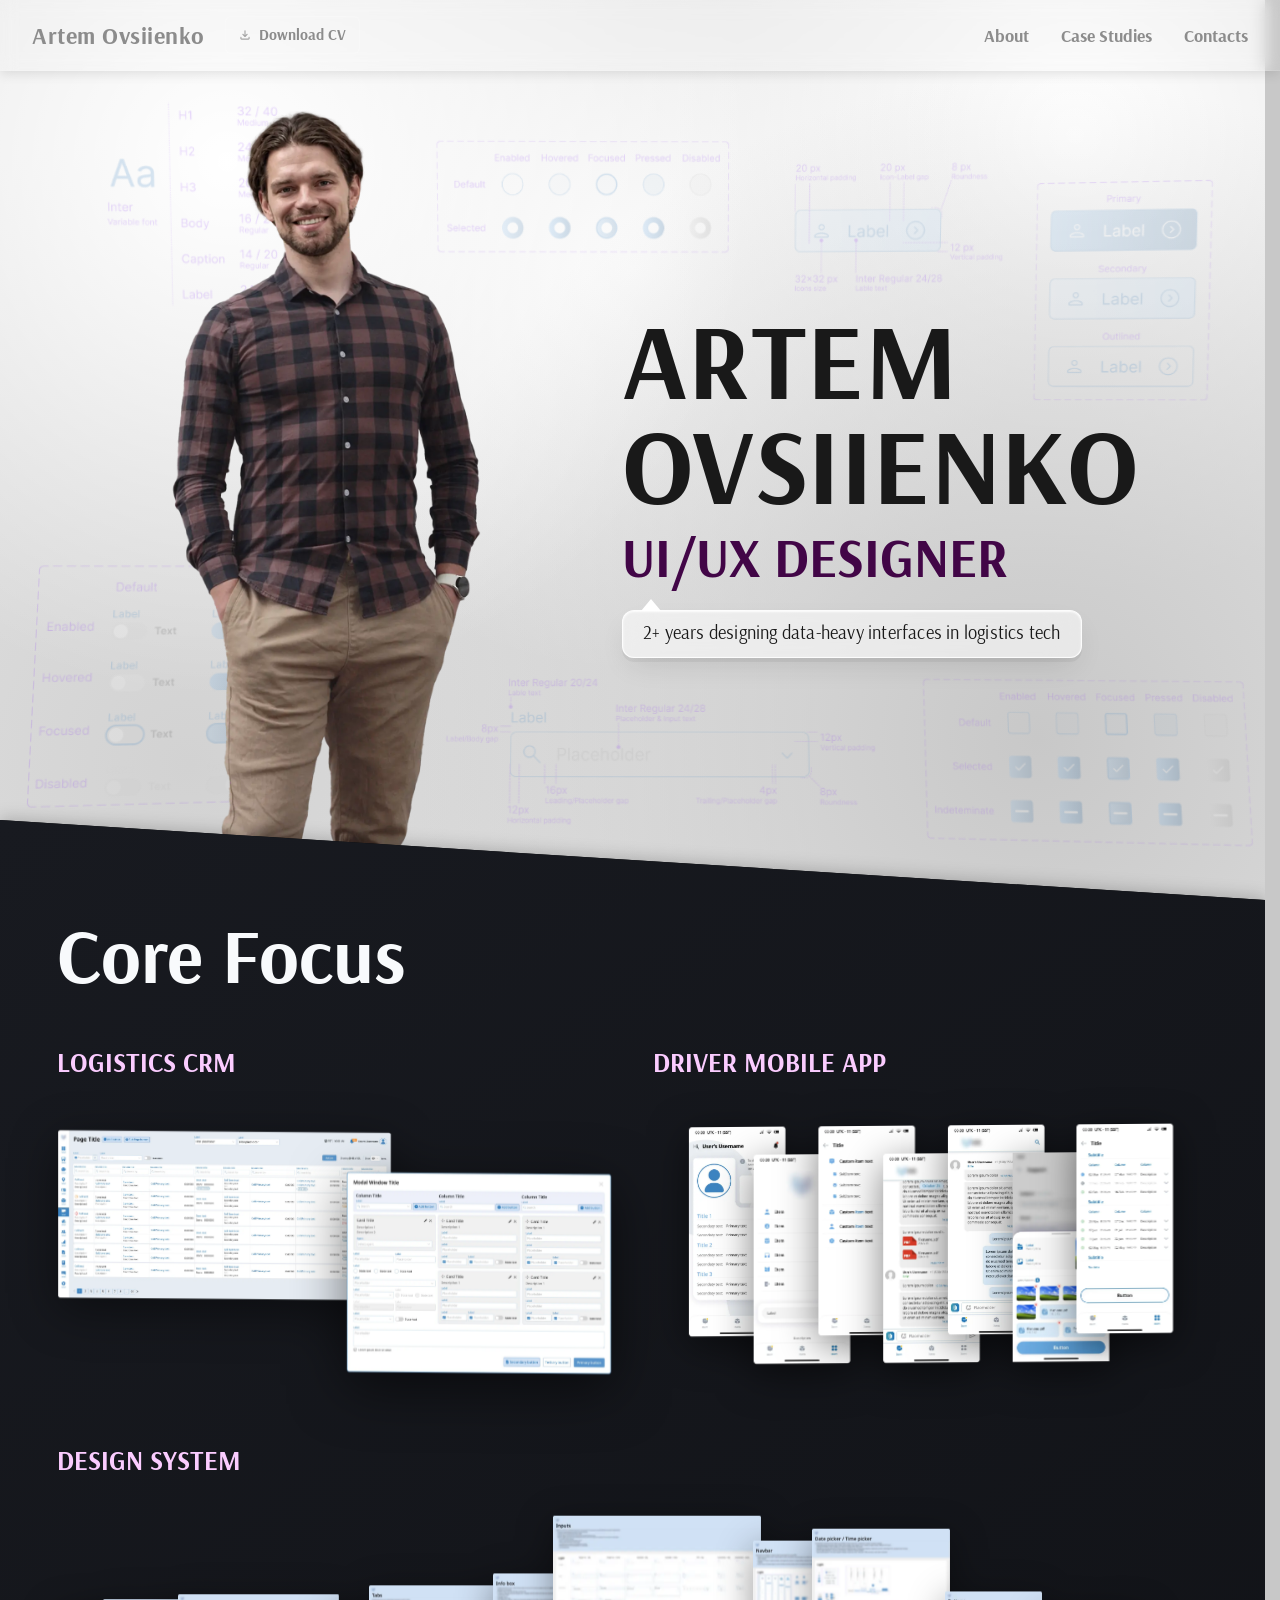
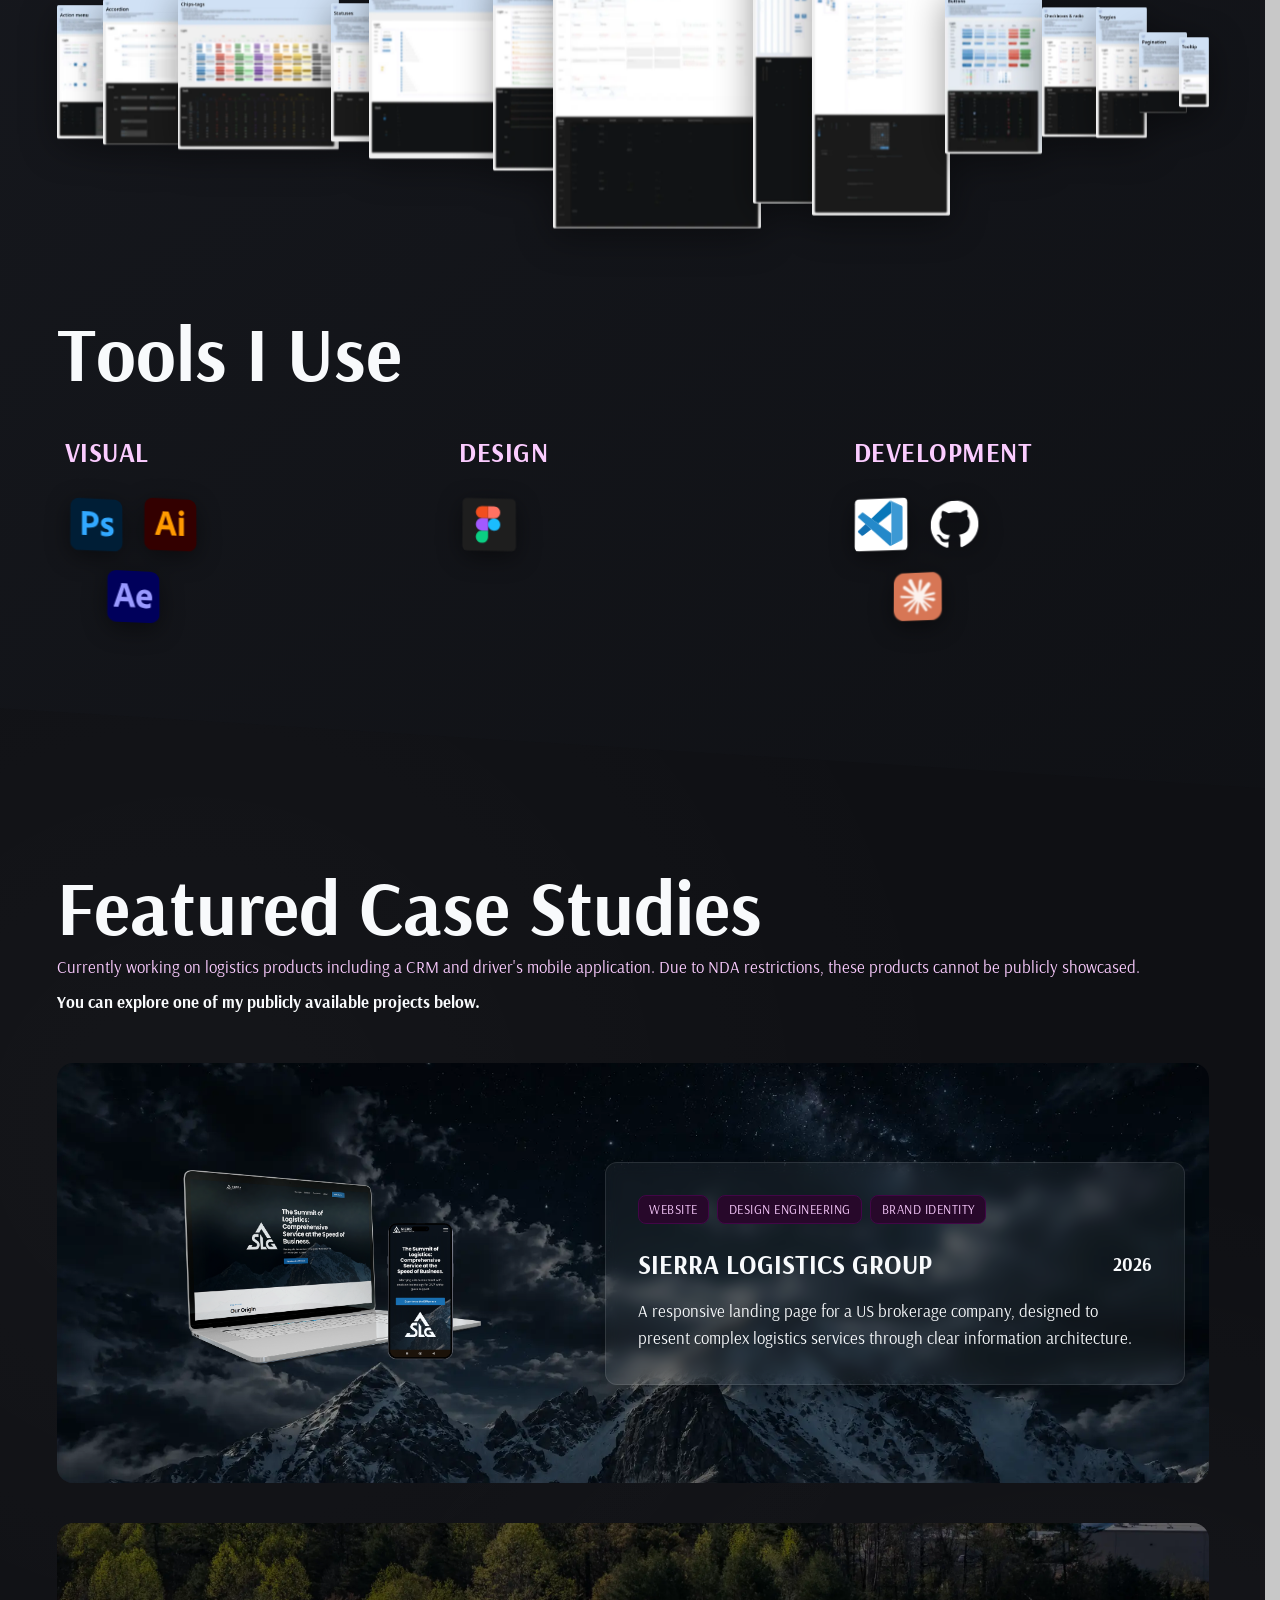
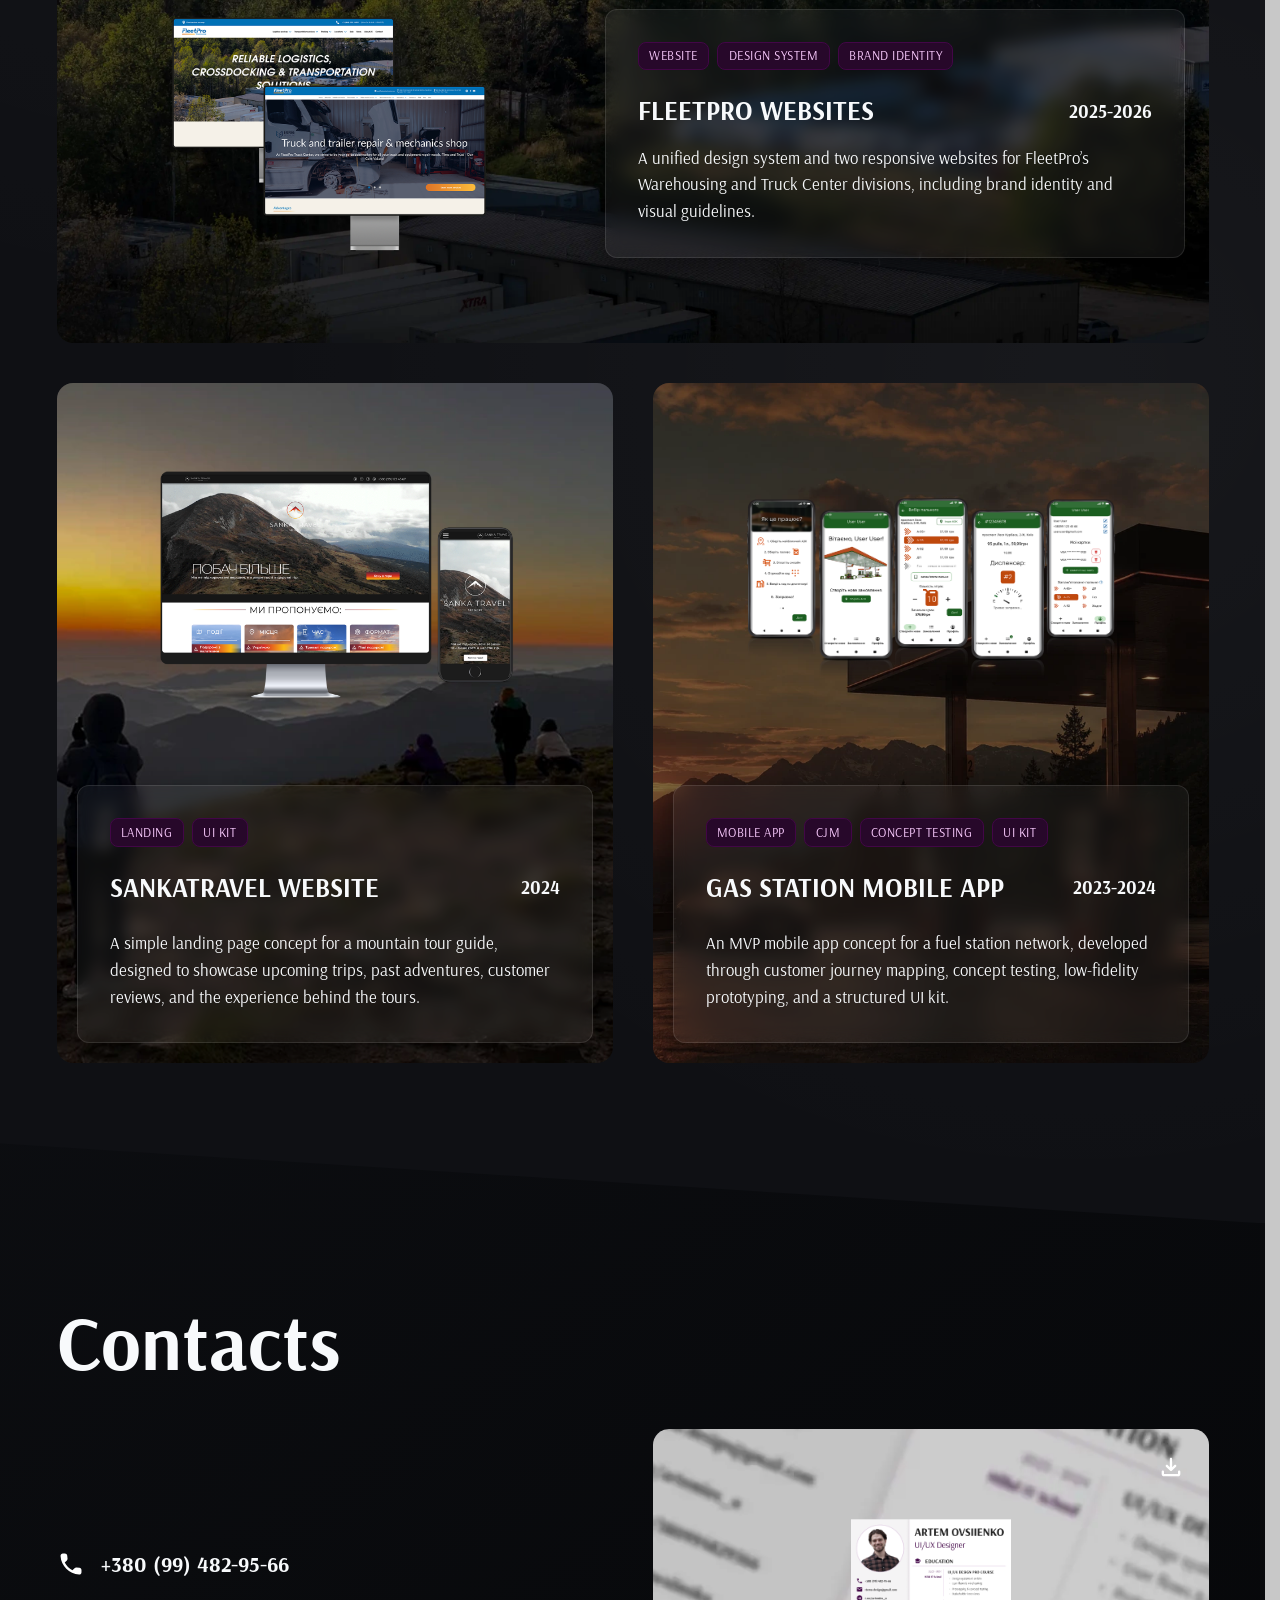
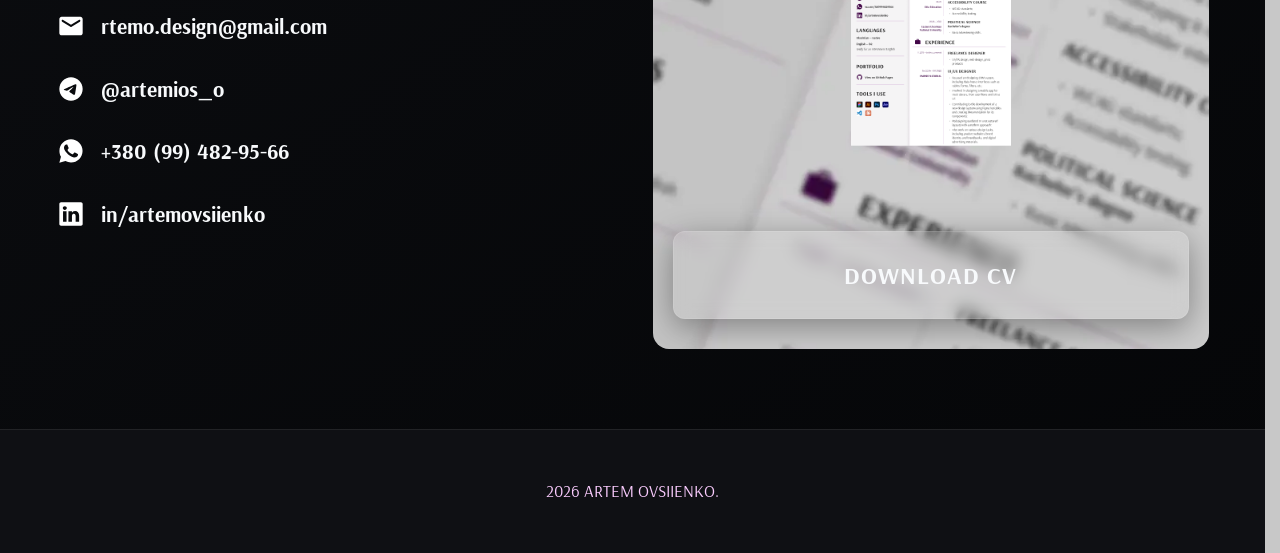
<file: index.html>
<!DOCTYPE html>
<html lang="en">
<head>
  <!-- Google tag (gtag.js) -->
  <script async src="https://www.googletagmanager.com/gtag/js?id=G-YPWF8V8Z2P"></script>
  <script>
    window.dataLayer = window.dataLayer || [];
    function gtag(){dataLayer.push(arguments);}
    gtag('js', new Date());

    gtag('config', 'G-YPWF8V8Z2P');
  </script>

  <meta charset="UTF-8" />
  <meta name="viewport" content="width=device-width, initial-scale=1.0" />
  <title>ARTEM OVSIIENKO — UI/UX Designer</title>

  <!-- Open Graph / Messenger Link Previews -->
  <meta property="og:type" content="website" />
  <meta property="og:url" content="https://rtemodesign.github.io/Portfolio/" />
  <meta property="og:site_name" content="Artem Ovsiienko Portfolio" />
  <meta property="og:title" content="ARTEM OVSIIENKO — UI/UX Designer" />
  <meta property="og:description" content="2+ years designing data-heavy interfaces in logistics tech." />
  <meta property="og:image" content="https://rtemodesign.github.io/Portfolio/Media/og-preview.png" />
  <meta property="og:image:type" content="image/png" />
  <meta property="og:image:width" content="1200" />
  <meta property="og:image:height" content="630" />

  <!-- Twitter / X Link Previews -->
  <meta name="twitter:card" content="summary_large_image" />
  <meta name="twitter:url" content="https://rtemodesign.github.io/Portfolio/" />
  <meta name="twitter:title" content="ARTEM OVSIIENKO — UI/UX Designer" />
  <meta name="twitter:description" content="2+ years designing data-heavy interfaces in logistics tech." />
  <meta name="twitter:image" content="https://rtemodesign.github.io/Portfolio/Media/og-preview.png" />
  
  <!-- Favicons & Manifest -->
  <link rel="icon" href="favicon.ico" sizes="any" />
  <link rel="icon" type="image/svg+xml" href="Media/icons/favicon.svg" />
  <link rel="icon" type="image/png" sizes="32x32" href="Media/icons/favicon-32x32.png" />
  <link rel="apple-touch-icon" href="Media/icons/apple-touch-icon.png" />
  <link rel="manifest" href="site.webmanifest" />

  <link rel="preconnect" href="https://fonts.googleapis.com">
  <link rel="preconnect" href="https://fonts.gstatic.com" crossorigin>
  <link href="https://fonts.googleapis.com/css2?family=Arsenal:ital,wght@0,400;0,700;1,400;1,700&display=swap" rel="stylesheet">
  
  <link rel="stylesheet" href="style.css" />
</head>
<body class="index-page">

  <header class="navbar navbar-home">
    <div class="logo-wrapper">
      <a href="index.html" class="logo">Artem Ovsiienko</a>
      <a href="Media/CV_Artem_Ovsiienko_UIUX.pdf" download class="header-cv-btn">
        <img src="Media/icons/download.svg" alt="" class="cv-icon" />
        <span>Download CV</span>
      </a>
    </div>
    <button class="nav-toggle" id="navToggle" aria-label="Toggle Navigation">
      <span class="bar"></span>
      <span class="bar"></span>
      <span class="bar"></span>
    </button>
    <nav class="nav-menu" id="navMenu">
      <a href="#about-me" class="nav-link">About</a>
      <a href="#work" class="nav-link">Case Studies</a>
      <a href="#contacts" class="nav-link">Contacts</a>
      <a href="Media/CV_Artem_Ovsiienko_UIUX.pdf" download class="nav-link nav-link-cv">Download CV</a>
    </nav>
  </header>

  <section id="about" class="hero-sticky-wrapper">
    <div class="hero-ui-layer" id="heroUiLayer">
      <!-- Desktop & Tablet Elements -->
      <img src="Media/hero/typography.png" alt="" class="ui-float ui-d ui-1" />
      <img src="Media/hero/radio.png" alt="" class="ui-float ui-d ui-2" />
      <img src="Media/hero/button1.png" alt="" class="ui-float ui-d ui-3" />
      <img src="Media/hero/button2.png" alt="" class="ui-float ui-d ui-4" />
      <img src="Media/hero/checkbox.png" alt="" class="ui-float ui-d ui-5" />
      <img src="Media/hero/input.png" alt="" class="ui-float ui-d ui-7" />
      <img src="Media/hero/toggle.png" alt="" class="ui-float ui-d ui-8" />

      <!-- Mobile Elements -->
      <img src="Media/hero/typographym.png" alt="" class="ui-float ui-m ui-m1" />
      <img src="Media/hero/radiom.png" alt="" class="ui-float ui-m ui-m2" />
      <img src="Media/hero/button1m.png" alt="" class="ui-float ui-m ui-m3" />
      <img src="Media/hero/button2m.png" alt="" class="ui-float ui-m ui-m4" />
      <img src="Media/hero/checkboxm.png" alt="" class="ui-float ui-m ui-m5" />
    </div>

    <div class="hero section section-hero">
      <div class="hero-container">
        <div class="hero-header-mobile">
          <h1 class="hero-title">ARTEM OVSIIENKO</h1>
          <p class="hero-lead">UI/UX Designer</p>
          <div class="hero-tagline-3d">
            <span>2+ years designing data-heavy interfaces in logistics tech</span>
          </div>
        </div>

        <div class="hero-img-wrapper">
          <img src="Media/hero/profile.webp" alt="Artem Ovsiienko" class="hero-photo" />
        </div>

        <div class="hero-text">
          <div class="hero-header-desktop">
            <h1 class="hero-title">ARTEM OVSIIENKO</h1>
            <p class="hero-lead">UI/UX Designer</p>
            <div class="hero-tagline-3d">
              <span>2+ years designing data-heavy interfaces in logistics tech</span>
            </div>
          </div>
        </div>
      </div>
    </div>
  </section>

  <div class="bg2-shadow-caster">
    <div class="main-scrolling-content">
      
      <!-- Core Focus Section -->
      <section id="about-me" class="section" style="padding-top: 1rem;">
        <div class="section-header">
          <h2>Core Focus</h2>
        </div>

        <!-- 3 Interactive Core Focus Elements -->
        <div class="focus-grid">
          <!-- 1. Top Left: Logistics CRM -->
          <div class="focus-card" data-focus="crm">
            <div class="focus-card-header">
              <h3>Logistics CRM</h3>
              <div class="focus-mobile-nda">
                <img src="Media/icons/attention.svg" alt="" class="focus-disclaimer-icon" />
                <span>Under NDA restrictions</span>
              </div>
            </div>
            <div class="focus-card-visual">
              <div class="focus-group focus-crm-group">
                <img src="Media/focus/crm1.webp" alt="Logistics CRM Overview" class="focus-anim-img crm-img-1" />
                <img src="Media/focus/crm2.webp" alt="Logistics CRM Details" class="focus-anim-img crm-img-2" />
              </div>
            </div>
            <div class="focus-mobile-details">
              <ul class="focus-mobile-list">
                <li class="focus-point-item">
                  <img src="Media/icons/data-heavy.svg" alt="" class="focus-point-icon" />
                  <div class="focus-point-text">
                    <b>Data-Heavy Interfaces:</b> Complex tables, multi-level filters, and forms for operational dispatch.
                  </div>
                </li>
                <li class="focus-point-item">
                  <img src="Media/icons/info-architecture.svg" alt="" class="focus-point-icon" />
                  <div class="focus-point-text">
                    <b>Information Architecture:</b> Clear visual hierarchy for scanning and sorting massive shipment data.
                  </div>
                </li>
                <li class="focus-point-item">
                  <img src="Media/icons/workflow.svg" alt="" class="focus-point-icon" />
                  <div class="focus-point-text">
                    <b>Workflow Optimization:</b> Structuring multi-step processes to cut daily operational friction.
                  </div>
                </li>
              </ul>
            </div>
          </div>

          <!-- 2. Top Right: Driver Mobile App -->
          <div class="focus-card" data-focus="driverapp">
            <div class="focus-card-header">
              <h3>Driver Mobile App</h3>
              <div class="focus-mobile-nda">
                <img src="Media/icons/attention.svg" alt="" class="focus-disclaimer-icon" />
                <span>Under NDA restrictions</span>
              </div>
            </div>
            <div class="focus-card-visual">
              <div class="focus-group focus-driver-group">
                <img src="Media/focus/driverapp1.webp" alt="Driver App 1" class="focus-anim-img driver-img driver-img-1" />
                <img src="Media/focus/driverapp2.webp" alt="Driver App 2" class="focus-anim-img driver-img driver-img-2" />
                <img src="Media/focus/driverapp3.webp" alt="Driver App 3" class="focus-anim-img driver-img driver-img-3" />
                <img src="Media/focus/driverapp4.webp" alt="Driver App 4" class="focus-anim-img driver-img driver-img-4" />
                <img src="Media/focus/driverapp5.webp" alt="Driver App 5" class="focus-anim-img driver-img driver-img-5" />
                <img src="Media/focus/driverapp6.webp" alt="Driver App 6" class="focus-anim-img driver-img driver-img-6" />
                <img src="Media/focus/driverapp7.webp" alt="Driver App 7" class="focus-anim-img driver-img driver-img-7" />
              </div>
            </div>
            <div class="focus-mobile-details">
              <ul class="focus-mobile-list">
                <li class="focus-point-item">
                  <img src="Media/icons/mobile.svg" alt="" class="focus-point-icon" />
                  <div class="focus-point-text">
                    <b>Mobile UX/UI:</b> Pixel-perfect screens with structured layouts and distinct component states.
                  </div>
                </li>
                <li class="focus-point-item">
                  <img src="Media/icons/concept.svg" alt="" class="focus-point-icon" />
                  <div class="focus-point-text">
                    <b>Concept to High-Fidelity:</b> Taking the product from initial concept to a production-ready mobile interface.
                  </div>
                </li>
                <li class="focus-point-item">
                  <img src="Media/icons/prototype.svg" alt="" class="focus-point-icon" />
                  <div class="focus-point-text">
                    <b>Prototyping:</b> Interactive prototypes built to validate user flows and conduct usability testing.
                  </div>
                </li>
              </ul>
            </div>
          </div>

          <!-- 3. Bottom Row: Design System -->
          <div class="focus-card focus-card-full" data-focus="ds">
            <div class="focus-card-header">
              <h3>Design System</h3>
              <div class="focus-mobile-nda">
                <img src="Media/icons/attention.svg" alt="" class="focus-disclaimer-icon" />
                <span>Under NDA restrictions</span>
              </div>
            </div>
            <div class="focus-card-visual">
              <div class="focus-group focus-ds-group">
                <!-- Left Wing frames -->
                <img src="Media/focus/ds13.webp" alt="DS 13" class="focus-anim-img ds-img-13" />
                <img src="Media/focus/ds14.webp" alt="DS 14" class="focus-anim-img ds-img-14" />
                <img src="Media/focus/ds10.webp" alt="DS 10" class="focus-anim-img ds-img-10" />
                <img src="Media/focus/ds9.webp"  alt="DS 9"  class="focus-anim-img ds-img-9" />
                <img src="Media/focus/ds6.webp"  alt="DS 6"  class="focus-anim-img ds-img-6" />
                <img src="Media/focus/ds5.webp"  alt="DS 5"  class="focus-anim-img ds-img-5" />

                <!-- Center Spine frames (hidden on mobile) -->
                <img src="Media/focus/ds2.webp"  alt="DS 2"  class="focus-anim-img ds-img-2" />
                <img src="Media/focus/ds12.webp" alt="DS 12" class="focus-anim-img ds-img-12" />
                <img src="Media/focus/ds8.webp"  alt="DS 8"  class="focus-anim-img ds-img-8" />

                <!-- Right Wing frames (ds7 and ds11 hidden on mobile) -->
                <img src="Media/focus/ds1.webp"  alt="DS 1"  class="focus-anim-img ds-img-1" />
                <img src="Media/focus/ds3.webp"  alt="DS 3"  class="focus-anim-img ds-img-3" />
                <img src="Media/focus/ds4.webp"  alt="DS 4"  class="focus-anim-img ds-img-4" />
                <img src="Media/focus/ds7.webp"  alt="DS 7"  class="focus-anim-img ds-img-7" />
                <img src="Media/focus/ds11.webp" alt="DS 11" class="focus-anim-img ds-img-11" />
              </div>
            </div>
            <div class="focus-mobile-details">
              <ul class="focus-mobile-list">
                <li class="focus-point-item">
                  <img src="Media/icons/comp-architecture.svg" alt="" class="focus-point-icon" />
                  <div class="focus-point-text">
                    <b>Component Architecture:</b> Scalable, multi-state UI elements ensuring visual consistency across platforms.
                  </div>
                </li>
                <li class="focus-point-item">
                  <img src="Media/icons/variables.svg" alt="" class="focus-point-icon" />
                  <div class="focus-point-text">
                    <b>Figma Variables & Tokens:</b> Centralized management for colors, typography, and spacing modes.
                  </div>
                </li>
                <li class="focus-point-item">
                  <img src="Media/icons/documentation.svg" alt="" class="focus-point-icon" />
                  <div class="focus-point-text">
                    <b>Specs & Documentation:</b> Clear implementation guidelines to simplify handoff and accelerate frontend delivery.
                  </div>
                </li>
              </ul>
            </div>
          </div>
        </div>

        <!-- Tools Integrated Block -->
        <div style="margin-top: 4.5rem;">
          <div class="section-header" style="margin-bottom: 2.5rem;">
            <h2>Tools I Use</h2>
          </div>

          <div class="tools-columns-grid">
            <!-- Left Column: Visual -->
            <div class="tools-column">
              <h3 class="tools-column-title">Visual</h3>
              <div class="tools-icon-grid-triangle">
                <div class="tool-card-item">
                  <img src="Media/icons/photoshop.svg" alt="Adobe Photoshop" class="tool-card-icon tool-float-icon" />
                  <div class="tool-tooltip tooltip-right">
                    <h4 class="tooltip-title">
                      Adobe Photoshop
                      <svg class="tool-chevron" viewBox="0 0 24 24" fill="none" stroke="currentColor" stroke-width="2.5" stroke-linecap="round" stroke-linejoin="round">
                        <polyline points="6 9 12 15 18 9"></polyline>
                      </svg>
                    </h4>
                    <ul class="tooltip-list">
                      <li>Image editing</li>
                      <li>Visual assets & mockups</li>
                    </ul>
                  </div>
                </div>

                <div class="tool-card-item">
                  <img src="Media/icons/illustrator.svg" alt="Adobe Illustrator" class="tool-card-icon tool-float-icon" />
                  <div class="tool-tooltip tooltip-right">
                    <h4 class="tooltip-title">
                      Adobe Illustrator
                      <svg class="tool-chevron" viewBox="0 0 24 24" fill="none" stroke="currentColor" stroke-width="2.5" stroke-linecap="round" stroke-linejoin="round">
                        <polyline points="6 9 12 15 18 9"></polyline>
                      </svg>
                    </h4>
                    <ul class="tooltip-list">
                      <li>Vector graphics</li>
                      <li>Branding</li>
                    </ul>
                  </div>
                </div>

                <div class="tool-card-item tool-item-bottom">
                  <img src="Media/icons/aftereffects.svg" alt="Adobe After Effects" class="tool-card-icon tool-float-icon" />
                  <div class="tool-tooltip tooltip-right">
                    <h4 class="tooltip-title">
                      Adobe After Effects
                      <svg class="tool-chevron" viewBox="0 0 24 24" fill="none" stroke="currentColor" stroke-width="2.5" stroke-linecap="round" stroke-linejoin="round">
                        <polyline points="6 9 12 15 18 9"></polyline>
                      </svg>
                    </h4>
                    <ul class="tooltip-list">
                      <li>Motion for basic animations</li>
                    </ul>
                  </div>
                </div>
              </div>
            </div>

            <!-- Central Column: Design -->
            <div class="tools-column">
              <h3 class="tools-column-title">Design</h3>
              <div class="tools-icon-single">
                <div class="tool-card-item">
                  <img src="Media/icons/figma.svg" alt="Figma" class="tool-card-icon tool-float-icon" />
                  <div class="tool-tooltip tooltip-right">
                    <h4 class="tooltip-title">
                      Figma
                      <svg class="tool-chevron" viewBox="0 0 24 24" fill="none" stroke="currentColor" stroke-width="2.5" stroke-linecap="round" stroke-linejoin="round">
                        <polyline points="6 9 12 15 18 9"></polyline>
                      </svg>
                    </h4>
                    <ul class="tooltip-list">
                      <li>UI/UX</li>
                      <li>Variables</li>
                      <li>Design systems</li>
                      <li>Wireframing</li>
                      <li>Prototyping</li>
                    </ul>
                  </div>
                </div>
              </div>
            </div>

            <!-- Right Column: Development -->
            <div class="tools-column">
              <h3 class="tools-column-title">Development</h3>
              <div class="tools-icon-grid-triangle">
                <div class="tool-card-item">
                  <img src="Media/icons/vscode.svg" alt="Visual Studio Code" class="tool-card-icon tool-float-icon" />
                  <div class="tool-tooltip tooltip-left">
                    <h4 class="tooltip-title">
                      Visual Studio Code
                      <svg class="tool-chevron" viewBox="0 0 24 24" fill="none" stroke="currentColor" stroke-width="2.5" stroke-linecap="round" stroke-linejoin="round">
                        <polyline points="6 9 12 15 18 9"></polyline>
                      </svg>
                    </h4>
                    <ul class="tooltip-list">
                      <li>Website development</li>
                      <li>Front-end implementation</li>
                    </ul>
                  </div>
                </div>

                <div class="tool-card-item">
                  <img src="Media/icons/github.svg" alt="GitHub" class="tool-card-icon tool-float-icon" />
                  <div class="tool-tooltip tooltip-left">
                    <h4 class="tooltip-title">
                      GitHub
                      <svg class="tool-chevron" viewBox="0 0 24 24" fill="none" stroke="currentColor" stroke-width="2.5" stroke-linecap="round" stroke-linejoin="round">
                        <polyline points="6 9 12 15 18 9"></polyline>
                      </svg>
                    </h4>
                    <ul class="tooltip-list">
                      <li>Code hosting</li>
                      <li>Website deployment</li>
                      <li>Version control</li>
                    </ul>
                  </div>
                </div>

                <div class="tool-card-item tool-item-bottom">
                  <img src="Media/icons/claude.svg" alt="Claude" class="tool-card-icon tool-float-icon" />
                  <div class="tool-tooltip tooltip-left">
                    <h4 class="tooltip-title">
                      Claude
                      <svg class="tool-chevron" viewBox="0 0 24 24" fill="none" stroke="currentColor" stroke-width="2.5" stroke-linecap="round" stroke-linejoin="round">
                        <polyline points="6 9 12 15 18 9"></polyline>
                      </svg>
                    </h4>
                    <ul class="tooltip-list">
                      <li>AI-assisted design & development</li>
                    </ul>
                  </div>
                </div>
              </div>
            </div>
          </div>
        </div>
      </section>

      <!-- Featured Case Studies Section -->
      <section id="work" class="section-elevated-wrapper">
        <div class="section">
          <div class="section-header">
            <h2>Featured Case Studies</h2>
            <p class="nda-text">Currently working on logistics products including a CRM and driver's mobile application. Due to NDA restrictions, these products cannot be publicly showcased.</p>
            <p class="sub-text">You can explore one of my publicly available projects below.</p>
          </div>

          <!-- Main 3-Column Full-Width Cards -->
          <div class="cards-grid">
            <div class="card card-full">
              <img src="Media/sierra_preview_BG.webp" alt="" class="card-bg-img" />
              
              <!-- Mobile Header Output -->
              <div class="card-mobile-header">
                <div class="card-mobile-title-row">
                  <h3>Sierra Logistics Group</h3>
                  <span class="card-year">2026</span>
                </div>
                <div class="tag-group">
                  <span class="card-tag">WEBSITE</span>
                  <span class="card-tag">DESIGN ENGINEERING</span>
                  <span class="card-tag">BRAND IDENTITY</span>
                </div>
              </div>

              <div class="card-visual">
                <img src="Media/sierra_preview_mockup.png" alt="" class="card-mockup-img" />
              </div>
              
              <div class="card-glass-holder">
                <!-- Desktop Header Output -->
                <div class="card-desktop-header">
                  <div class="tag-group">
                    <span class="card-tag">WEBSITE</span>
                    <span class="card-tag">DESIGN ENGINEERING</span>
                    <span class="card-tag">BRAND IDENTITY</span>
                  </div>
                  <div class="card-glass-header">
                    <h3>Sierra Logistics Group</h3>
                    <span class="card-year">2026</span>
                  </div>
                </div>
                <p class="card-desc">A responsive landing page for a US brokerage company, designed to present complex logistics services through clear information architecture.</p>
              </div>

              <!-- Mobile Learn More Button -->
              <a href="sierralogisticsgroup.html" class="btn-learn-more">
                Learn more
                <svg viewBox="0 0 24 24" fill="none" stroke="currentColor" stroke-width="2" stroke-linecap="round" stroke-linejoin="round">
                  <line x1="5" y1="12" x2="19" y2="12"></line>
                  <polyline points="12 5 19 12 12 19"></polyline>
                </svg>
              </a>
              
              <!-- Desktop whole-card link overlay -->
              <a href="sierralogisticsgroup.html" class="desktop-link-overlay" aria-label="View Sierra Logistics Group case"></a>
            </div>

            <div class="card card-full">
              <img src="Media/fleetpro_preview_BG.webp" alt="" class="card-bg-img" />
              
              <!-- Mobile Header Output -->
              <div class="card-mobile-header">
                <div class="card-mobile-title-row">
                  <h3>FleetPro websites</h3>
                  <span class="card-year">2025-2026</span>
                </div>
                <div class="tag-group">
                  <span class="card-tag">WEBSITE</span>
                  <span class="card-tag">DESIGN SYSTEM</span>
                  <span class="card-tag">BRAND IDENTITY</span>
                </div>
              </div>

              <div class="card-visual">
                <img src="Media/fleetpro_preview_mockup.png" alt="" class="card-mockup-img" />
              </div>

              <div class="card-glass-holder">
                <!-- Desktop Header Output -->
                <div class="card-desktop-header">
                  <div class="tag-group">
                    <span class="card-tag">WEBSITE</span>
                    <span class="card-tag">DESIGN SYSTEM</span>
                    <span class="card-tag">BRAND IDENTITY</span>
                  </div>
                  <div class="card-glass-header">
                    <h3>FleetPro websites</h3>
                    <span class="card-year">2025-2026</span>
                  </div>
                </div>
                <p class="card-desc">A unified design system and two responsive websites for FleetPro’s Warehousing and Truck Center divisions, including brand identity and visual guidelines.</p>
              </div>

              <!-- Mobile Learn More Button -->
              <a href="fleetpro.html" class="btn-learn-more">
                Learn more
                <svg viewBox="0 0 24 24" fill="none" stroke="currentColor" stroke-width="2" stroke-linecap="round" stroke-linejoin="round">
                  <line x1="5" y1="12" x2="19" y2="12"></line>
                  <polyline points="12 5 19 12 12 19"></polyline>
                </svg>
              </a>

              <!-- Desktop whole-card link overlay -->
              <a href="fleetpro.html" class="desktop-link-overlay" aria-label="View FleetPro websites case"></a>
            </div>
          </div>

          <!-- Secondary 2-Column Stacked Cards -->
          <div class="cards-grid-two" style="margin-top: 2.5rem;">
            <div class="card card-stacked">
              <img src="Media/sankatravel_preview_BG.webp" alt="" class="card-bg-img" />
              
              <!-- Mobile Header Output -->
              <div class="card-mobile-header">
                <div class="card-mobile-title-row">
                  <h3>SankaTravel website</h3>
                  <span class="card-year">2024</span>
                </div>
                <div class="tag-group">
                  <span class="card-tag">LANDING</span>
                  <span class="card-tag">UI KIT</span>
                </div>
              </div>

              <div class="card-visual-top">
                <img src="Media/sankatravel_preview_mockup.png" alt="" class="card-mockup-img" />
              </div>

              <div class="card-glass-holder">
                <!-- Desktop Header Output -->
                <div class="card-desktop-header">
                  <div class="tag-group">
                    <span class="card-tag">LANDING</span>
                    <span class="card-tag">UI KIT</span>
                  </div>
                  <div class="card-glass-header">
                    <h3>SankaTravel website</h3>
                    <span class="card-year">2024</span>
                  </div>
                </div>
                <p class="card-desc">A simple landing page concept for a mountain tour guide, designed to showcase upcoming trips, past adventures, customer reviews, and the experience behind the tours.</p>
              </div>

              <!-- Mobile Learn More Button -->
              <a href="sierralogisticsgroup.html" class="btn-learn-more">
                Learn more
                <svg viewBox="0 0 24 24" fill="none" stroke="currentColor" stroke-width="2" stroke-linecap="round" stroke-linejoin="round">
                  <line x1="5" y1="12" x2="19" y2="12"></line>
                  <polyline points="12 5 19 12 12 19"></polyline>
                </svg>
              </a>

              <!-- Desktop whole-card link overlay -->
              <a href="sankatravel.html" class="desktop-link-overlay" aria-label="View SankaTravel website case"></a>
            </div>

            <div class="card card-stacked">
              <img src="Media/gasstation_preview_BG.webp" alt="" class="card-bg-img" />
              
              <!-- Mobile Header Output -->
              <div class="card-mobile-header">
                <div class="card-mobile-title-row">
                  <h3>Gas Station mobile app</h3>
                  <span class="card-year">2023-2024</span>
                </div>
                <div class="tag-group">
                  <span class="card-tag">MOBILE APP</span>
                  <span class="card-tag">CJM</span>
                  <span class="card-tag">CONCEPT TESTING</span>
                  <span class="card-tag">UI KIT</span>
                </div>
              </div>

              <div class="card-visual-top">
                <img src="Media/gasstation_preview_mockup.png" alt="" class="card-mockup-img" />
              </div>

              <div class="card-glass-holder">
                <!-- Desktop Header Output -->
                <div class="card-desktop-header">
                  <div class="tag-group">
                    <span class="card-tag">MOBILE APP</span>
                    <span class="card-tag">CJM</span>
                    <span class="card-tag">CONCEPT TESTING</span>
                    <span class="card-tag">UI KIT</span>
                  </div>
                  <div class="card-glass-header">
                    <h3>Gas Station mobile app</h3>
                    <span class="card-year">2023-2024</span>
                  </div>
                </div>
                <p class="card-desc">An MVP mobile app concept for a fuel station network, developed through customer journey mapping, concept testing, low-fidelity prototyping, and a structured UI kit.</p>
              </div>

              <!-- Mobile Learn More Button -->
              <a href="gasstation.html" class="btn-learn-more">
                Learn more
                <svg viewBox="0 0 24 24" fill="none" stroke="currentColor" stroke-width="2" stroke-linecap="round" stroke-linejoin="round">
                  <line x1="5" y1="12" x2="19" y2="12"></line>
                  <polyline points="12 5 19 12 12 19"></polyline>
                </svg>
              </a>

              <!-- Desktop whole-card link overlay -->
              <a href="gasstation.html" class="desktop-link-overlay" aria-label="View Gas Station mobile app case"></a>
            </div>
          </div>
        </div>
      </section>

      <section id="contacts" class="section contact-section-clean">
        <div class="section-header">
          <h2>Contacts</h2>
        </div>

        <div class="contact-grid-two">
          <div class="contact-list">
            <a href="tel:+380994829566" class="contact-item">
              <img src="Media/icons/phone.svg" alt="" class="contact-icon" />
              <span>+380 (99) 482-95-66</span>
            </a>
            <a href="mailto:rtemo.design@gmail.com" class="contact-item">
              <img src="Media/icons/email.svg" alt="" class="contact-icon" />
              <span>rtemo.design@gmail.com</span>
            </a>
            <a href="https://t.me/artemios_o" target="_blank" rel="noopener" class="contact-item">
              <img src="Media/icons/telegram.svg" alt="" class="contact-icon" />
              <span>@artemios_o</span>
            </a>
            <a href="https://wa.me/380994829566" target="_blank" rel="noopener" class="contact-item">
              <img src="Media/icons/whatsapp.svg" alt="" class="contact-icon" />
              <span>+380 (99) 482-95-66</span>
            </a>
            <a href="https://linkedin.com/in/artemovsiienko" target="_blank" rel="noopener" class="contact-item">
              <img src="Media/icons/linkedin.svg" alt="" class="contact-icon" />
              <span>in/artemovsiienko</span>
            </a>
          </div>

          <a href="Media/CV_Artem_Ovsiienko_UIUX.pdf" download class="card card-stacked card-cv">
            <img src="Media/cv_BG.webp" alt="" class="card-bg-img" />
            <div class="card-visual-top">
              <img src="Media/icons/download.svg" alt="" class="card-corner-icon" />
              <img src="Media/cv.png" alt="" class="card-mockup-img" />
            </div>
            <div class="card-glass-holder card-glass-holder-cv">
              <h3 class="cv-title-centered">DOWNLOAD CV</h3>
            </div>
          </a>
        </div>
      </section>

      <!-- Footer in Separate Standalone Section -->
      <section class="footer-section-wrapper">
        <footer>
          <p class="footer-text">2026 ARTEM OVSIIENKO.</p>
        </footer>
      </section>

    </div>
  </div>

  <!-- "Take & Show" Dynamic Transition Overlay (Desktop FLIP Modal) -->
  <div class="focus-backdrop" id="focusBackdrop"></div>

  <div class="focus-expanded-view" id="focusExpandedView" aria-hidden="true">
    <div class="focus-top-shadow"></div>
    <button class="focus-modal-close" id="focusModalClose" aria-label="Close">
      <svg viewBox="0 0 24 24" fill="none" stroke="currentColor" stroke-width="2.2" stroke-linecap="round" stroke-linejoin="round">
        <line x1="18" y1="6" x2="6" y2="18"></line>
        <line x1="6" y1="6" x2="18" y2="18"></line>
      </svg>
    </button>
    <div class="focus-expanded-content">
      <h2 class="focus-expanded-title" id="focusExpandedTitle"></h2>
      <div class="focus-expanded-disclaimer">
        <img src="Media/icons/attention.svg" alt="" class="focus-disclaimer-icon" />
        <span class="focus-disclaimer-text">Due to NDA restrictions, this product cannot be publicly showcased.</span>
      </div>
      <div class="focus-expanded-stage">
        <div class="focus-expanded-img-slot" id="focusExpandedImgSlot">
          <!-- Illustration groups fly here smoothly via FLIP -->
        </div>
        <div class="focus-modal-liquid-frame" id="focusModalLiquidFrame">
          <ul class="focus-modal-list" id="focusModalList"></ul>
        </div>
      </div>
    </div>
  </div>

  <script src="script.js"></script>
</body>
</html>
</file>
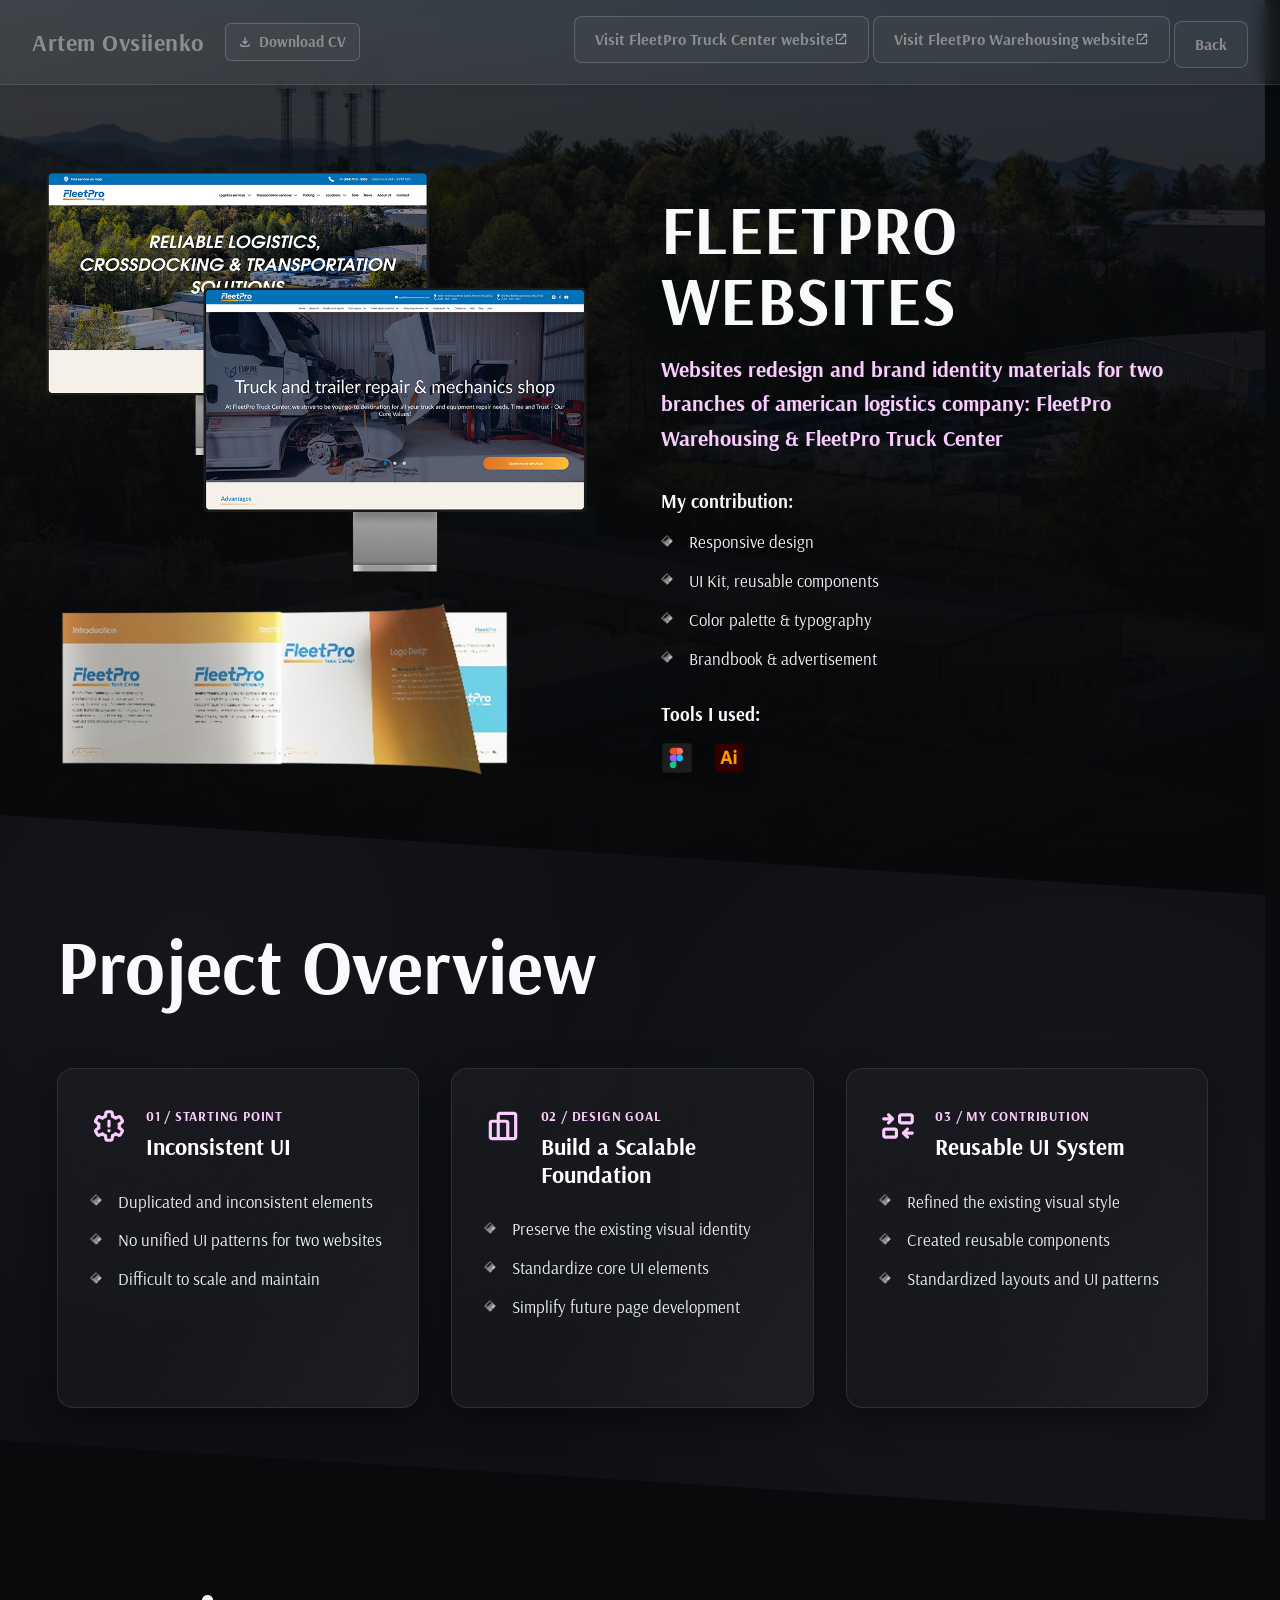
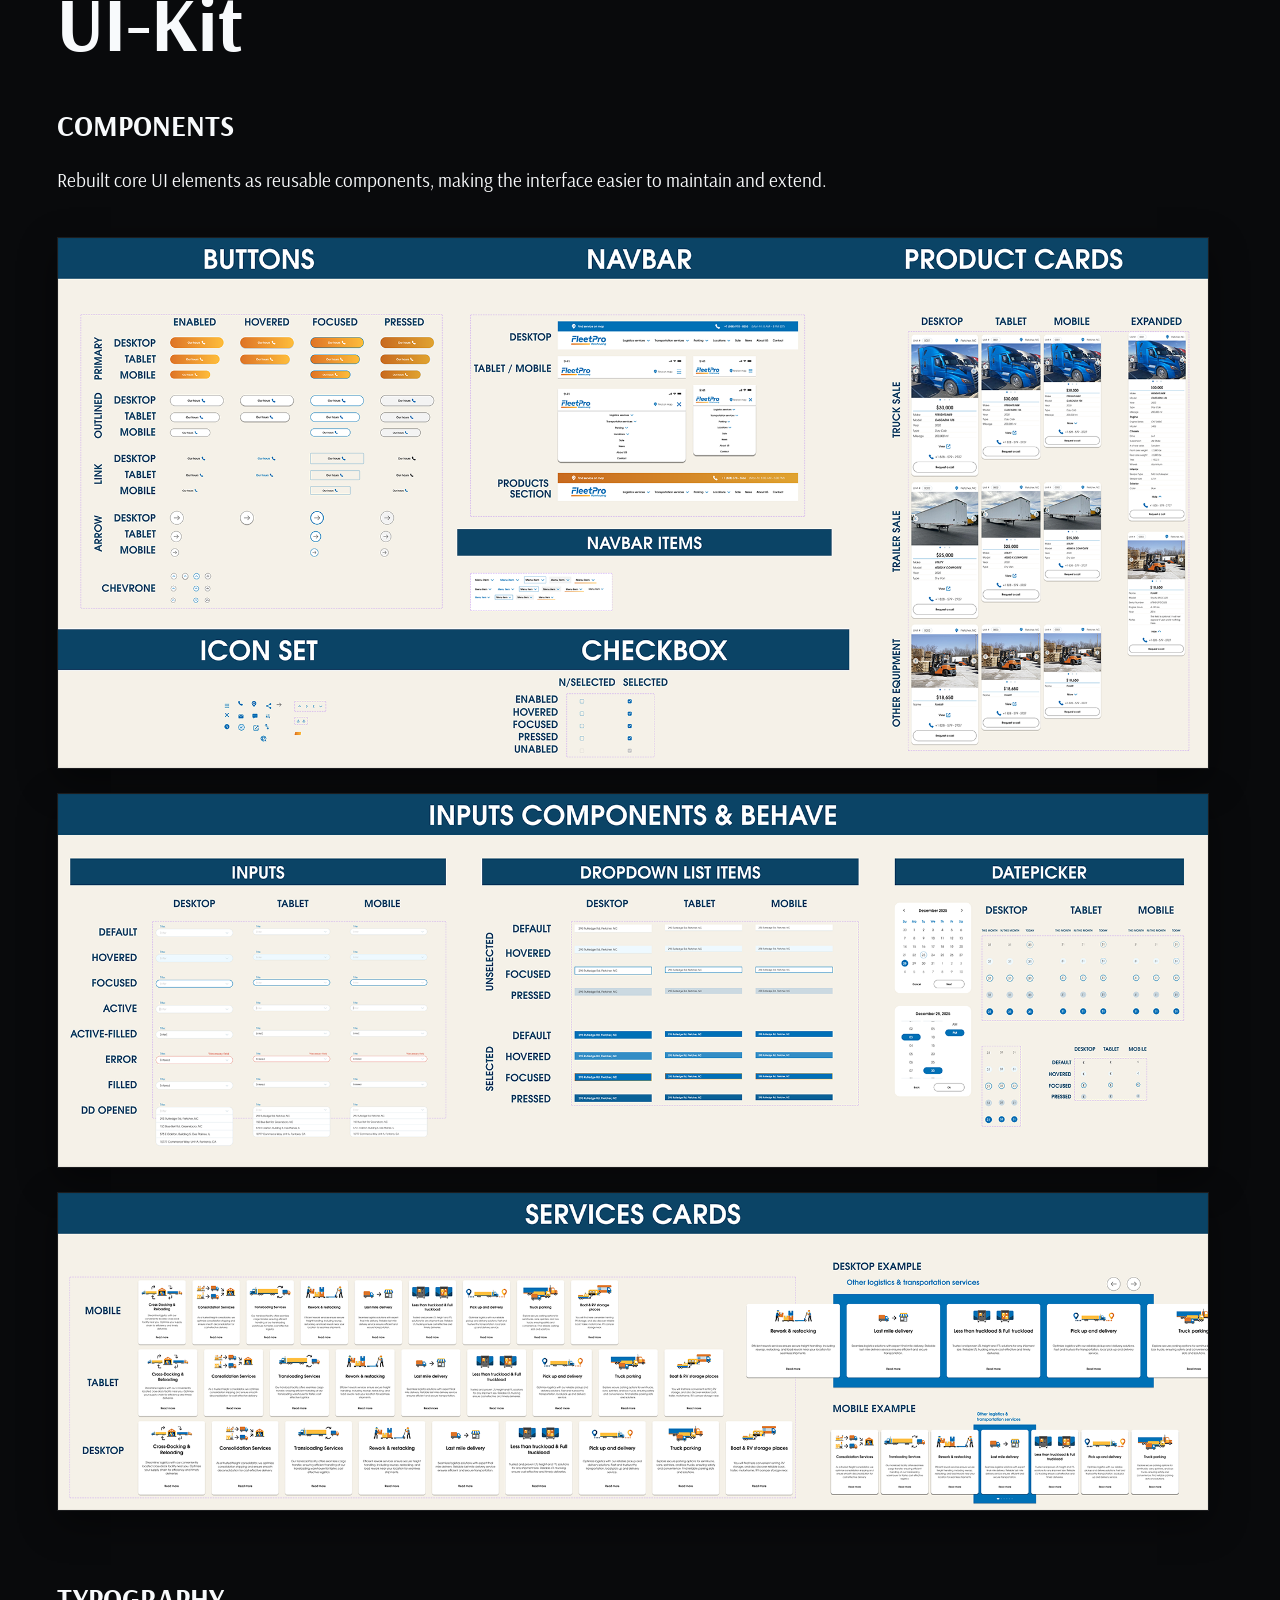
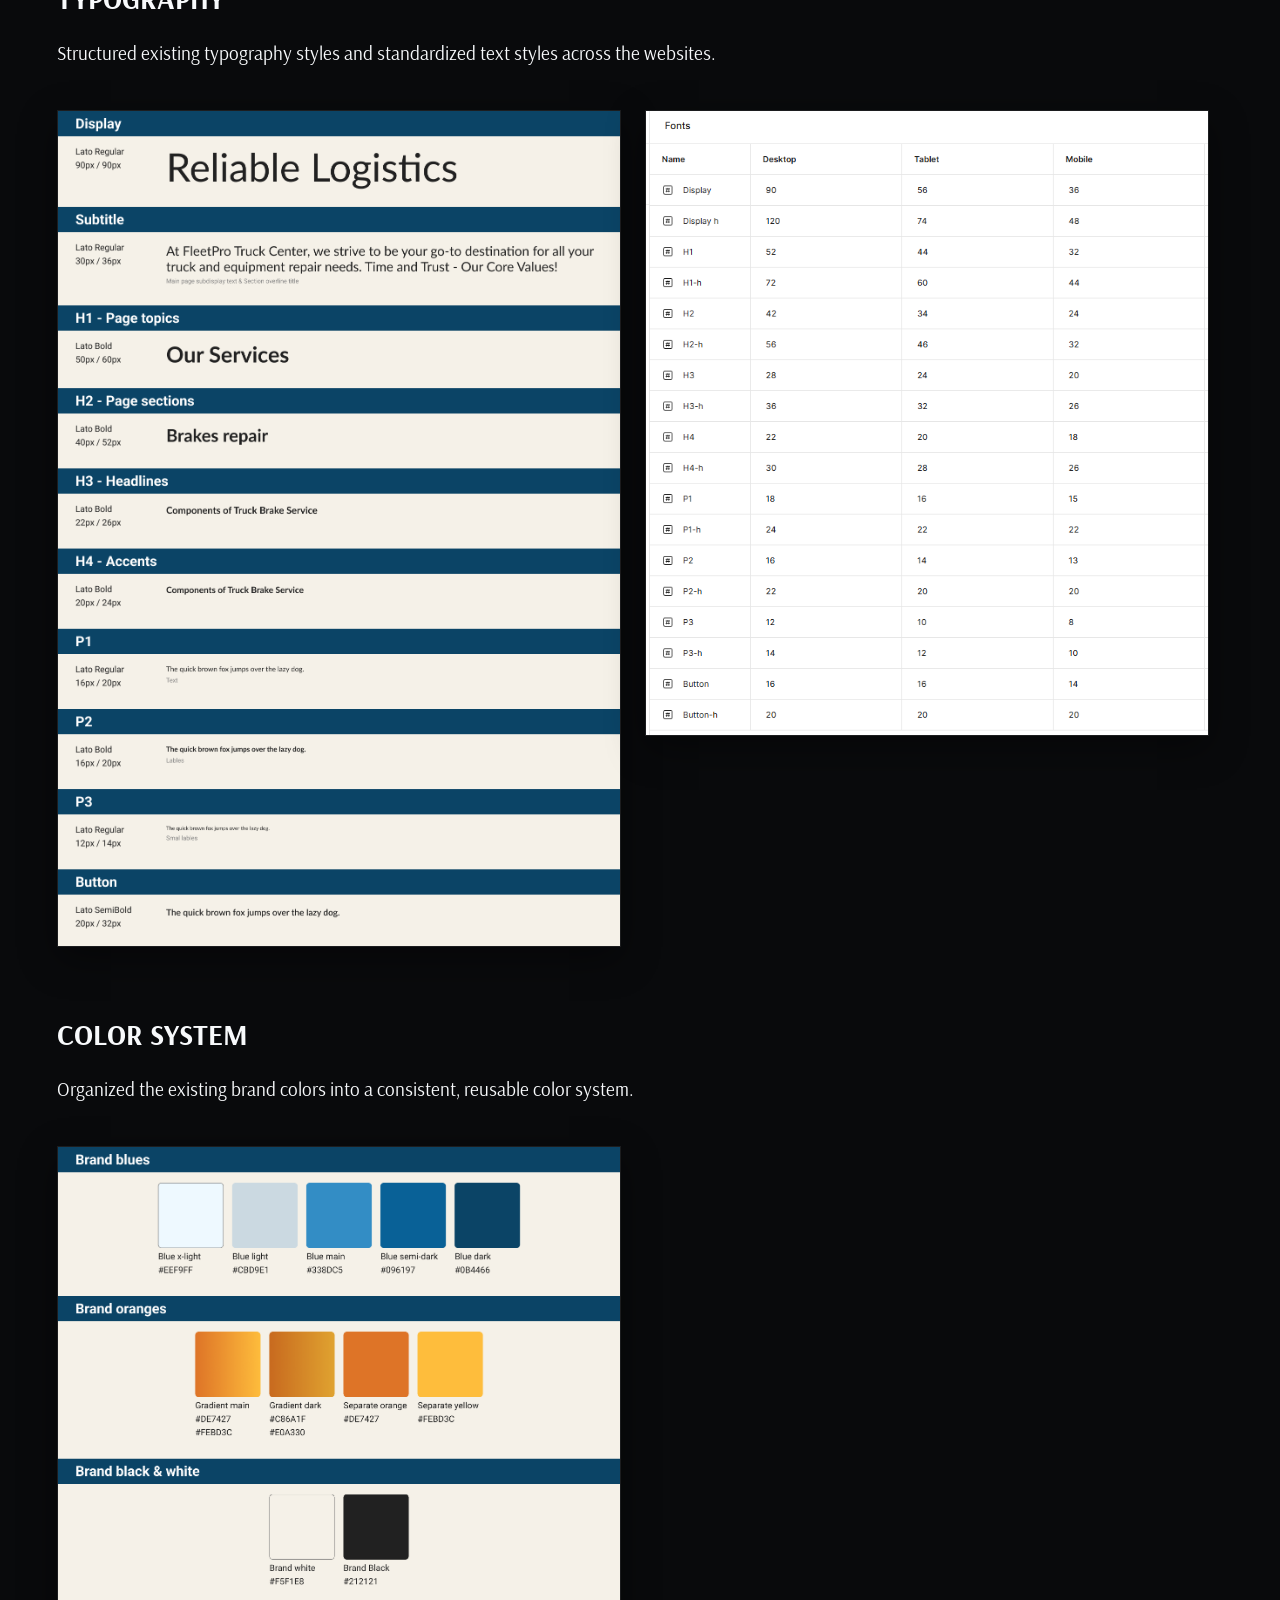
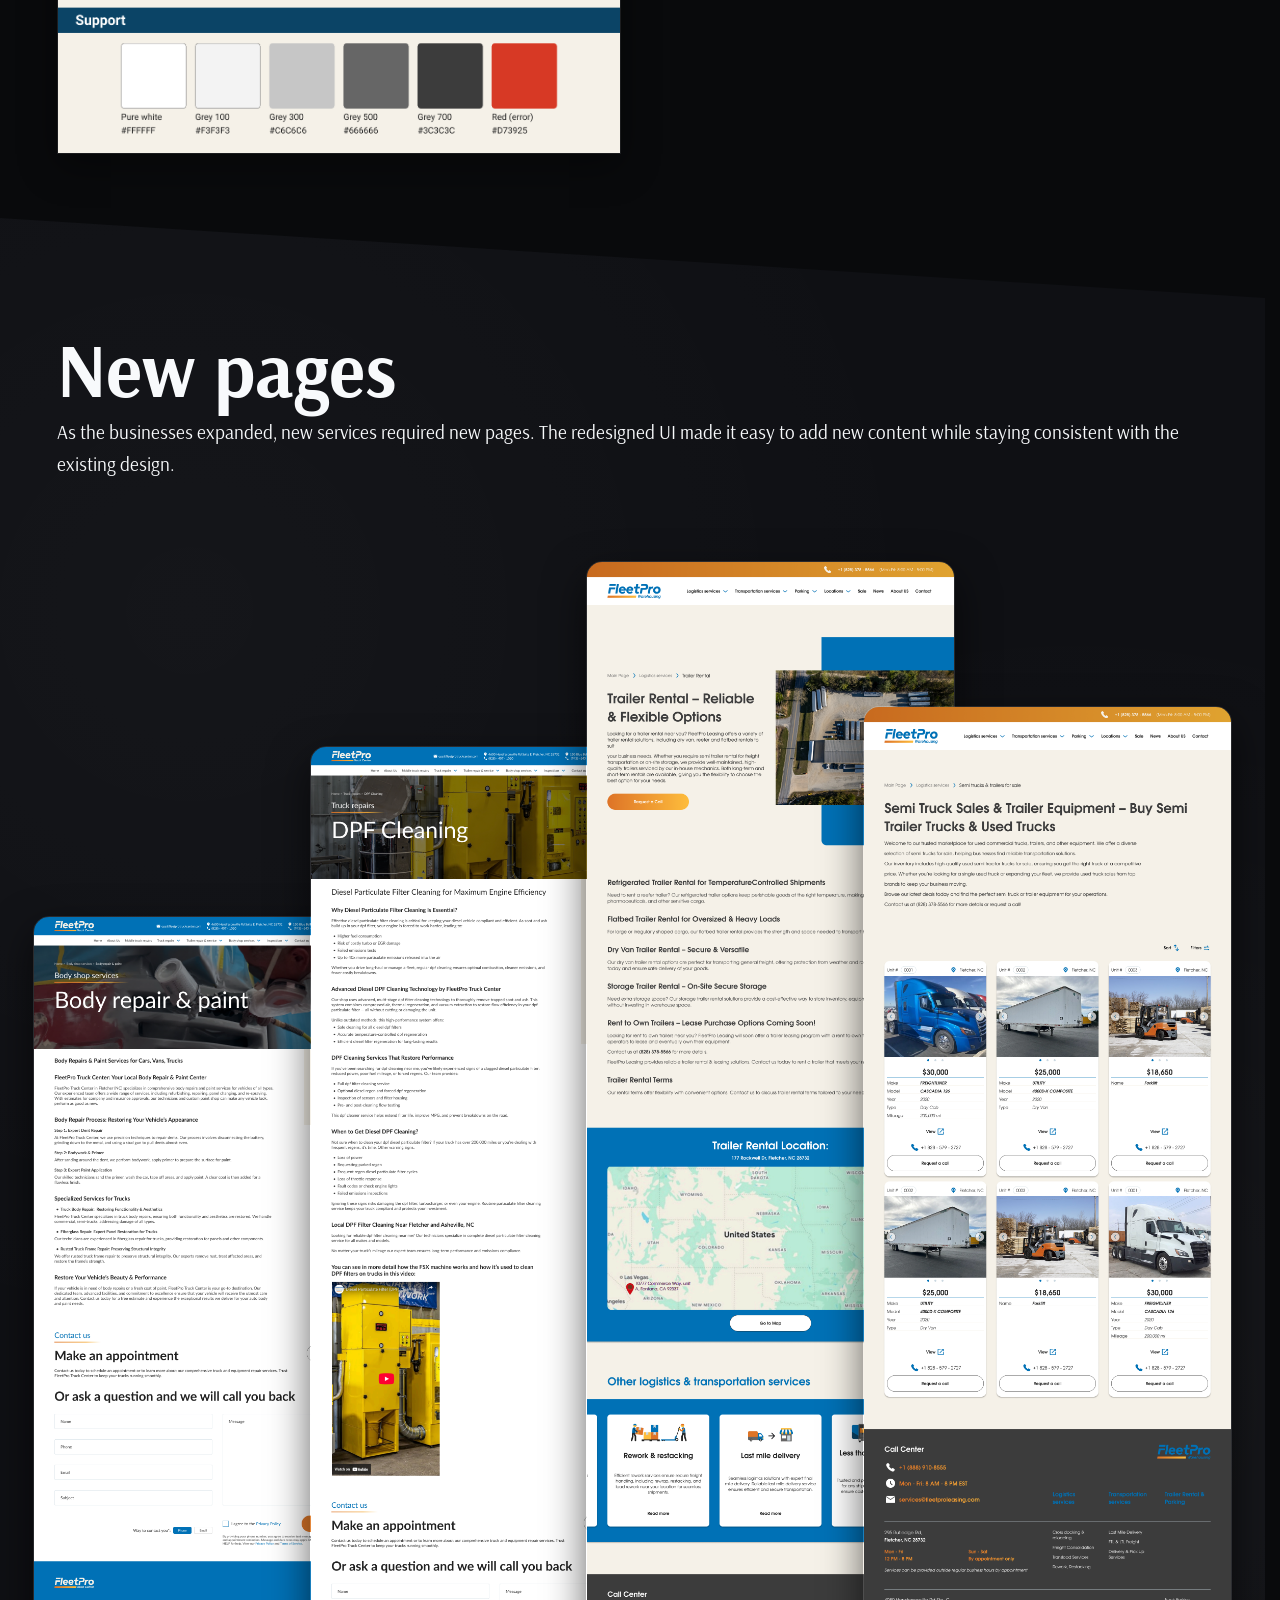
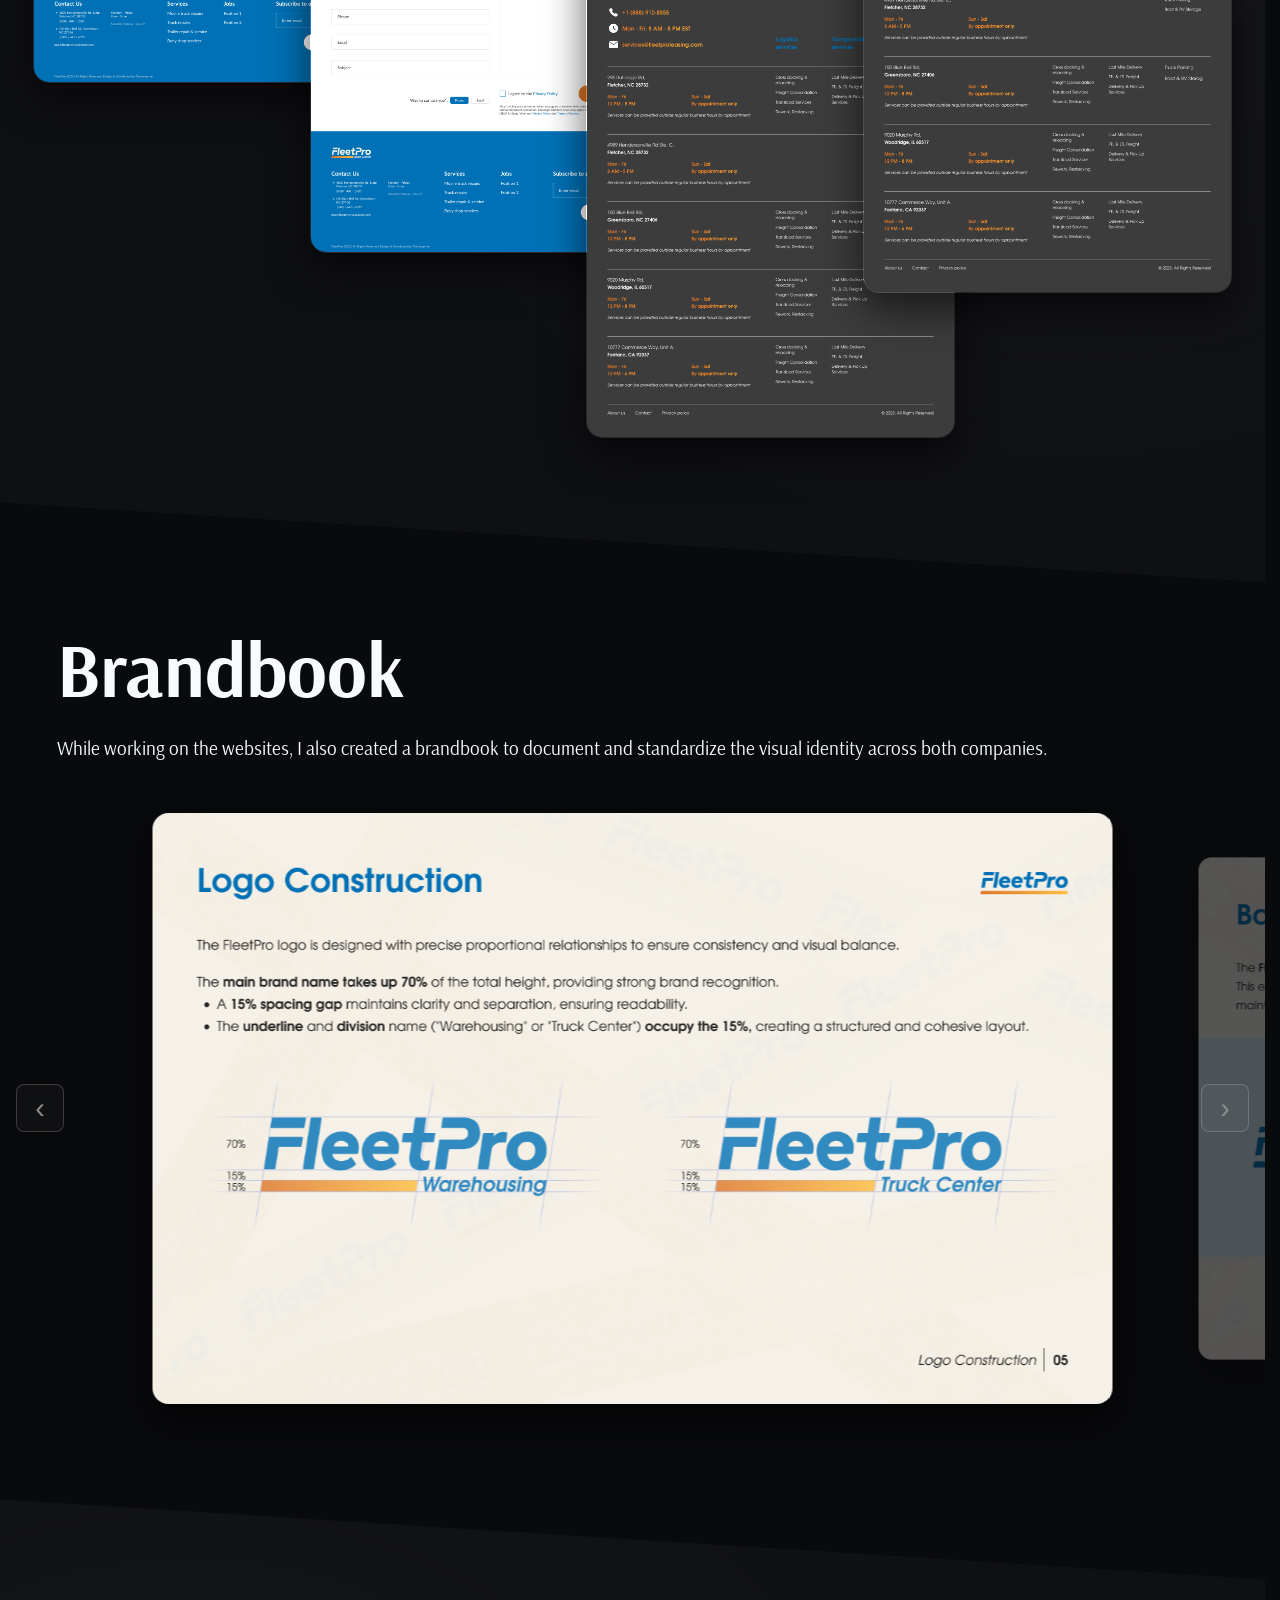
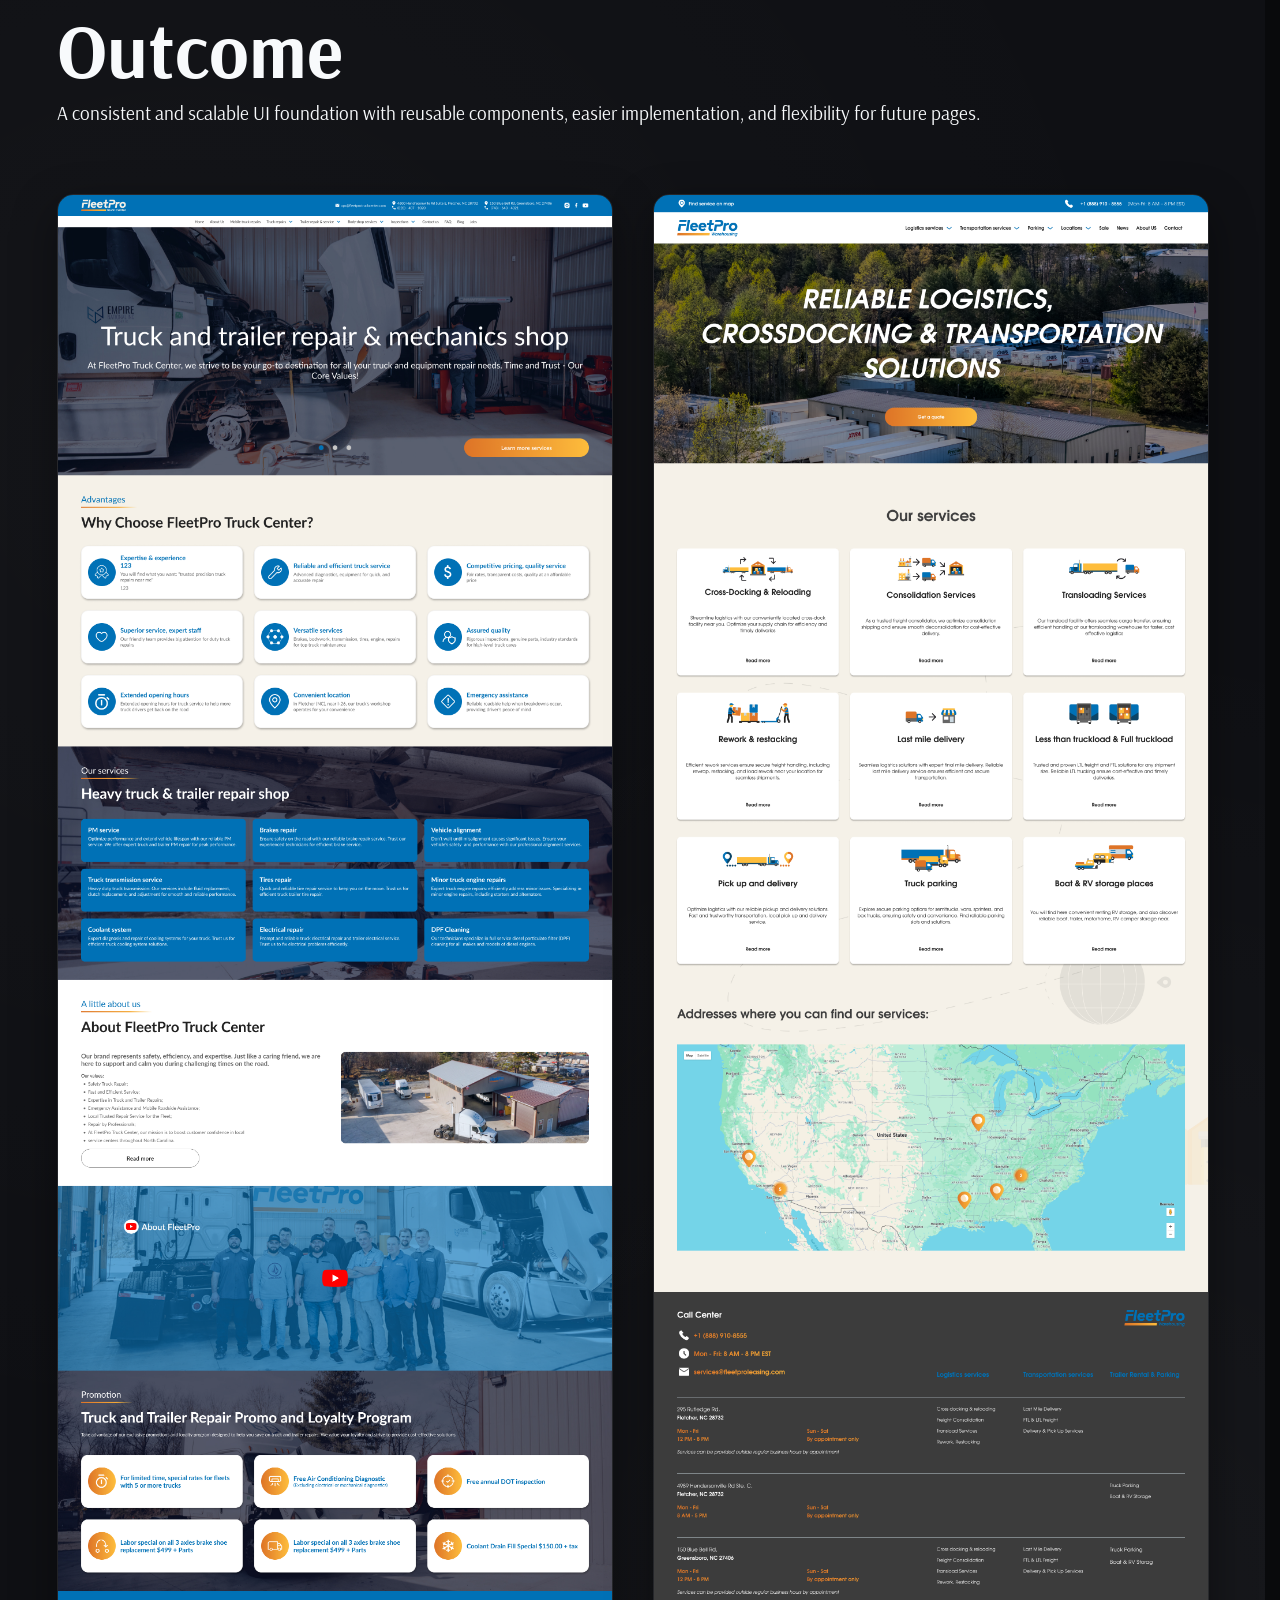
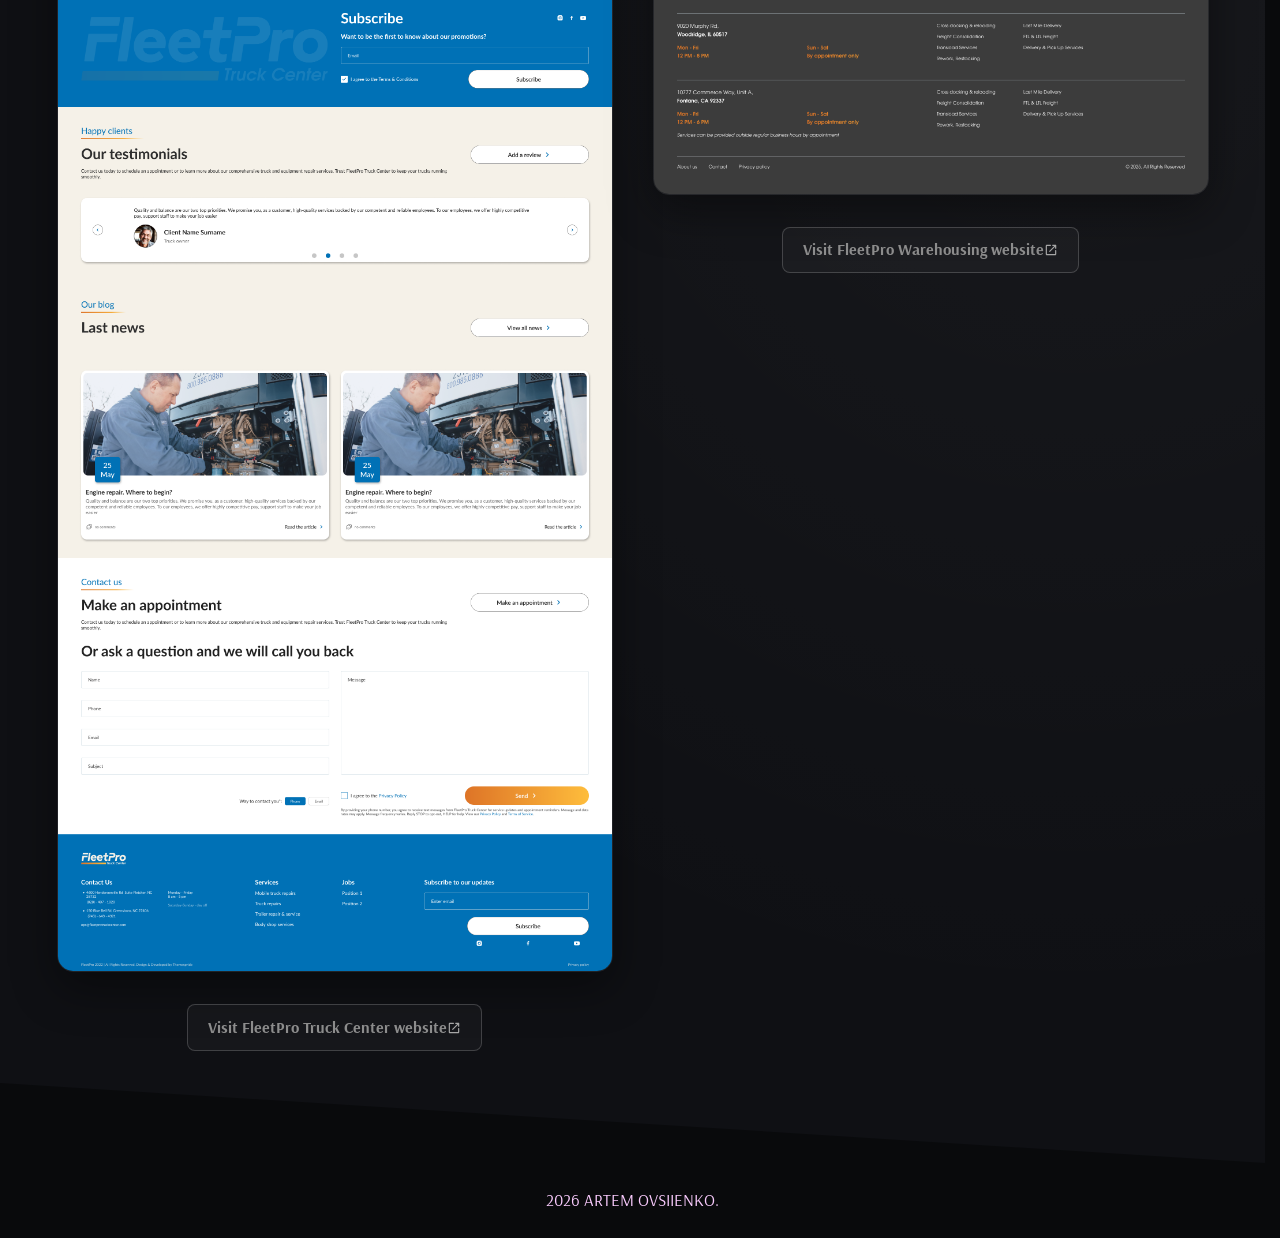
<file: fleetpro.html>
<!DOCTYPE html>
<html lang="en">
<head>
  <!-- Google tag (gtag.js) -->
  <script async src="https://www.googletagmanager.com/gtag/js?id=G-YPWF8V8Z2P"></script>
  <script>
    window.dataLayer = window.dataLayer || [];
    function gtag(){dataLayer.push(arguments);}
    gtag('js', new Date());

    gtag('config', 'G-YPWF8V8Z2P');
  </script>
  <meta charset="UTF-8" />
  <meta name="viewport" content="width=device-width, initial-scale=1.0" />
  <title>FleetPro Websites — Artem Ovsiienko</title>
  
  <link rel="preconnect" href="https://fonts.googleapis.com">
  <link rel="preconnect" href="https://fonts.gstatic.com" crossorigin>
  <link href="https://fonts.googleapis.com/css2?family=Arsenal:ital,wght@0,400;0,700;1,400;1,700&display=swap" rel="stylesheet">
  
  <link rel="stylesheet" href="style.css" />
</head>
<body class="fleetpro-page">

  <!-- Case Study Navigation Bar -->
  <header class="navbar">
    <div class="logo-wrapper">
      <a href="index.html" class="logo">Artem Ovsiienko</a>
      <a href="Media/CV_Artem_Ovsiienko_UIUX.pdf" download class="header-cv-btn">
        <img src="Media/icons/download.svg" alt="" class="cv-icon" />
        <span>Download CV</span>
      </a>
    </div>
    
    <div class="case-nav-right">
      <a href="https://www.fleetprotruckcenter.com/" target="_blank" rel="noopener noreferrer" class="btn btn-outline-back hide-on-mobile">
        <span>Visit FleetPro Truck Center website</span>
        <img src="Media/icons/open_in_new.svg" alt="" class="nav-external-icon" />
      </a>
      <a href="https://www.fleetprowarehousing.com/" target="_blank" rel="noopener noreferrer" class="btn btn-outline-back hide-on-mobile">
        <span>Visit FleetPro Warehousing website</span>
        <img src="Media/icons/open_in_new.svg" alt="" class="nav-external-icon" />
      </a>
      <a href="index.html#work" class="btn btn-outline-back btn-back-nav">
        <svg class="back-arrow-icon" viewBox="0 0 24 24" fill="none" stroke="currentColor" stroke-width="2" stroke-linecap="round" stroke-linejoin="round">
          <line x1="19" y1="12" x2="5" y2="12"></line>
          <polyline points="12 19 5 12 12 5"></polyline>
        </svg>
        <span class="btn-text">Back</span>
      </a>
    </div>
  </header>

  <!-- Mobile-Only Dual Floating Action Buttons Stack -->
  <div class="mobile-floating-stack mobile-only-floating">
    <a href="https://www.fleetprotruckcenter.com/" target="_blank" rel="noopener noreferrer" class="btn btn-floating-external">
      <span>Visit FleetPro Truck Center website</span>
      <img src="Media/icons/open_in_new.svg" alt="" class="external-icon" />
    </a>
    <a href="https://www.fleetprowarehousing.com/" target="_blank" rel="noopener noreferrer" class="btn btn-floating-external">
      <span>Visit FleetPro Warehousing website</span>
      <img src="Media/icons/open_in_new.svg" alt="" class="external-icon" />
    </a>
  </div>

  <!-- 1. Hero Section with Custom Background -->
  <section class="case-hero-wrapper case-hero-fleetpro">
    <div class="case-hero-grid">
      <div class="case-hero-img-wrapper">
        <img src="Media/fleetpro/fleetpro_hero.png" alt="FleetPro Websites Hero Showcase" class="case-hero-img" />
      </div>

      <div class="case-hero-text">
        <h1 class="case-title">FLEETPRO WEBSITES</h1>
        <p class="case-subtitle">Websites redesign and brand identity materials for two branches of american logistics company: FleetPro Warehousing & FleetPro Truck Center</p>

        <div class="case-role-block">
          <span class="role-label">My contribution:</span>
          <ul class="custom-list">
            <li>Responsive design</li>
            <li>UI Kit, reusable components</li>
            <li>Color palette & typography</li>
            <li>Brandbook & advertisement</li>
          </ul>
        </div>

        <div class="case-tools-block">
          <span class="role-label">Tools I used:</span>
          <div class="tools-icon-row">
            <img src="Media/icons/figma.svg" alt="Figma" class="tool-icon" title="Figma" />
            <img src="Media/icons/illustrator.svg" alt="Illustrator" class="tool-icon" title="Illustrator" />
          </div>
        </div>
      </div>
    </div>
  </section>

  <!-- 2. Project Overview Section -->
  <section class="section-elevated-wrapper">
    <div class="case-detail-container" style="padding-top: 2rem; padding-bottom: 2rem;">
      <section class="case-section">
        <div class="case-section-header">
          <h2>Project Overview</h2>
        </div>

        <div class="overview-grid">
          <!-- Card 01 -->
          <div class="overview-card">
            <img src="Media/fleetpro/startingfleetpro.png" alt="" class="overview-card-bg" />
            <div class="overview-card-content">
              <div class="overview-card-header">
                <img src="Media/icons/startingfleetpro.svg" alt="" class="overview-card-icon" />
                <div class="overview-card-titles">
                  <span class="overview-step-label">01 / STARTING POINT</span>
                  <h3 class="overview-card-title">Inconsistent UI</h3>
                </div>
              </div>
              <ul class="custom-list overview-list">
                <li>Duplicated and inconsistent elements</li>
                <li>No unified UI patterns for two websites</li>
                <li>Difficult to scale and maintain</li>
              </ul>
            </div>
          </div>

          <!-- Card 02 -->
          <div class="overview-card">
            <img src="Media/fleetpro/goalfleetpro.png" alt="" class="overview-card-bg" />
            <div class="overview-card-content">
              <div class="overview-card-header">
                <img src="Media/icons/goalfleetpro.svg" alt="" class="overview-card-icon" />
                <div class="overview-card-titles">
                  <span class="overview-step-label">02 / DESIGN GOAL</span>
                  <h3 class="overview-card-title">Build a Scalable Foundation</h3>
                </div>
              </div>
              <ul class="custom-list overview-list">
                <li>Preserve the existing visual identity</li>
                <li>Standardize core UI elements</li>
                <li>Simplify future page development</li>
              </ul>
            </div>
          </div>

          <!-- Card 03 -->
          <div class="overview-card">
            <img src="Media/fleetpro/contributionfleetpro.png" alt="" class="overview-card-bg" />
            <div class="overview-card-content">
              <div class="overview-card-header">
                <img src="Media/icons/contributionfleetpro.svg" alt="" class="overview-card-icon" />
                <div class="overview-card-titles">
                  <span class="overview-step-label">03 / MY CONTRIBUTION</span>
                  <h3 class="overview-card-title">Reusable UI System</h3>
                </div>
              </div>
              <ul class="custom-list overview-list">
                <li>Refined the existing visual style</li>
                <li>Created reusable components</li>
                <li>Standardized layouts and UI patterns</li>
              </ul>
            </div>
          </div>
        </div>
      </section>
    </div>
  </section>

  <!-- 3. UI-Kit Section -->
  <div class="case-detail-container" style="padding-top: 4rem; padding-bottom: 4rem;">
    <section class="case-section">
      <div class="case-section-header">
        <h2>UI-Kit</h2>
      </div>

      <div class="uikit-vertical-container">
        <div class="uikit-group">
          <h3>Components</h3>
          <p class="case-lead-text">Rebuilt core UI elements as reusable components, making the interface easier to maintain and extend.</p>
          <div class="uikit-stacked-media">
            <img src="Media/fleetpro/components1.png" alt="Components Showcase 1" />
            <img src="Media/fleetpro/components2.png" alt="Components Showcase 2" />
            <img src="Media/fleetpro/components3.png" alt="Components Showcase 3" />
          </div>
        </div>

        <div class="uikit-group">
          <h3>Typography</h3>
          <p class="case-lead-text">Structured existing typography styles and standardized text styles across the websites.</p>
          <div class="uikit-grid-two">
            <img src="Media/fleetpro/typography1.png" alt="Typography Showcase 1" />
            <img src="Media/fleetpro/typography2.png" alt="Typography Showcase 2" />
          </div>
        </div>

        <div class="uikit-group">
          <h3>COLOR SYSTEM</h3>
          <p class="case-lead-text">Organized the existing brand colors into a consistent, reusable color system.</p>
          <div class="uikit-grid-two">
            <img src="Media/fleetpro/colors.png" alt="Colors Showcase" />
            <div></div>
          </div>
        </div>
      </div>
    </section>
  </div>

  <!-- 4. New Pages Section -->
  <section class="section-elevated-wrapper">
    <div class="case-detail-container" style="padding-top: 2rem; padding-bottom: 2rem;">
      <section class="case-section">
        <div class="case-section-header">
          <h2>New pages</h2>
          <p class="case-lead-text">
            As the businesses expanded, new services required new pages. The redesigned UI made it easy to add new content while staying consistent with the existing design.
          </p>
        </div>

        <div class="new-pages-overlap-container">
          <div class="new-page-card page-1"><img src="Media/fleetpro/newpage1.png" alt="New Page Showcase 1" /></div>
          <div class="new-page-card page-2"><img src="Media/fleetpro/newpage2.png" alt="New Page Showcase 2" /></div>
          <div class="new-page-card page-3"><img src="Media/fleetpro/newpage3.png" alt="New Page Showcase 3" /></div>
          <div class="new-page-card page-4"><img src="Media/fleetpro/newpage4.png" alt="New Page Showcase 4" /></div>
        </div>
      </section>
    </div>
  </section>

  <!-- 5. Brandbook Section -->
  <section class="diagram-carousel-section">
    <div class="carousel-text-header">
      <h2>Brandbook</h2>
      <p class="case-lead-text">
        While working on the websites, I also created a brandbook to document and standardize the visual identity across both companies.
      </p>
    </div>

    <div class="carousel-stage">
      <button class="carousel-btn prev-btn" id="prevSlide" aria-label="Previous Slide">‹</button>
      
      <div class="carousel-viewport">
        <div class="carousel-track" id="carouselTrack">
          <div class="carousel-slide"><img src="Media/fleetpro/fleetpro_carousel5.png" alt="FleetPro Brandbook 5" /><div class="slide-shadow-overlay"></div></div>
          <div class="carousel-slide"><img src="Media/fleetpro/fleetpro_carousel6.png" alt="FleetPro Brandbook 6" /><div class="slide-shadow-overlay"></div></div>
          <div class="carousel-slide"><img src="Media/fleetpro/fleetpro_carousel7.png" alt="FleetPro Brandbook 7" /><div class="slide-shadow-overlay"></div></div>
          <div class="carousel-slide"><img src="Media/fleetpro/fleetpro_carousel10.png" alt="FleetPro Brandbook 10" /><div class="slide-shadow-overlay"></div></div>
          <div class="carousel-slide"><img src="Media/fleetpro/fleetpro_carousel18.png" alt="FleetPro Brandbook 18" /><div class="slide-shadow-overlay"></div></div>
        </div>
      </div>

      <button class="carousel-btn next-btn" id="nextSlide" aria-label="Next Slide">›</button>
    </div>
  </section>

  <!-- 6. Outcome Section -->
  <section class="section-elevated-wrapper">
    <div class="case-detail-container" style="padding-top: 2rem; padding-bottom: 2rem;">
      <section class="case-section">
        <div class="case-section-header">
          <h2>Outcome</h2>
          <p class="case-lead-text">
            A consistent and scalable UI foundation with reusable components, easier implementation, and flexibility for future pages.
          </p>
        </div>

        <div class="outcome-columns-wrapper">
          <div class="outcome-column">
            <div class="outcome-card-clean">
              <img src="Media/fleetpro/truckcenter.png" alt="FleetPro Truck Center Website Showcase" />
            </div>
            <a href="https://www.fleetprotruckcenter.com/" target="_blank" rel="noopener noreferrer" class="btn btn-outline-back btn-section-external hide-on-mobile">
              <span>Visit FleetPro Truck Center website</span>
              <img src="Media/icons/open_in_new.svg" alt="" class="nav-external-icon" />
            </a>
          </div>

          <div class="outcome-column">
            <div class="outcome-card-clean">
              <img src="Media/fleetpro/warehousing.png" alt="FleetPro Warehousing Website Showcase" />
            </div>
            <a href="https://www.fleetprowarehousing.com/" target="_blank" rel="noopener noreferrer" class="btn btn-outline-back btn-section-external hide-on-mobile">
              <span>Visit FleetPro Warehousing website</span>
              <img src="Media/icons/open_in_new.svg" alt="" class="nav-external-icon" />
            </a>
          </div>
        </div>
      </section>
    </div>
  </section>

  <footer>
    <p class="footer-text">2026 ARTEM OVSIIENKO.</p>
  </footer>

  <script src="script.js"></script>
</body>
</html>
</file>
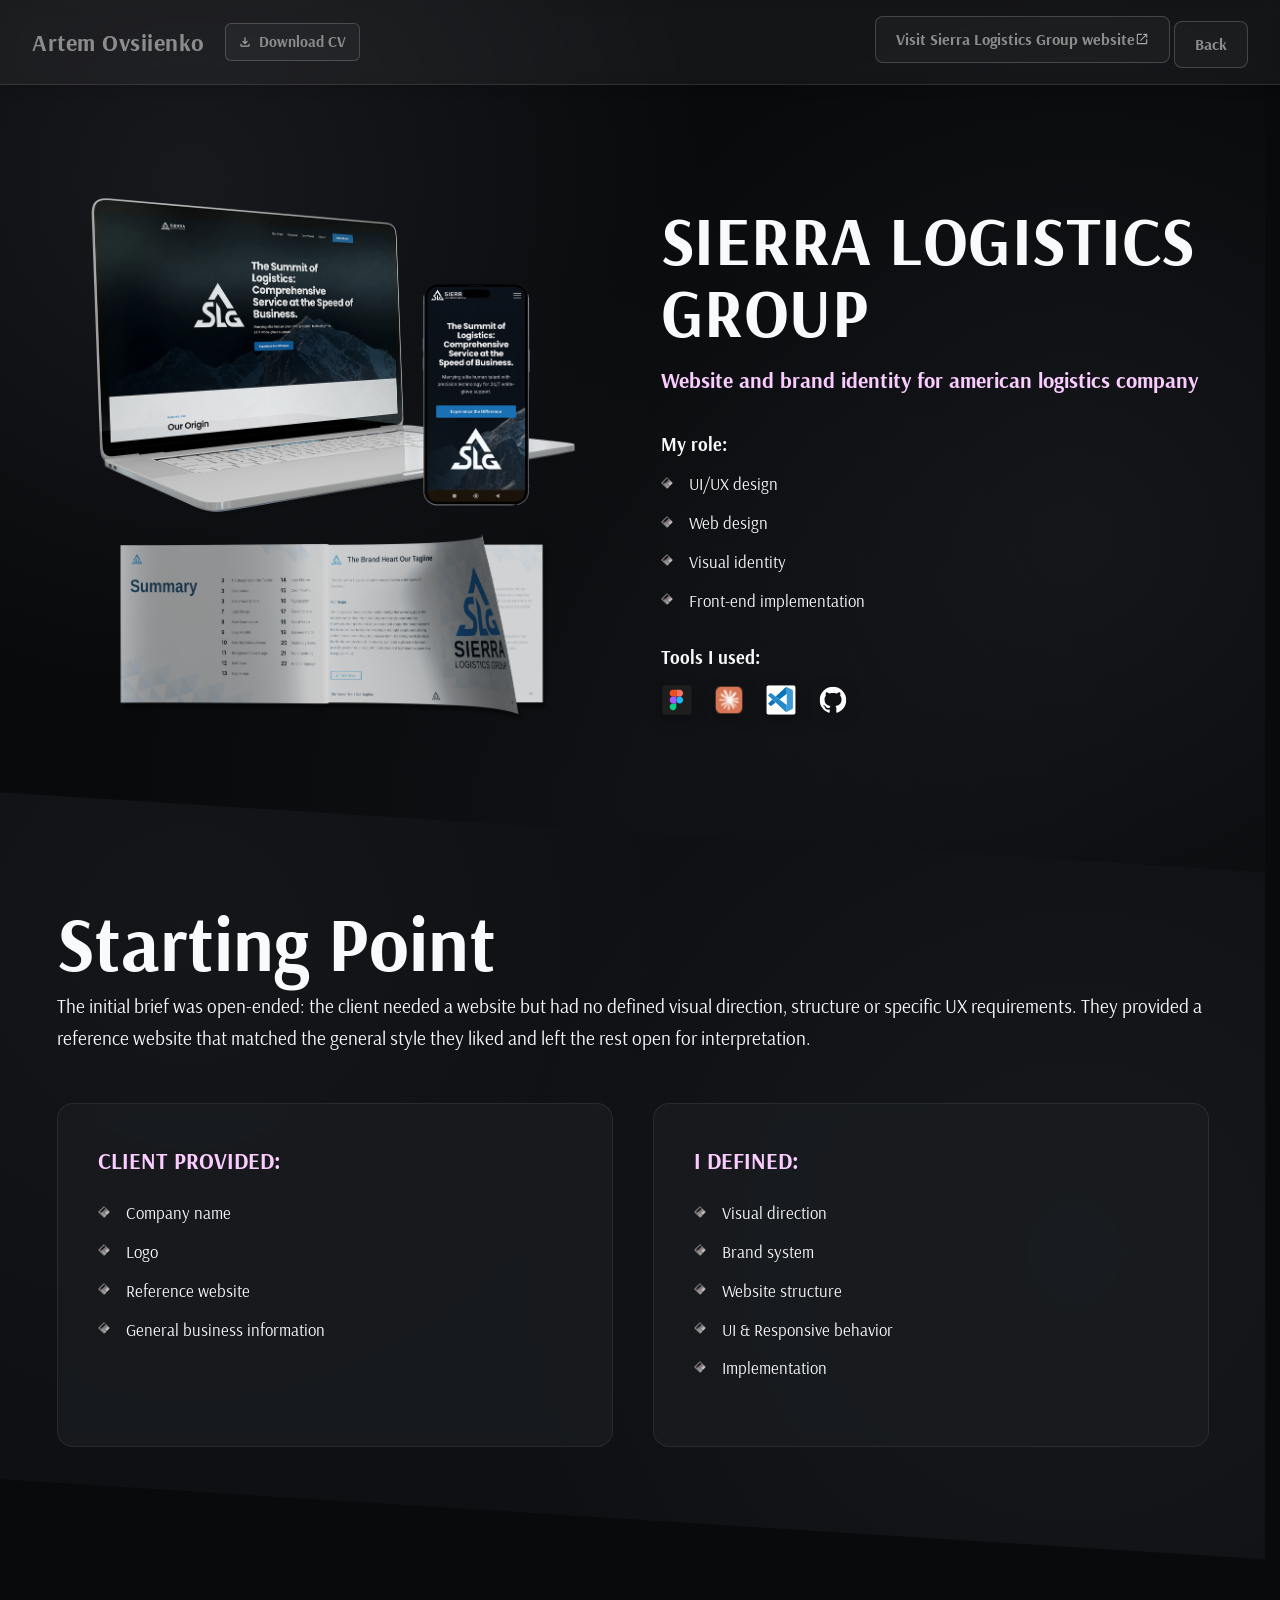
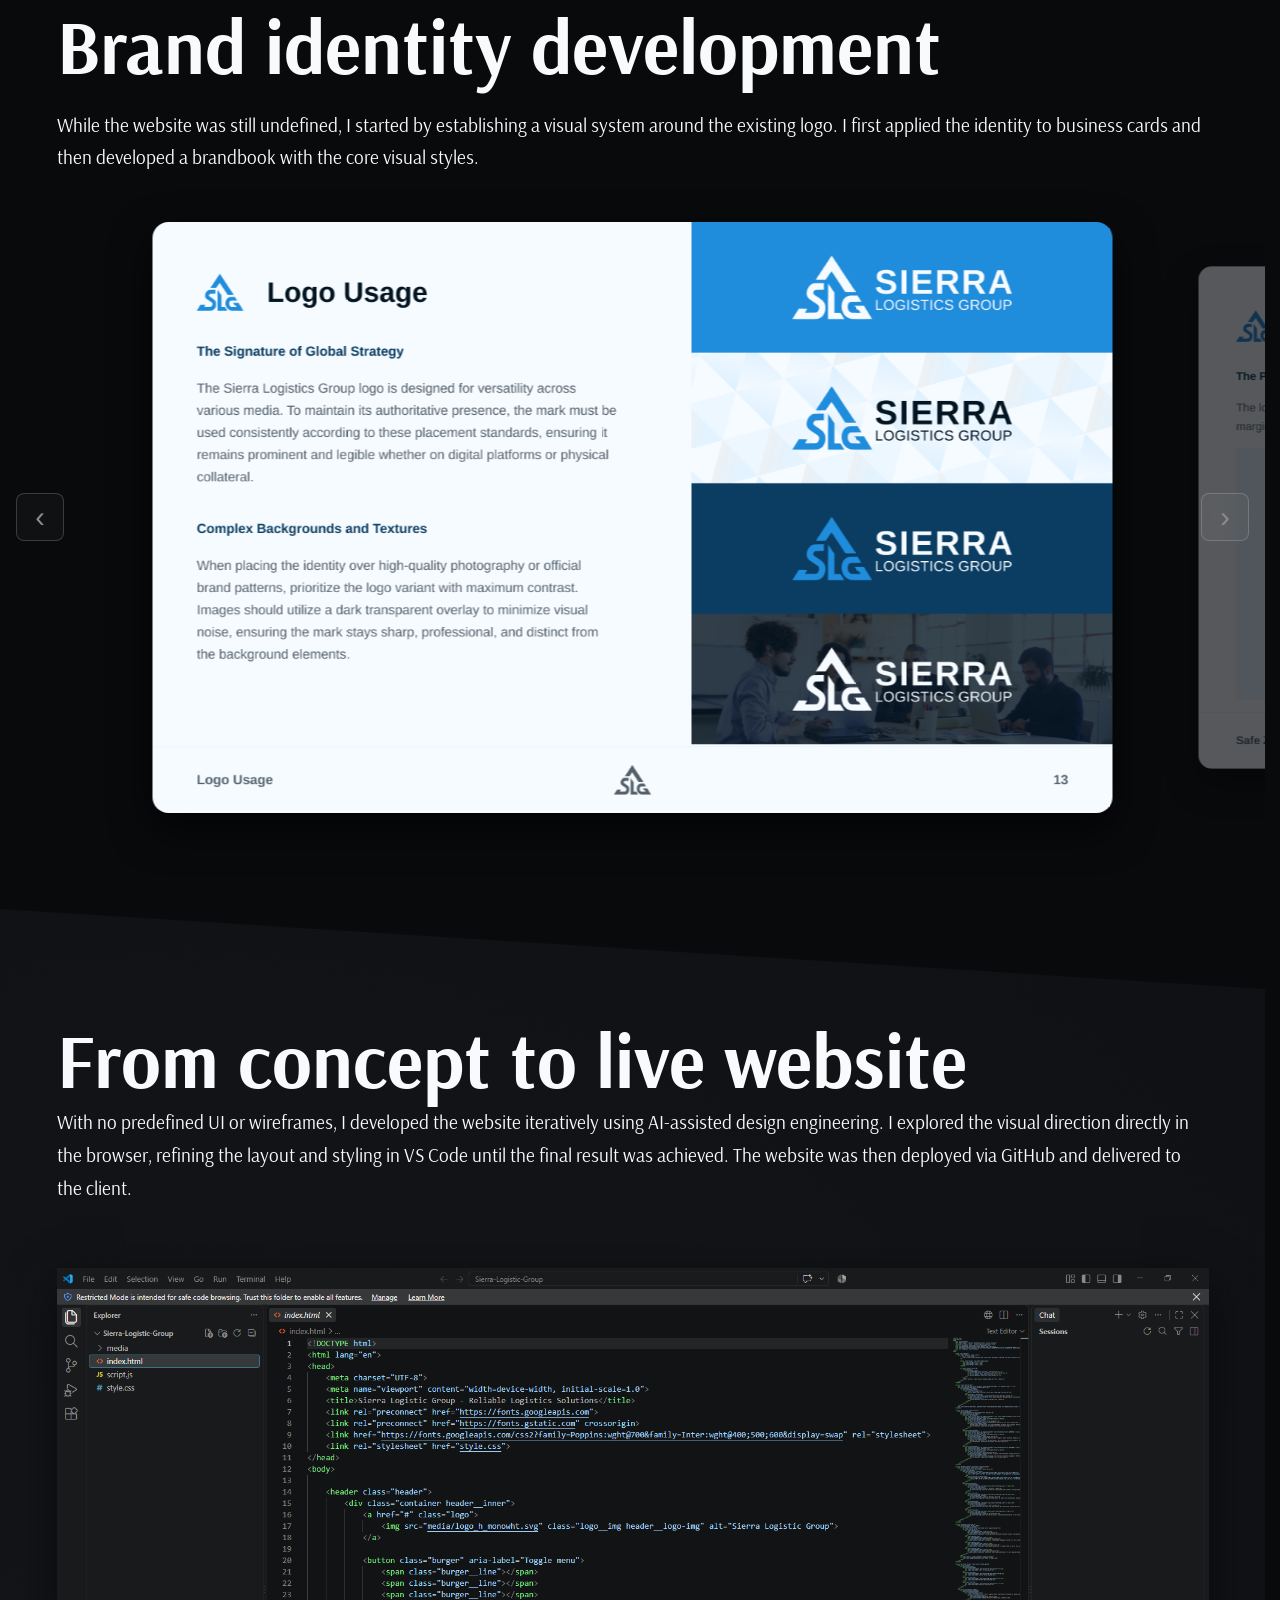
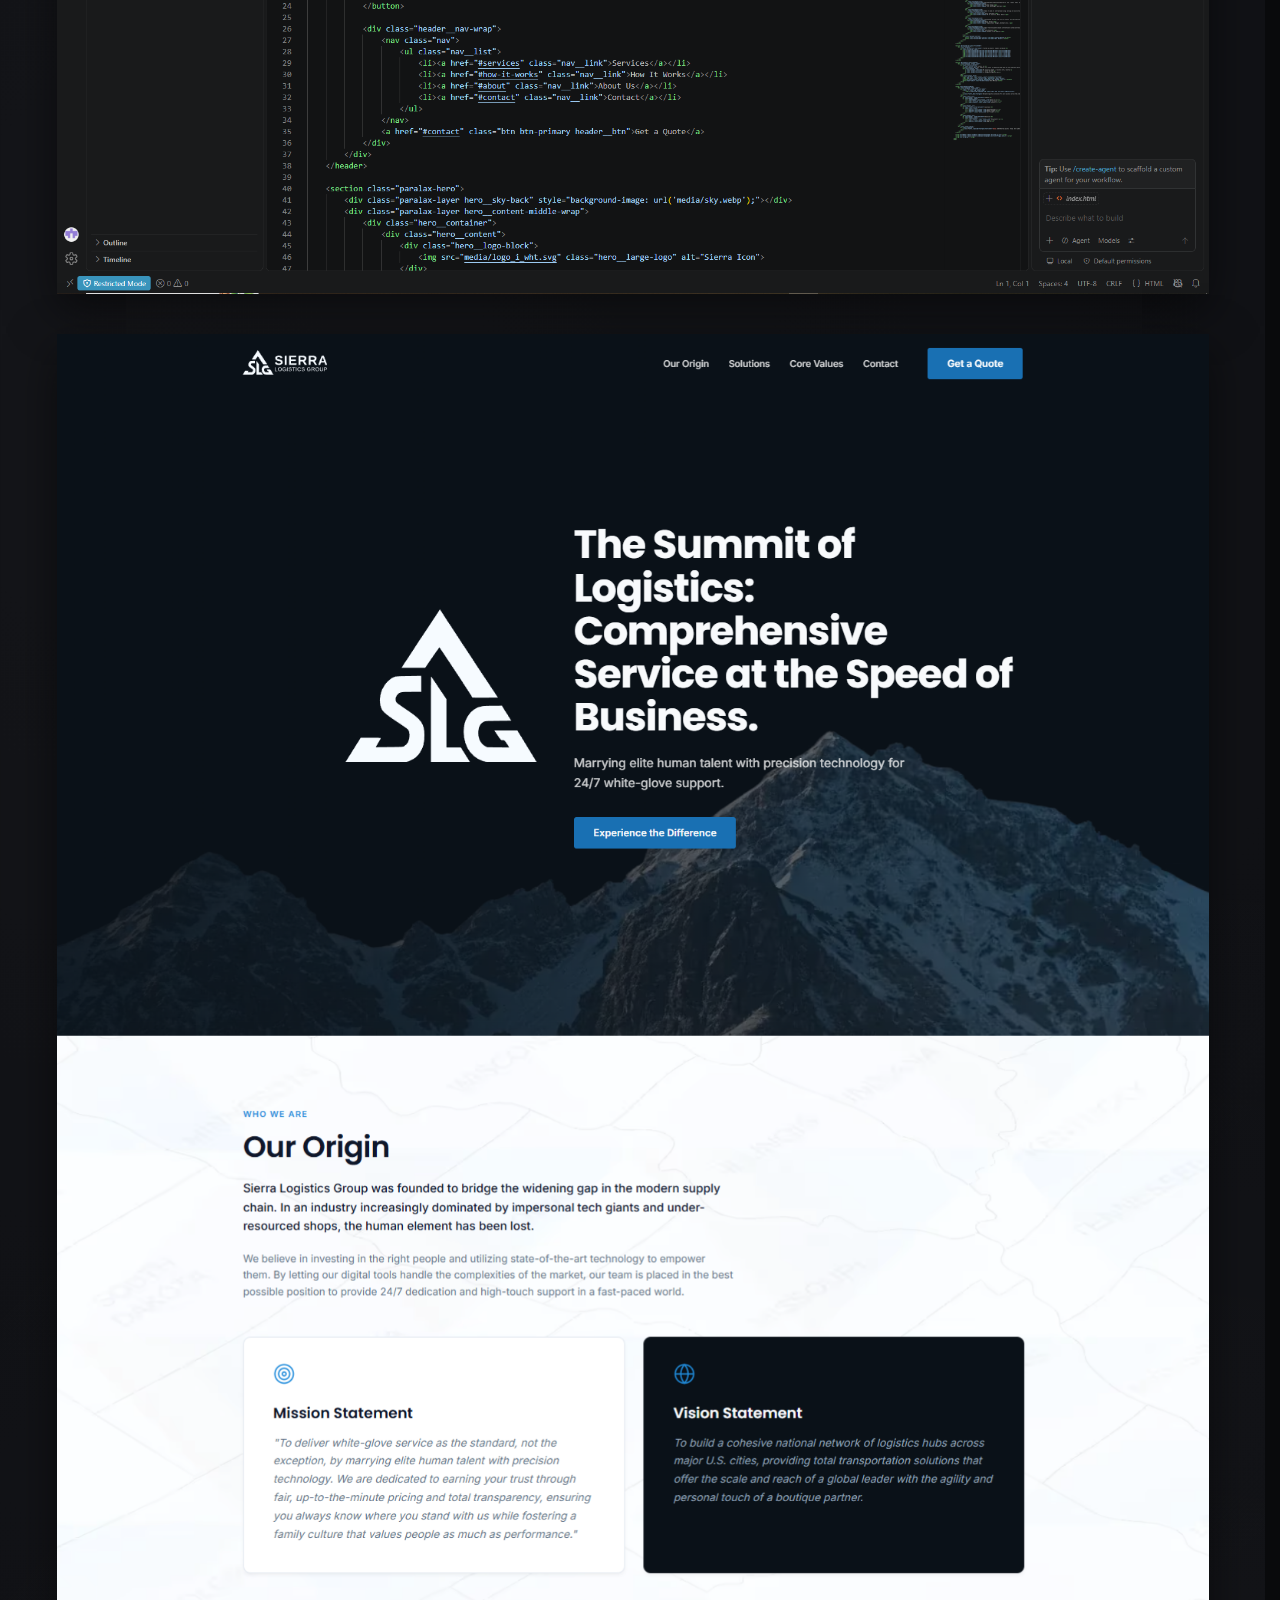
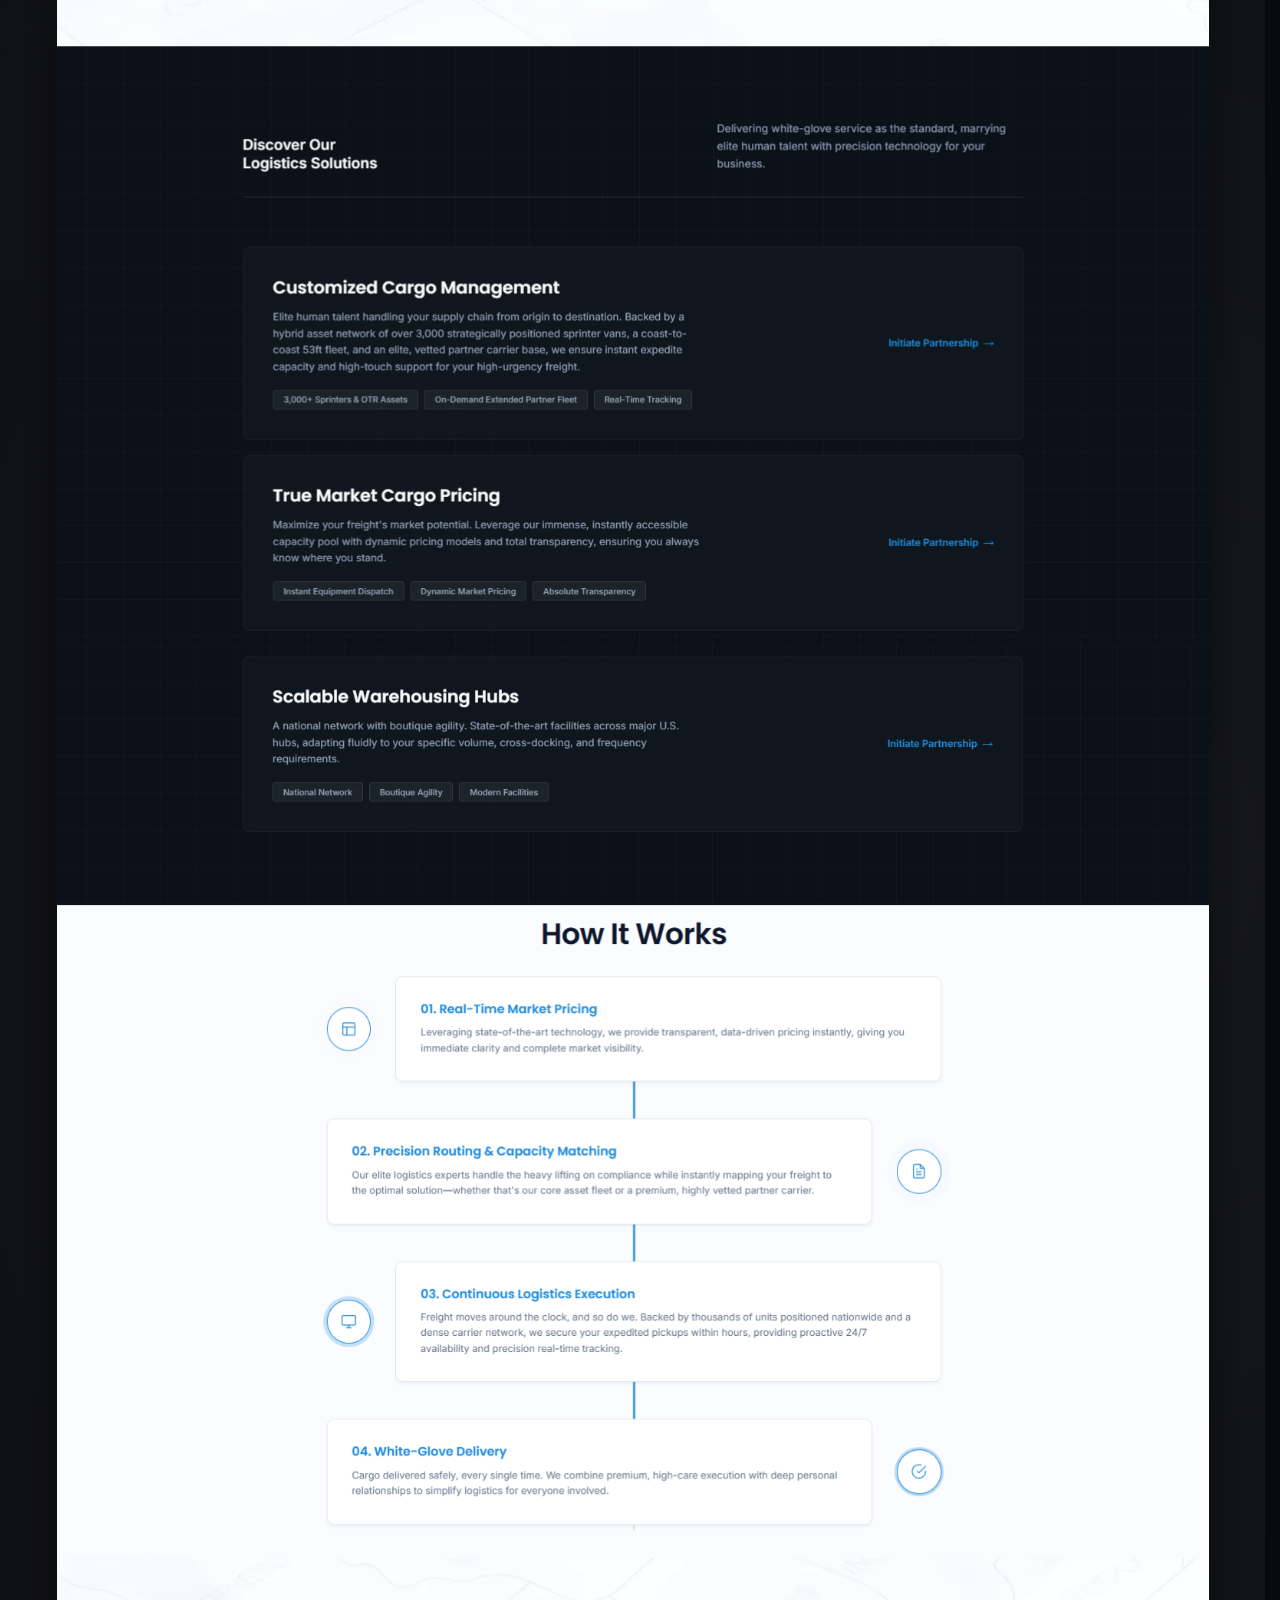
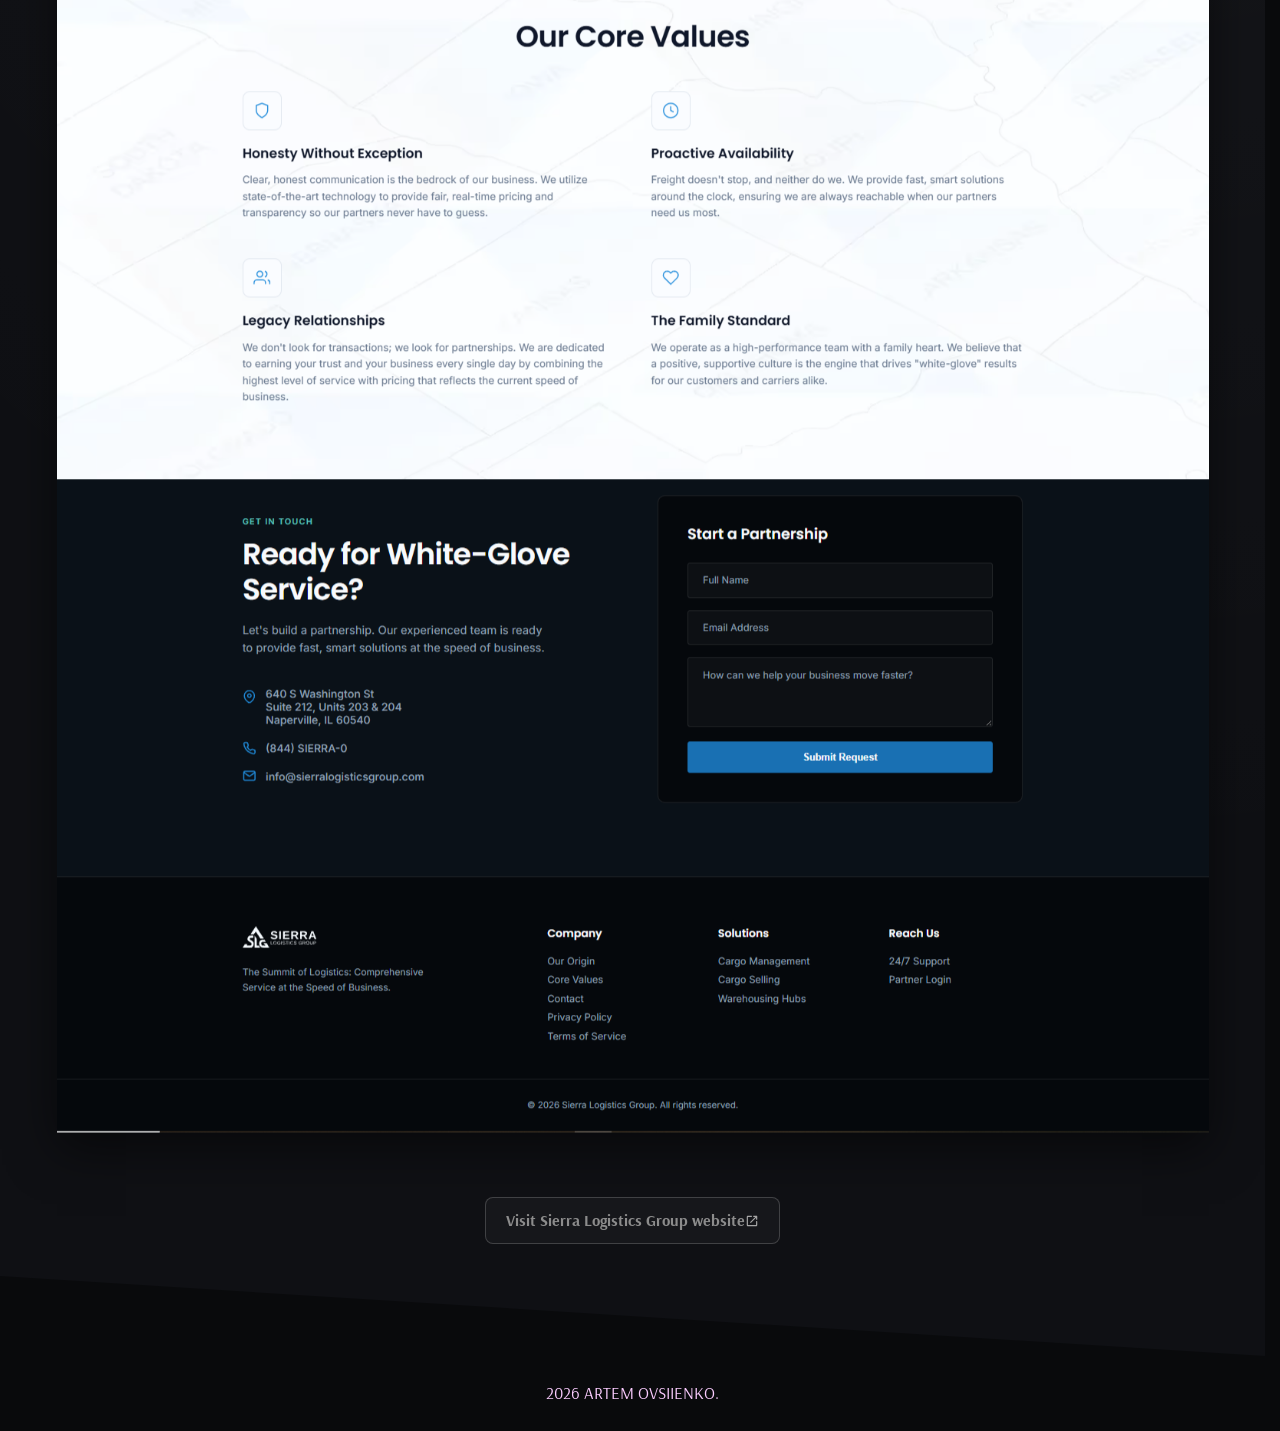
<file: sierralogisticgroup.html>
<!DOCTYPE html>
<html lang="uk">
<head>
  <meta charset="UTF-8" />
  <meta name="viewport" content="width=device-width, initial-scale=1.0" />
  <title>Sierra Logistics Group — Artem Ovsiienko</title>
  
  <link rel="preconnect" href="https://fonts.googleapis.com">
  <link rel="preconnect" href="https://fonts.gstatic.com" crossorigin>
  <link href="https://fonts.googleapis.com/css2?family=Arsenal:ital,wght@0,400;0,700;1,400;1,700&display=swap" rel="stylesheet">
  
  <link rel="stylesheet" href="style.css" />
</head>
<body>

  <!-- Case Study Navigation Bar -->
  <header class="navbar">
    <div class="logo-wrapper">
      <a href="index.html" class="logo">Artem Ovsiienko</a>
      <a href="Media/CV_Artem_Ovsiienko_UIUX.pdf" download class="header-cv-btn">
        <img src="Media/icons/download.svg" alt="" class="cv-icon" />
        <span>Download CV</span>
      </a>
    </div>
    
    <div class="case-nav-right">
      <a href="https://sierralogisticsgroup.com" target="_blank" rel="noopener noreferrer" class="btn btn-outline-back hide-on-mobile">
        <span>Visit Sierra Logistics Group website</span>
        <img src="Media/icons/open_in_new.svg" alt="" class="nav-external-icon" />
      </a>
      <a href="index.html#work" class="btn btn-outline-back btn-back-nav">
        <svg class="back-arrow-icon" viewBox="0 0 24 24" fill="none" stroke="currentColor" stroke-width="2" stroke-linecap="round" stroke-linejoin="round">
          <line x1="19" y1="12" x2="5" y2="12"></line>
          <polyline points="12 19 5 12 12 5"></polyline>
        </svg>
        <span class="btn-text">Back</span>
      </a>
    </div>
  </header>

  <!-- Mobile-Only Floating Action Button -->
  <a href="https://sierralogisticsgroup.com" target="_blank" rel="noopener noreferrer" class="btn btn-floating-external mobile-only-floating">
    <span>Visit Sierra Logistics Group website</span>
    <img src="Media/icons/open_in_new.svg" alt="" class="external-icon" />
  </a>

  <!-- 1. Hero Section -->
  <main class="case-detail-container">
    <section class="case-hero-grid">
      <div class="case-hero-img-wrapper">
        <img src="Media/sierra/sierra_hero.png" alt="Sierra Logistics Group Hero Showcase" class="case-hero-img" />
      </div>

      <div class="case-hero-text">
        <h1 class="case-title">SIERRA LOGISTICS GROUP</h1>
        <p class="case-subtitle">Website and brand identity for american logistics company</p>

        <div class="case-role-block">
          <span class="role-label">My role:</span>
          <ul class="custom-list">
            <li>UI/UX design</li>
            <li>Web design</li>
            <li>Visual identity</li>
            <li>Front-end implementation</li>
          </ul>
        </div>

        <div class="case-tools-block">
          <span class="role-label">Tools I used:</span>
          <div class="tools-icon-row">
            <img src="Media/icons/figma.svg" alt="Figma" class="tool-icon" title="Figma" />
            <img src="Media/icons/claude.svg" alt="Claude AI" class="tool-icon" title="Claude AI" />
            <img src="Media/icons/vscode.svg" alt="VS Code" class="tool-icon" title="VS Code" />
            <img src="Media/icons/github.svg" alt="GitHub" class="tool-icon" title="GitHub" />
          </div>
        </div>
      </div>
    </section>
  </main>

  <!-- 2. Starting Point Section -->
  <section class="section-elevated-wrapper">
    <div class="case-detail-container" style="padding-top: 2rem; padding-bottom: 2rem;">
      <section class="case-section">
        <div class="case-section-header">
          <h2>Starting Point</h2>
          <p class="case-lead-text">
            The initial brief was open-ended: the client needed a website but had no defined visual direction, structure or specific UX requirements. They provided a reference website that matched the general style they liked and left the rest open for interpretation.
          </p>
        </div>

        <div class="comparison-split-wrapper">
          <div class="comparison-card">
            <h3>Client provided:</h3>
            <ul class="custom-list">
              <li>Company name</li>
              <li>Logo</li>
              <li>Reference website</li>
              <li>General business information</li>
            </ul>
          </div>

          <div class="comparison-card">
            <h3>I defined:</h3>
            <ul class="custom-list">
              <li>Visual direction</li>
              <li>Brand system</li>
              <li>Website structure</li>
              <li>UI & Responsive behavior</li>
              <li>Implementation</li>
            </ul>
          </div>
        </div>
      </section>
    </div>
  </section>

  <!-- 3. Brand Identity Development Section -->
  <section class="diagram-carousel-section">
    <div class="carousel-text-header">
      <h2>Brand identity development</h2>
      <p class="case-lead-text">
        While the website was still undefined, I started by establishing a visual system around the existing logo. I first applied the identity to business cards and then developed a brandbook with the core visual styles.
      </p>
    </div>

    <div class="carousel-stage">
      <button class="carousel-btn prev-btn" id="prevSlide" aria-label="Previous Slide">‹</button>
      
      <div class="carousel-viewport">
        <div class="carousel-track" id="carouselTrack">
          <div class="carousel-slide"><img src="Media/sierra/sierra_carousel13.png" alt="Brand Identity 12" /><div class="slide-shadow-overlay"></div></div>
          <div class="carousel-slide"><img src="Media/sierra/sierra_carousel12.png" alt="Brand Identity 13" /><div class="slide-shadow-overlay"></div></div>
          <div class="carousel-slide"><img src="Media/sierra/sierra_carousel15.png" alt="Brand Identity 15" /><div class="slide-shadow-overlay"></div></div>
          <div class="carousel-slide"><img src="Media/sierra/sierra_carousel16.png" alt="Brand Identity 16" /><div class="slide-shadow-overlay"></div></div>
          <div class="carousel-slide"><img src="Media/sierra/sierra_carousel17.png" alt="Brand Identity 17" /><div class="slide-shadow-overlay"></div></div>
          <div class="carousel-slide"><img src="Media/sierra/sierra_carousel19.png" alt="Brand Identity 19" /><div class="slide-shadow-overlay"></div></div>
        </div>
      </div>

      <button class="carousel-btn next-btn" id="nextSlide" aria-label="Next Slide">›</button>
    </div>
  </section>

  <!-- 4. From Concept to Live Website Section -->
  <section class="section-elevated-wrapper">
    <div class="case-detail-container" style="padding-top: 2rem; padding-bottom: 2rem;">
      <section class="case-section">
        <div class="case-section-header">
          <h2>From concept to live website</h2>
          <p class="case-lead-text">
            With no predefined UI or wireframes, I developed the website iteratively using AI-assisted design engineering. I explored the visual direction directly in the browser, refining the layout and styling in VS Code until the final result was achieved. The website was then deployed via GitHub and delivered to the client.
          </p>
        </div>

        <div class="screenshots-vertical-stack">
          <div class="screenshot-item-full">
            <img src="Media/sierra/vscode_screenshot.png" alt="VS Code implementation screenshot" />
          </div>
          <div class="screenshot-item-full">
            <img src="Media/sierra/sierra_screenshot.png" alt="Live Sierra website screenshot" />
          </div>
        </div>

        <div class="case-action-center hide-on-mobile">
          <a href="https://sierralogisticsgroup.com" target="_blank" rel="noopener noreferrer" class="btn btn-outline-back btn-section-external">
            <span>Visit Sierra Logistics Group website</span>
            <img src="Media/icons/open_in_new.svg" alt="" class="nav-external-icon" />
          </a>
        </div>
      </section>
    </div>
  </section>

  <footer>
    <p class="footer-text">2026 ARTEM OVSIIENKO.</p>
  </footer>

  <script src="script.js"></script>
</body>
</html>
</file>
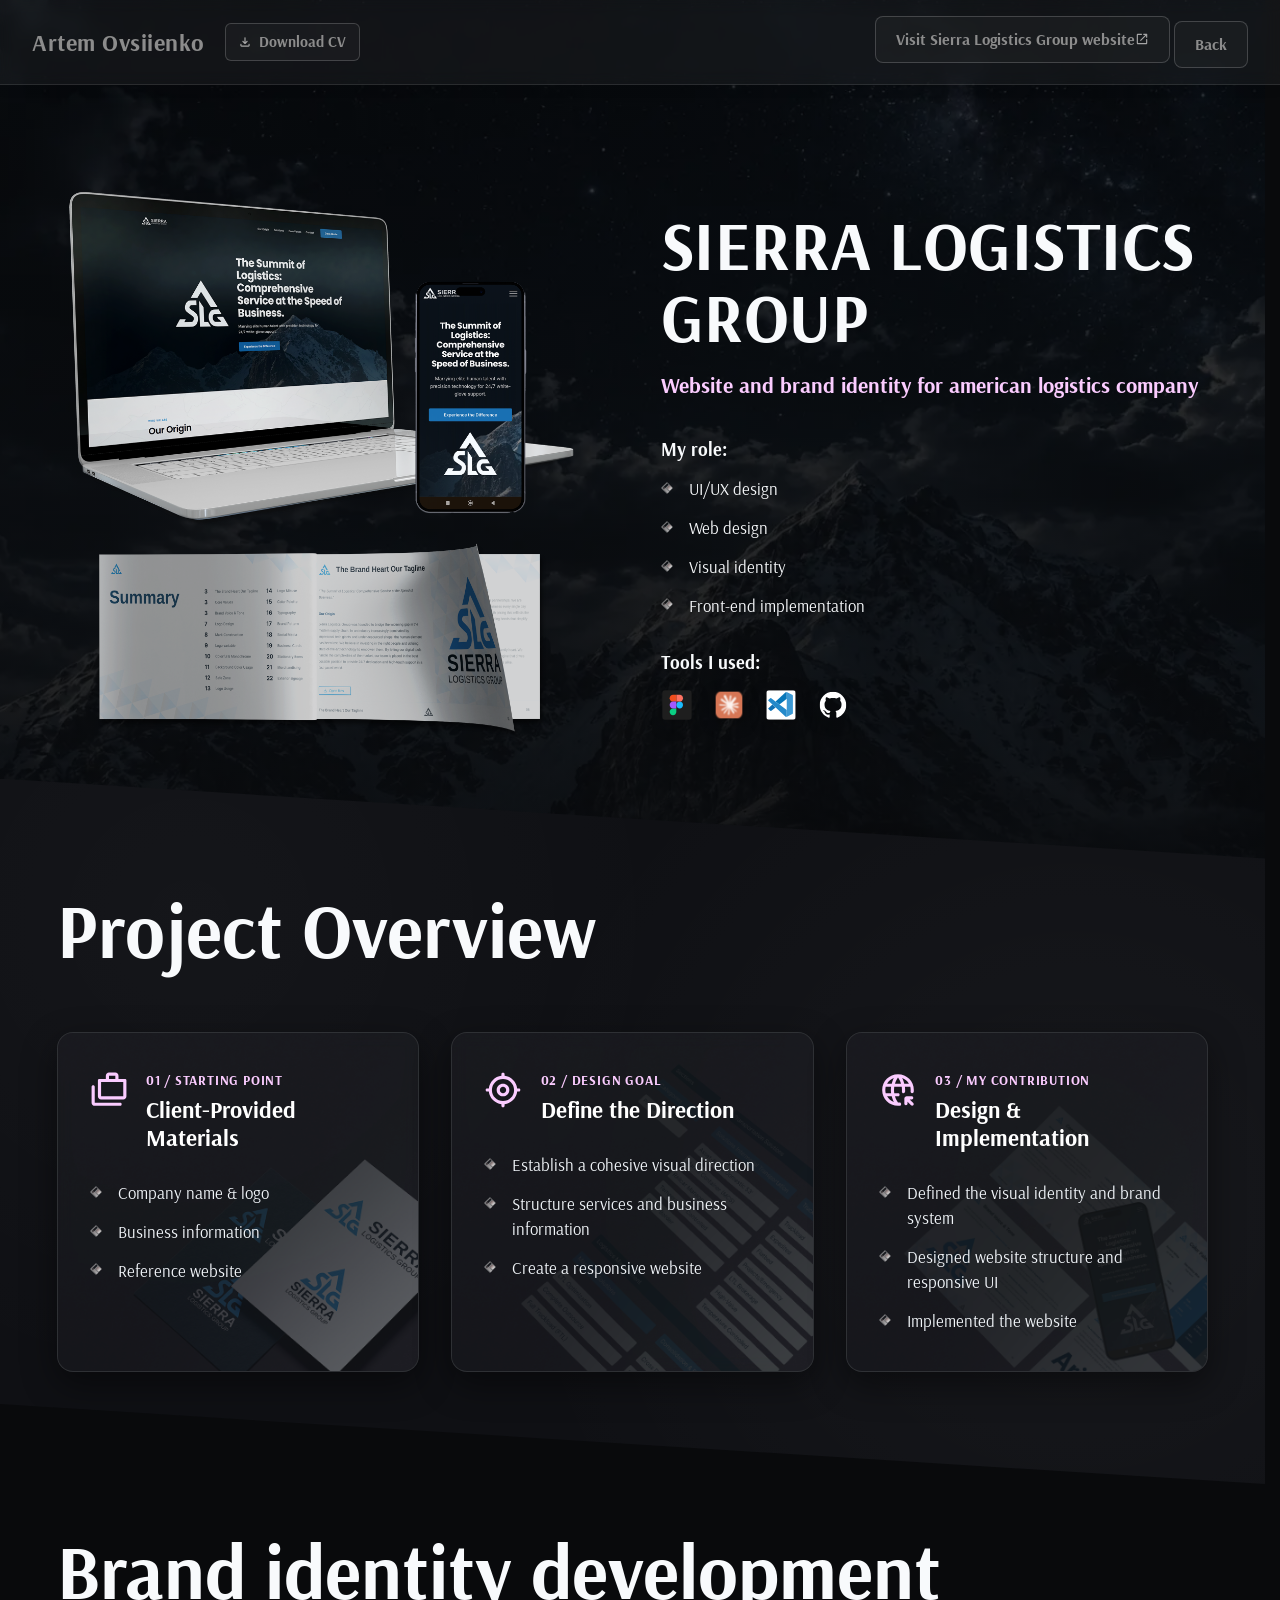
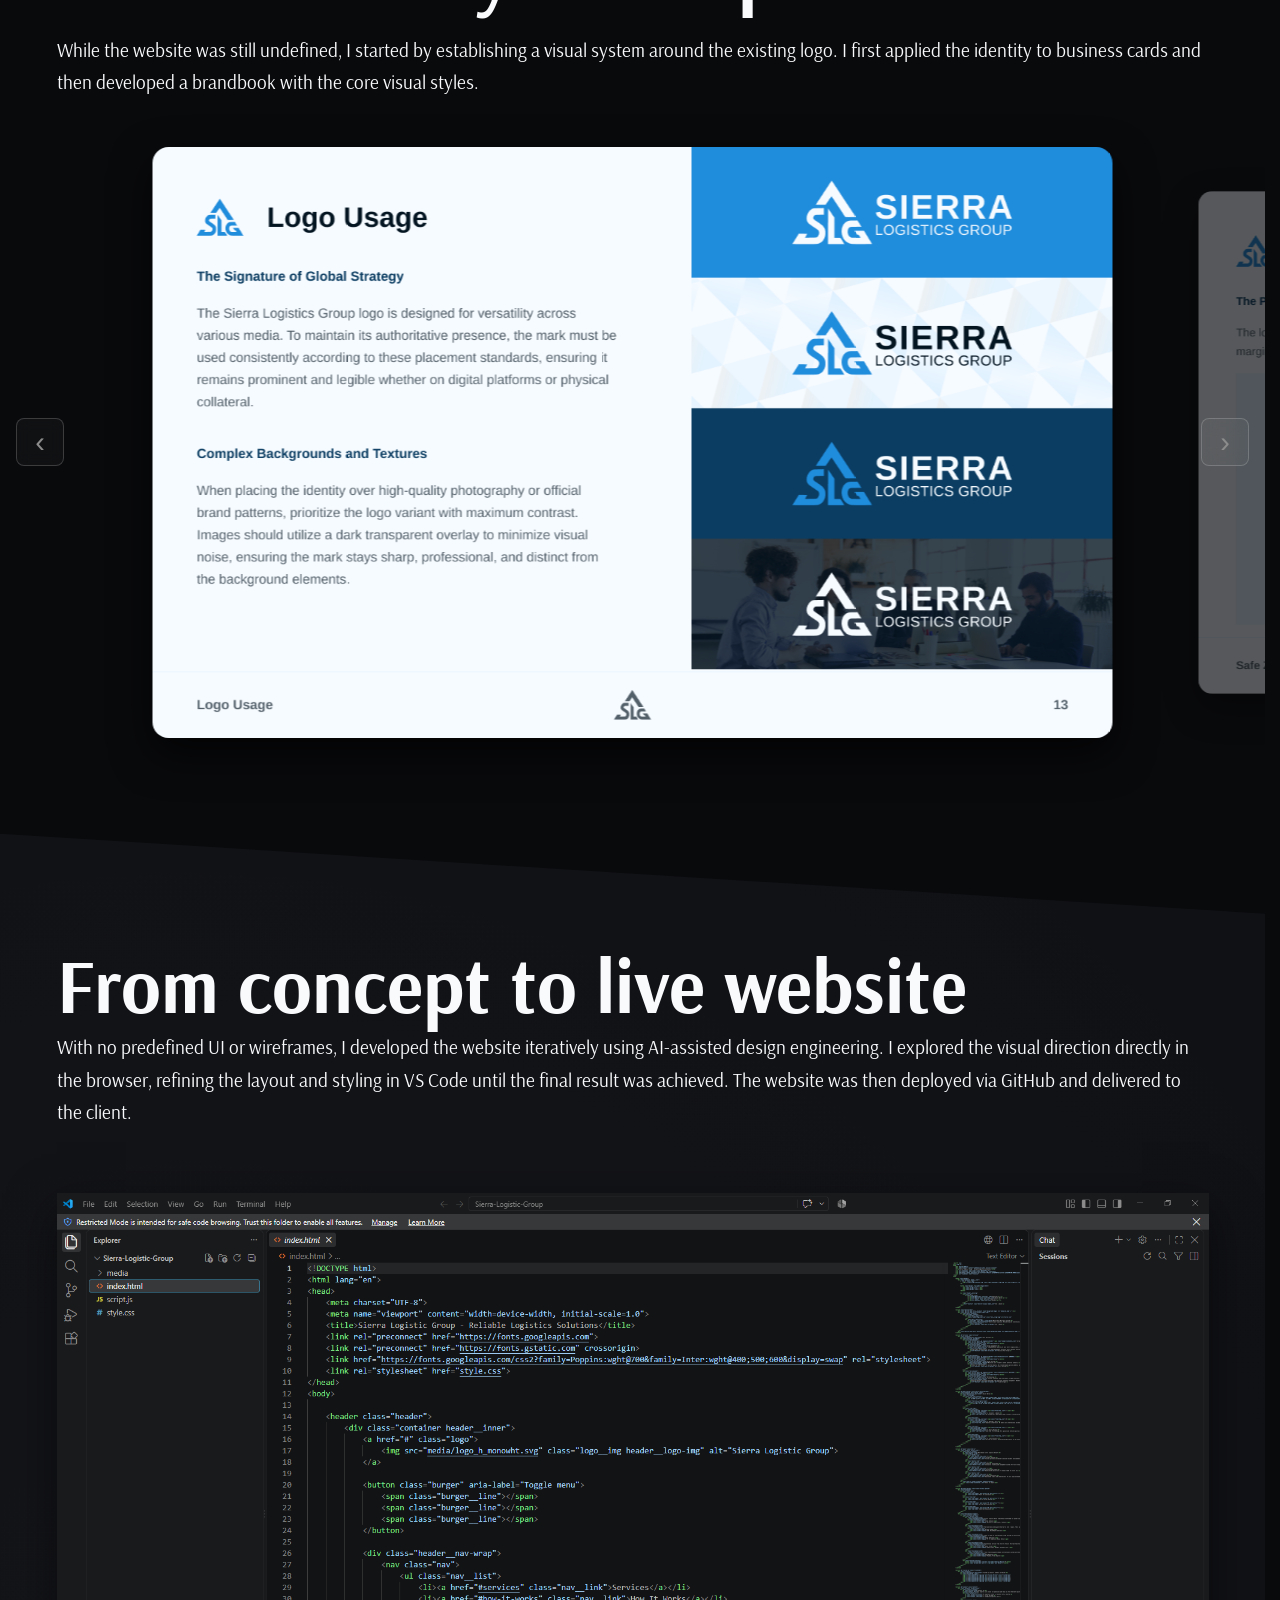
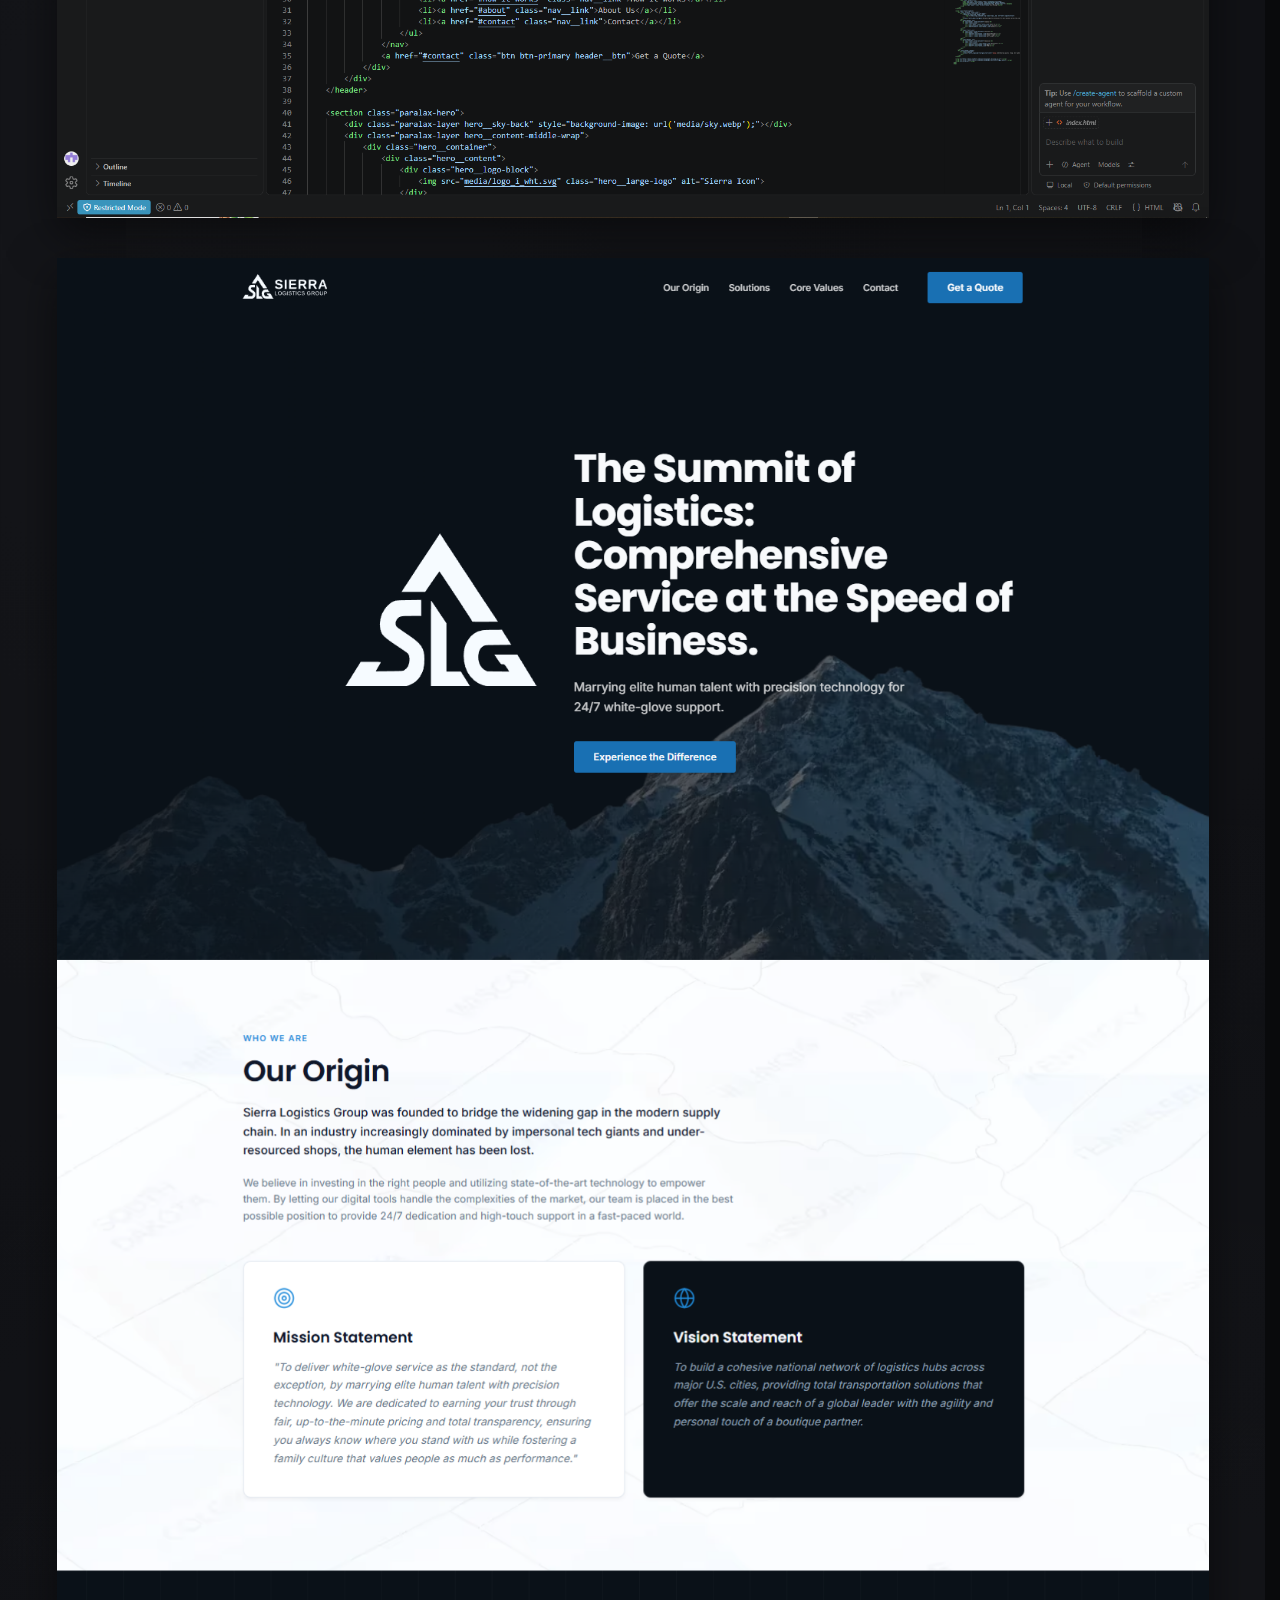
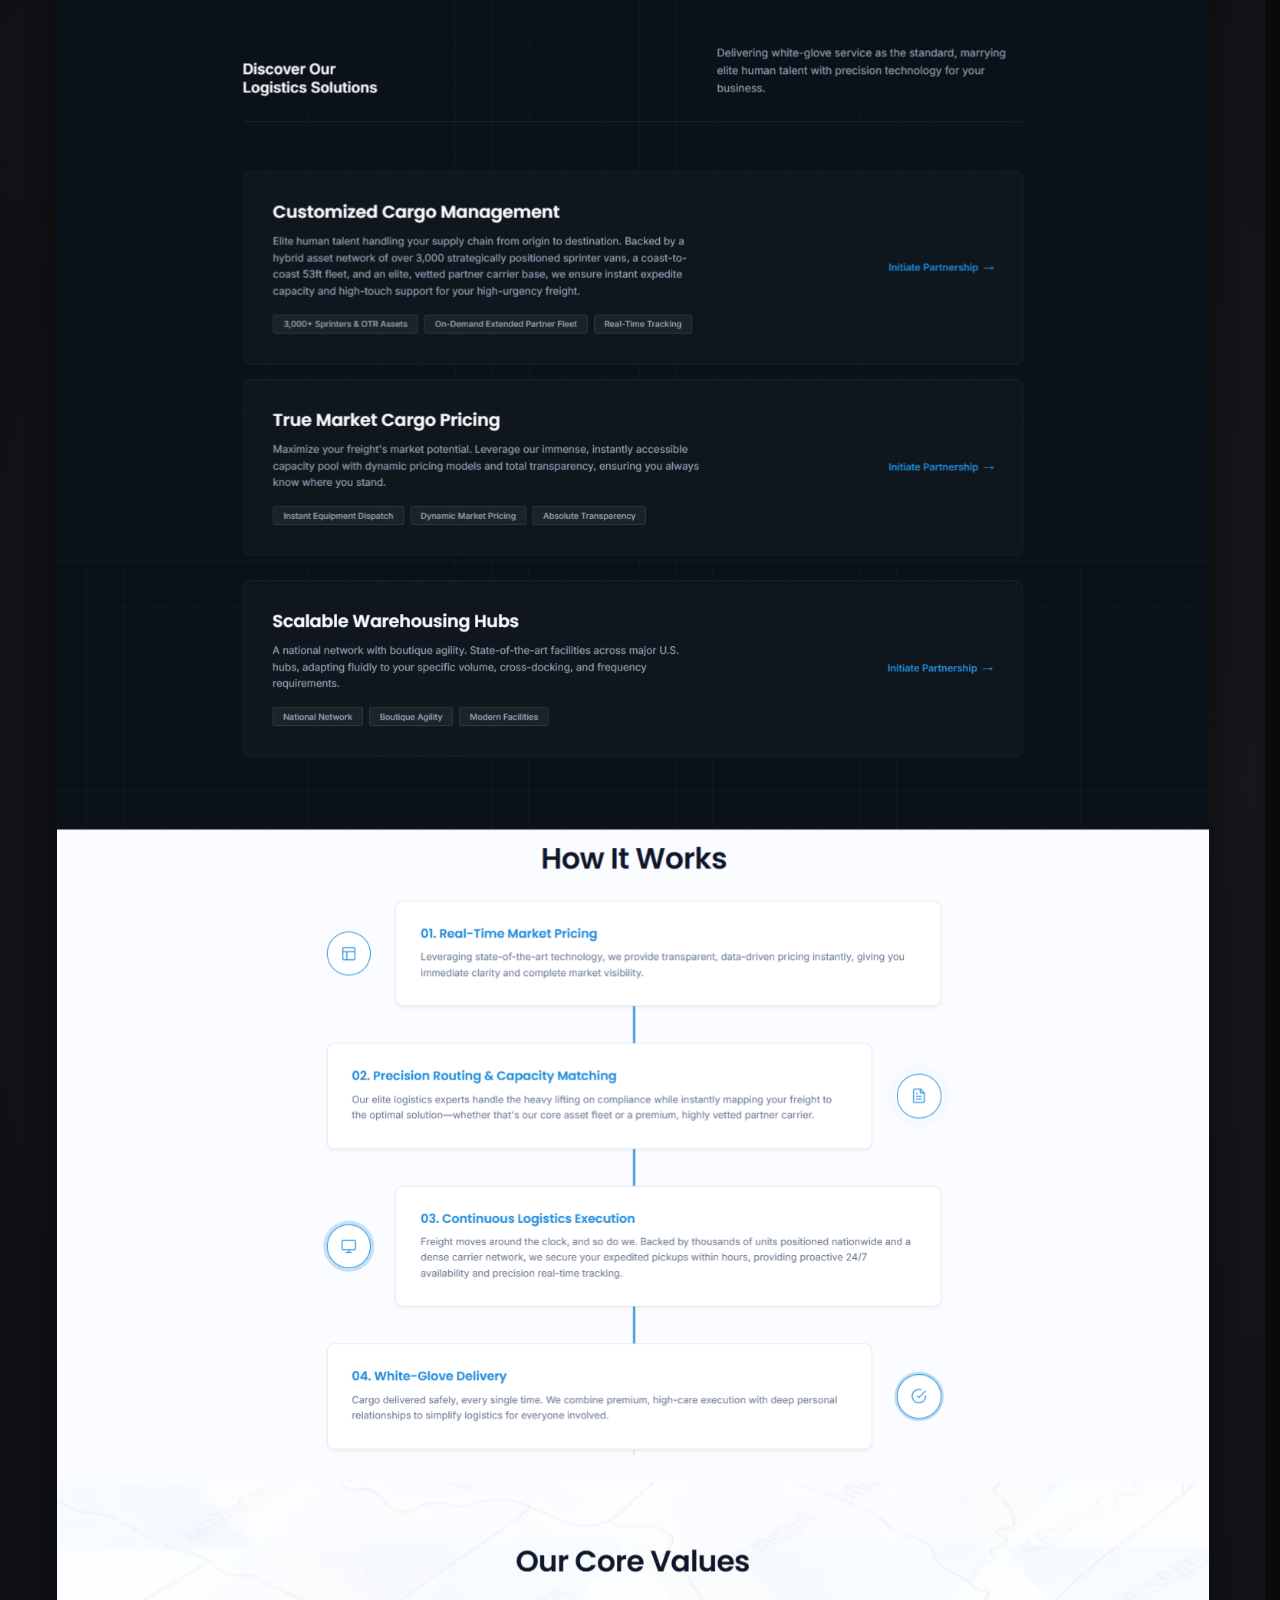
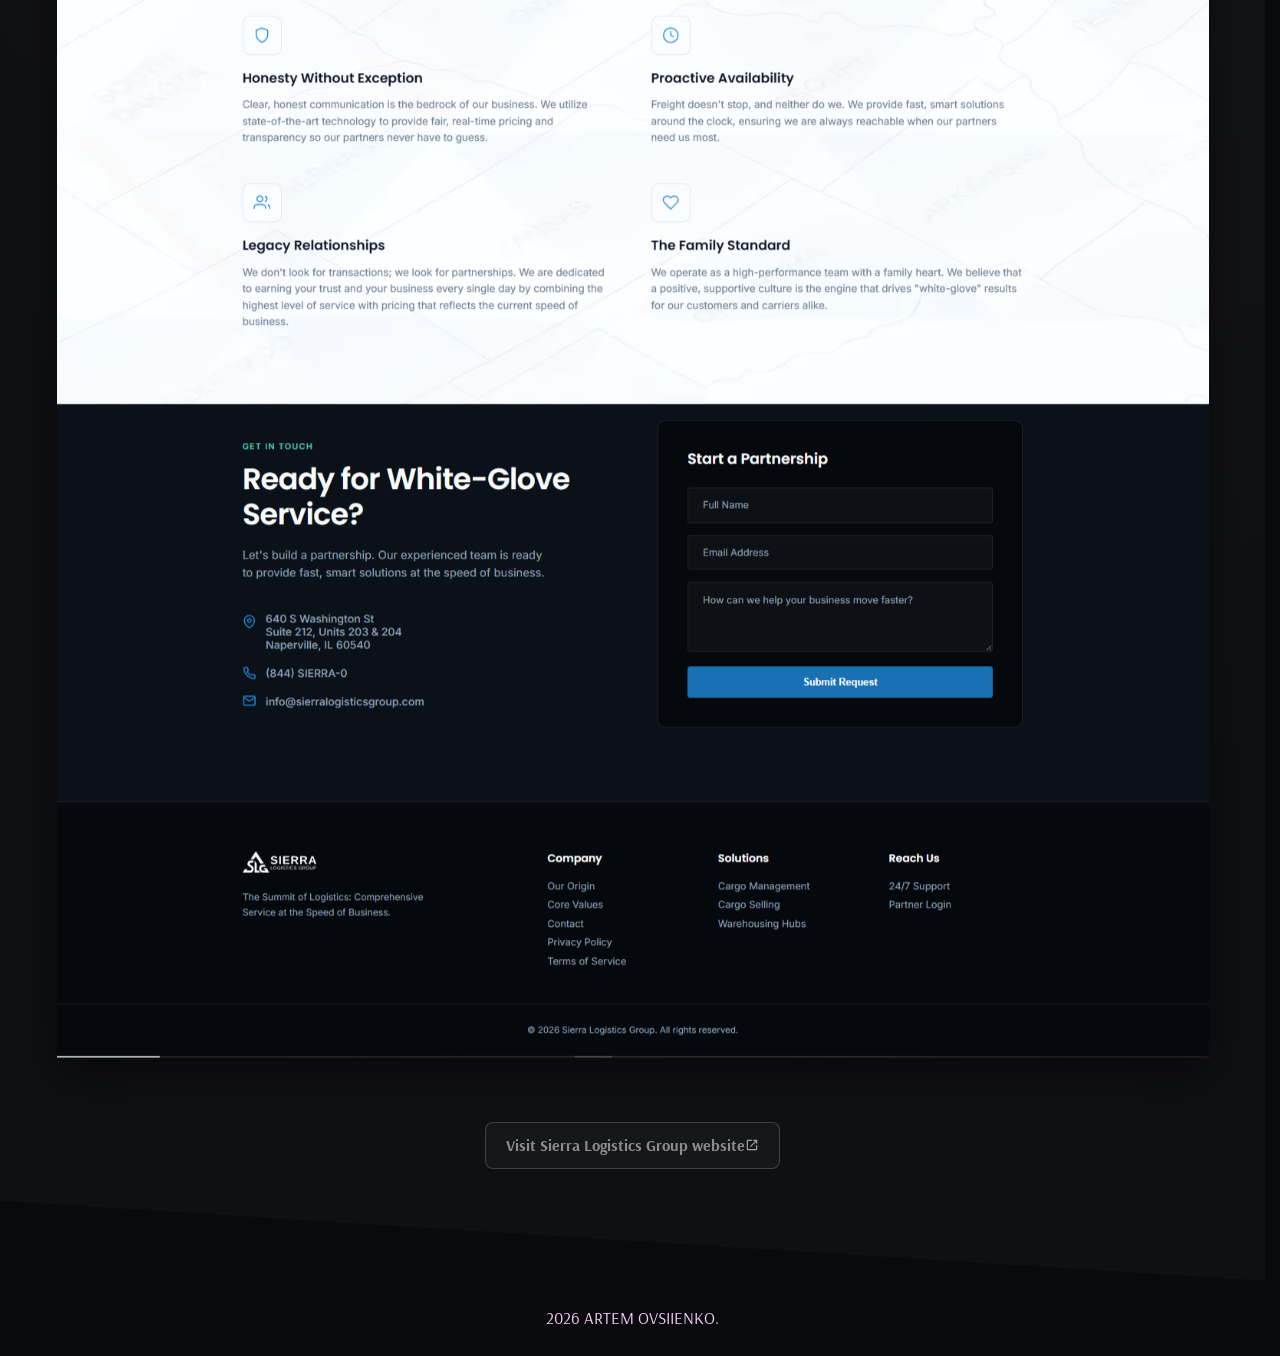
<file: sierralogisticsgroup.html>
<!DOCTYPE html>
<html lang="en">
<head>
  <!-- Google tag (gtag.js) -->
  <script async src="https://www.googletagmanager.com/gtag/js?id=G-YPWF8V8Z2P"></script>
  <script>
    window.dataLayer = window.dataLayer || [];
    function gtag(){dataLayer.push(arguments);}
    gtag('js', new Date());

    gtag('config', 'G-YPWF8V8Z2P');
  </script>
  <meta charset="UTF-8" />
  <meta name="viewport" content="width=device-width, initial-scale=1.0" />
  <title>Sierra Logistics Group — Artem Ovsiienko</title>
  
  <link rel="preconnect" href="https://fonts.googleapis.com">
  <link rel="preconnect" href="https://fonts.gstatic.com" crossorigin>
  <link href="https://fonts.googleapis.com/css2?family=Arsenal:ital,wght@0,400;0,700;1,400;1,700&display=swap" rel="stylesheet">
  
  <link rel="stylesheet" href="style.css" />
</head>
<body class="sierra-page">

  <!-- Case Study Navigation Bar -->
  <header class="navbar">
    <div class="logo-wrapper">
      <a href="index.html" class="logo">Artem Ovsiienko</a>
      <a href="Media/CV_Artem_Ovsiienko_UIUX.pdf" download class="header-cv-btn">
        <img src="Media/icons/download.svg" alt="" class="cv-icon" />
        <span>Download CV</span>
      </a>
    </div>
    
    <div class="case-nav-right">
      <a href="https://sierralogisticsgroup.com" target="_blank" rel="noopener noreferrer" class="btn btn-outline-back hide-on-mobile">
        <span>Visit Sierra Logistics Group website</span>
        <img src="Media/icons/open_in_new.svg" alt="" class="nav-external-icon" />
      </a>
      <a href="index.html#work" class="btn btn-outline-back btn-back-nav">
        <svg class="back-arrow-icon" viewBox="0 0 24 24" fill="none" stroke="currentColor" stroke-width="2" stroke-linecap="round" stroke-linejoin="round">
          <line x1="19" y1="12" x2="5" y2="12"></line>
          <polyline points="12 19 5 12 12 5"></polyline>
        </svg>
        <span class="btn-text">Back</span>
      </a>
    </div>
  </header>

  <!-- Mobile-Only Floating Action Button -->
  <a href="https://sierralogisticsgroup.com" target="_blank" rel="noopener noreferrer" class="btn btn-floating-external mobile-only-floating">
    <span>Visit Sierra Logistics Group website</span>
    <img src="Media/icons/open_in_new.svg" alt="" class="external-icon" />
  </a>

  <!-- 1. Hero Section with Custom Background -->
  <section class="case-hero-wrapper case-hero-sierra">
    <div class="case-hero-grid">
      <div class="case-hero-img-wrapper">
        <img src="Media/sierra/sierra_hero.png" alt="Sierra Logistics Group Hero Showcase" class="case-hero-img" />
      </div>

      <div class="case-hero-text">
        <h1 class="case-title">SIERRA LOGISTICS GROUP</h1>
        <p class="case-subtitle">Website and brand identity for american logistics company</p>

        <div class="case-role-block">
          <span class="role-label">My role:</span>
          <ul class="custom-list">
            <li>UI/UX design</li>
            <li>Web design</li>
            <li>Visual identity</li>
            <li>Front-end implementation</li>
          </ul>
        </div>

        <div class="case-tools-block">
          <span class="role-label">Tools I used:</span>
          <div class="tools-icon-row">
            <img src="Media/icons/figma.svg" alt="Figma" class="tool-icon" title="Figma" />
            <img src="Media/icons/claude.svg" alt="Claude AI" class="tool-icon" title="Claude AI" />
            <img src="Media/icons/vscode.svg" alt="VS Code" class="tool-icon" title="VS Code" />
            <img src="Media/icons/github.svg" alt="GitHub" class="tool-icon" title="GitHub" />
          </div>
        </div>
      </div>
    </div>
  </section>

  <!-- 2. Project Overview Section -->
  <section class="section-elevated-wrapper">
    <div class="case-detail-container" style="padding-top: 2rem; padding-bottom: 2rem;">
      <section class="case-section">
        <div class="case-section-header">
          <h2>Project Overview</h2>
        </div>

        <div class="overview-grid">
          <!-- Card 01 -->
          <div class="overview-card">
            <img src="Media/sierra/startingsierra.png" alt="" class="overview-card-bg" />
            <div class="overview-card-content">
              <div class="overview-card-header">
                <img src="Media/icons/startingsierra.svg" alt="" class="overview-card-icon" />
                <div class="overview-card-titles">
                  <span class="overview-step-label">01 / STARTING POINT</span>
                  <h3 class="overview-card-title">Client-Provided Materials</h3>
                </div>
              </div>
              <ul class="custom-list overview-list">
                <li>Company name &amp; logo</li>
                <li>Business information</li>
                <li>Reference website</li>
              </ul>
            </div>
          </div>

          <!-- Card 02 -->
          <div class="overview-card">
            <img src="Media/sierra/goalsierra.png" alt="" class="overview-card-bg" />
            <div class="overview-card-content">
              <div class="overview-card-header">
                <img src="Media/icons/goalsierra.svg" alt="" class="overview-card-icon" />
                <div class="overview-card-titles">
                  <span class="overview-step-label">02 / DESIGN GOAL</span>
                  <h3 class="overview-card-title">Define the Direction</h3>
                </div>
              </div>
              <ul class="custom-list overview-list">
                <li>Establish a cohesive visual direction</li>
                <li>Structure services and business information</li>
                <li>Create a responsive website</li>
              </ul>
            </div>
          </div>

          <!-- Card 03 -->
          <div class="overview-card">
            <img src="Media/sierra/contributionsierra.png" alt="" class="overview-card-bg" />
            <div class="overview-card-content">
              <div class="overview-card-header">
                <img src="Media/icons/contributionsierra.svg" alt="" class="overview-card-icon" />
                <div class="overview-card-titles">
                  <span class="overview-step-label">03 / MY CONTRIBUTION</span>
                  <h3 class="overview-card-title">Design &amp; Implementation</h3>
                </div>
              </div>
              <ul class="custom-list overview-list">
                <li>Defined the visual identity and brand system</li>
                <li>Designed website structure and responsive UI</li>
                <li>Implemented the website</li>
              </ul>
            </div>
          </div>
        </div>
      </section>
    </div>
  </section>

  <!-- 3. Brand Identity Development Section -->
  <section class="diagram-carousel-section">
    <div class="carousel-text-header">
      <h2>Brand identity development</h2>
      <p class="case-lead-text">
        While the website was still undefined, I started by establishing a visual system around the existing logo. I first applied the identity to business cards and then developed a brandbook with the core visual styles.
      </p>
    </div>

    <div class="carousel-stage">
      <button class="carousel-btn prev-btn" id="prevSlide" aria-label="Previous Slide">‹</button>
      
      <div class="carousel-viewport">
        <div class="carousel-track" id="carouselTrack">
          <div class="carousel-slide"><img src="Media/sierra/sierra_carousel13.png" alt="Brand Identity 12" /><div class="slide-shadow-overlay"></div></div>
          <div class="carousel-slide"><img src="Media/sierra/sierra_carousel12.png" alt="Brand Identity 13" /><div class="slide-shadow-overlay"></div></div>
          <div class="carousel-slide"><img src="Media/sierra/sierra_carousel15.png" alt="Brand Identity 15" /><div class="slide-shadow-overlay"></div></div>
          <div class="carousel-slide"><img src="Media/sierra/sierra_carousel16.png" alt="Brand Identity 16" /><div class="slide-shadow-overlay"></div></div>
          <div class="carousel-slide"><img src="Media/sierra/sierra_carousel17.png" alt="Brand Identity 17" /><div class="slide-shadow-overlay"></div></div>
          <div class="carousel-slide"><img src="Media/sierra/sierra_carousel19.png" alt="Brand Identity 19" /><div class="slide-shadow-overlay"></div></div>
        </div>
      </div>

      <button class="carousel-btn next-btn" id="nextSlide" aria-label="Next Slide">›</button>
    </div>
  </section>

  <!-- 4. From Concept to Live Website Section -->
  <section class="section-elevated-wrapper">
    <div class="case-detail-container" style="padding-top: 2rem; padding-bottom: 2rem;">
      <section class="case-section">
        <div class="case-section-header">
          <h2>From concept to live website</h2>
          <p class="case-lead-text">
            With no predefined UI or wireframes, I developed the website iteratively using AI-assisted design engineering. I explored the visual direction directly in the browser, refining the layout and styling in VS Code until the final result was achieved. The website was then deployed via GitHub and delivered to the client.
          </p>
        </div>

        <div class="screenshots-vertical-stack">
          <div class="screenshot-item-full">
            <img src="Media/sierra/vscode_screenshot.png" alt="VS Code implementation screenshot" />
          </div>
          <div class="screenshot-item-full">
            <img src="Media/sierra/sierra_screenshot.png" alt="Live Sierra website screenshot" />
          </div>
        </div>

        <div class="case-action-center hide-on-mobile">
          <a href="https://sierralogisticsgroup.com" target="_blank" rel="noopener noreferrer" class="btn btn-outline-back btn-section-external">
            <span>Visit Sierra Logistics Group website</span>
            <img src="Media/icons/open_in_new.svg" alt="" class="nav-external-icon" />
          </a>
        </div>
      </section>
    </div>
  </section>

  <footer>
    <p class="footer-text">2026 ARTEM OVSIIENKO.</p>
  </footer>

  <script src="script.js"></script>
</body>
</html>
</file>
<file: style.css>
:root {
  --bg-dark: #090a0c;
  --bg-card: rgba(26, 28, 33, 0.75);
  --bg-elevated: #0f1014;
  --bg-solid-grey: #1a1c21;
  --text-primary: #f8fafc;
  --text-muted: #94a3b8;
  --accent: #e2e8f0;
  --accent-rose: #FBCCFF;
  --border-color: rgba(255, 255, 255, 0.12);
  --border-hover: rgba(255, 255, 255, 0.35);
  --font-family: 'Arsenal', sans-serif;
  --max-width: 1200px;
  --radius: 16px;
  --transition: all 0.8s cubic-bezier(0.22, 1, 0.36, 1);
  --scroll-progress: 0%;
}

* {
  box-sizing: border-box;
  margin: 0;
  padding: 0;
}

/* Eliminate horizontal scroll & reserve scrollbar space to prevent layout jumps */
html {
  scroll-behavior: smooth;
  overflow-x: clip;
  max-width: 100%;
  scrollbar-gutter: stable;
}

body {
  overflow-x: clip;
  max-width: 100%;
  background-color: var(--bg-dark);
  background-image: 
    radial-gradient(circle at 15% 20%, rgba(50, 53, 61, 0.35) 0%, transparent 40%),
    radial-gradient(circle at 85% 60%, rgba(35, 38, 44, 0.45) 0%, transparent 45%),
    radial-gradient(circle at 50% 90%, rgba(20, 22, 26, 0.6) 0%, transparent 50%);
  background-attachment: fixed;
  color: var(--text-primary);
  font-family: var(--font-family);
  line-height: 1.6;
}

body.index-page {
  background-color: #c8c8c8; 
  background-image: none;
}

/* Global Responsive Media & Overflow Protection */
img, picture, video {
  max-width: 100%;
  height: auto;
}

/* Base interactive cleanups */
a, button, .card, .tool-card-item, .focus-card {
  -webkit-tap-highlight-color: transparent;
}

/* Anchor Scroll Padding Offset */
#about-me,
#work,
#contacts {
  scroll-margin-top: 100px;
}

h1 { font-weight: 700; line-height: 1.02; letter-spacing: 0.5px; margin-bottom: 0.75rem; text-transform: uppercase; }
h2 { font-size: 4.75rem; font-weight: 700; line-height: 1.02; margin-bottom: 0.5rem; }
h3 { font-size: 1.65rem; font-weight: 700; color: var(--text-primary); text-transform: uppercase; }
p { color: var(--text-muted); margin-bottom: 1rem; font-size: 1.05rem; }
a { color: var(--accent); text-decoration: none; transition: var(--transition); }

.section {
  max-width: var(--max-width);
  margin: 0 auto;
  padding: 5rem 1.5rem;
}
.section-hero {
  padding-top: clamp(3.2rem, 7vh, 5.5rem);
  padding-bottom: 0;
  width: 100%;
  height: 100%;
  display: flex;
  align-items: flex-end;
  position: relative;
  z-index: 3;
}
.section-no-frame {
  background: transparent;
  padding: 5rem 1.5rem;
}
.section-header {
  margin-bottom: 3rem;
}
.nda-text, .earlier-work-intro {
  color: var(--accent-rose);
  font-size: 1.05rem;
  margin-bottom: 0.5rem;
}
.section-header .sub-text {
  color: var(--text-primary);
  font-weight: 700;
  margin-top: 0.5rem;
}

/* Standard Diamond Bullet List (For general sections) */
.custom-list {
  list-style: none;
  padding-left: 0;
  margin-bottom: 1.5rem;
}
.custom-list li {
  position: relative;
  padding-left: 1.75rem;
  margin-bottom: 0.75rem;
  color: var(--text-primary);
  font-size: 1.05rem;
  font-weight: 400;
}
.custom-list li b {
  font-weight: 700;
  color: var(--text-primary);
}
.custom-list li::before {
  content: "";
  position: absolute;
  left: 0;
  top: 0.35rem;
  width: 12px;
  height: 12px;
  background: url('Media/icons/diamond.svg') no-repeat center center;
  background-size: contain;
}
.custom-list-dark li {
  color: #0f172a !important;
}
.custom-list-dark li b {
  color: #0f172a !important;
}

.hero-lead {
  font-size: 1.5rem;
  font-weight: 700;
  line-height: 1.35;
  color: var(--accent-rose);
  margin-bottom: 2.5rem;
}
.hero-header-mobile {
  display: none;
}
.hero-header-desktop {
  display: block;
}
.navbar {
  position: fixed;
  top: 0;
  left: 0;
  right: 0;
  width: 100%;
  backdrop-filter: blur(8px);
  -webkit-backdrop-filter: blur(8px);
  display: flex;
  flex-wrap: wrap;
  justify-content: space-between;
  align-items: center;
  padding: 1rem 2rem;
  z-index: 1000;
  box-shadow: 0 2px 12px rgba(0, 0, 0, 0.12);
  transition: var(--transition);
  background: rgba(220, 220, 220, 0.05) !important;
  border-bottom: 1px solid rgba(255, 255, 255, 0.1);
}
.navbar .logo,
.navbar .header-phone,
.navbar .nav-link,
.navbar .header-cv-btn {
  color: #8C8C8C !important;
}
.navbar .nav-link:hover,
.navbar .header-phone:hover,
.navbar .logo:hover,
.navbar .header-cv-btn:hover {
  color: #C0A5C2 !important;
}
.logo-wrapper {
  display: flex;
  align-items: center;
  gap: 1.25rem;
}
.logo {
  font-size: 1.5rem;
  font-weight: 700;
  letter-spacing: 0.5px;
  transition: var(--transition);
}
.header-cv-btn {
  display: inline-flex;
  align-items: center;
  gap: 0.45rem;
  font-weight: 700;
  font-size: 0.95rem;
  text-decoration: none;
  padding: 0.35rem 0.8rem;
  border: 1px solid rgba(255, 255, 255, 0.18);
  border-radius: 6px;
  background: rgba(255, 255, 255, 0.03);
  transition: var(--transition);
}
.header-cv-btn .cv-icon {
  width: 14px;
  height: 14px;
  object-fit: contain;
  filter: brightness(0) invert(0.65);
  transition: var(--transition);
}
.header-cv-btn:hover {
  border-color: rgba(180, 180, 180, 0.4);
  background: rgba(255, 255, 255, 0.08);
}
.header-cv-btn:hover .cv-icon {
  filter: brightness(0) invert(0.75);
}
.nav-link-cv {
  display: none !important;
}
.nav-menu {
  display: flex;
  align-items: center;
  gap: 2rem;
}
.nav-link {
  font-weight: 700;
  font-size: 1.1rem;
  display: inline-block;
  transition: transform 0.25s ease, color 0.25s ease;
  transform-origin: center;
}
.nav-link.active {
  color: var(--text-primary) !important;
  transform: scale(1.1);
  text-shadow: 0 0 12px rgba(248, 250, 252, 0.3);
}
.nav-toggle {
  display: none;
  background: none;
  border: none;
  cursor: pointer;
  flex-direction: column;
  gap: 5px;
}
.bar {
  width: 24px;
  height: 2px;
  background-color: #8C8C8C;
  transition: var(--transition);
}
.nav-external-icon {
  width: 14px;
  height: 14px;
  object-fit: contain;
  filter: brightness(0) invert(0.65);
  transition: var(--transition);
}
.mobile-only-floating {
  display: none !important;
}
.btn,
.btn-outline-back,
.btn-floating-external,
.btn-section-external {
  display: inline-flex;
  align-items: center;
  justify-content: center;
  padding: 0.6rem 1.25rem;
  border-radius: 8px;
  font-weight: 700;
  font-size: 1rem;
  text-align: center;
  cursor: pointer;
  transition: var(--transition);
  text-decoration: none !important;
  color: #8C8C8C !important;
  background: rgba(255, 255, 255, 0.03);
  border: 1px solid rgba(255, 255, 255, 0.18);
}
.btn:hover,
.btn-outline-back:hover,
.btn-floating-external:hover,
.btn-section-external:hover {
  color: #C0A5C2 !important;
  border-color: rgba(180, 180, 180, 0.4);
  background: rgba(255, 255, 255, 0.08);
  transform: translateY(-2px);
}
.btn:hover .nav-external-icon,
.btn-outline-back:hover .nav-external-icon,
.btn-floating-external:hover .external-icon,
.btn-section-external:hover .nav-external-icon {
  filter: brightness(0) invert(0.75);
}
.hero-sticky-wrapper {
  position: sticky;
  top: 0;
  z-index: 1;
  height: 100vh;
  min-height: 100vh;
  display: flex;
  align-items: flex-end;
  justify-content: center;
  background-color: #e5e5e5; 
  background-image: 
    radial-gradient(circle at 18% 18%, #ffffff 0%, transparent 42%),
    radial-gradient(circle at 82% 82%, #c8c8c8 0%, transparent 52%),
    radial-gradient(circle at 50% 30%, #f9f9f9 0%, transparent 45%),
    radial-gradient(circle at 85% 15%, #ffffff 0%, transparent 35%),
    radial-gradient(circle at 15% 85%, #d2d2d2 0%, transparent 48%);
  overflow: hidden;
  perspective: 1200px;
}
.hero-ui-layer {
  position: absolute;
  top: 0;
  left: 0;
  width: 100%;
  height: 100%;
  z-index: 2;
  pointer-events: none;
  transform-style: preserve-3d;
}
.ui-float {
  position: absolute;
  will-change: transform, opacity;
  transform-style: preserve-3d;
  opacity: 0.2;
  transition: opacity 1.8s cubic-bezier(0.16, 1, 0.3, 1);
}
.ui-float.tagline-active {
  opacity: 0.7;
}
.ui-m { display: none; }
.ui-1 { width: clamp(160px, 15vw, 246px); top: 11%; left: 8%; transform-origin: center; }
.ui-2 { width: clamp(250px, 24vw, 424px); top: 15%; left: 34%; transform-origin: center; }
.ui-3 { width: clamp(180px, 18vw, 316px); top: 18%; right: 20%; transform-origin: center; }
.ui-4 { width: clamp(160px, 15vw, 272px); top: 19%; right: 4%; transform-origin: center; }
.ui-5 { width: clamp(260px, 25vw, 440px); bottom: 6%; right: 2%; transform-origin: center; }
.ui-7 { width: clamp(300px, 35vw, 642px); bottom: 8%; right: 30%; transform-origin: center; }
.ui-8 { width: clamp(180px, 20vw, 307px); bottom: 10%; left: 3%; transform-origin: center; }

.hero-container {
  display: grid;
  grid-template-columns: 1fr 1.1fr;
  gap: 2rem;
  width: 100%;
  height: 100%;
  align-items: stretch;
}
.hero-img-wrapper {
  width: 100%;
  height: 100%;
  display: flex;
  align-items: flex-end;
  overflow: hidden;
}
.hero-photo {
  width: 100%;
  max-height: calc(100vh - 65px);
  object-fit: contain;
  display: block;
  margin-bottom: 0;
}
.hero-text {
  display: flex;
  flex-direction: column;
  justify-content: center;
  height: 100%;
}

.index-page .hero-title {
  font-size: clamp(4rem, 12vh, 11rem) !important;
  line-height: 0.98;
  color: #191919 !important;
}
.index-page .hero-lead {
  font-size: clamp(3rem, 6vh, 7rem) !important;
  font-weight: 700;
  line-height: 1.05;
  color: #420647 !important;
  margin-bottom: 0;
  text-transform: uppercase;
}

/* === HERO 3D TAGLINE BADGE === */
.hero-tagline-3d {
  position: relative;
  display: inline-flex;
  align-items: center;
  margin-top: 1.5rem;
  padding: 0.65rem 1.25rem;
  background: rgba(255, 255, 255, 0.55);
  backdrop-filter: blur(16px);
  -webkit-backdrop-filter: blur(16px);
  border: 1px solid rgba(255, 255, 255, 0.85);
  border-radius: 12px;
  color: #191919;
  font-size: 1.15rem;
  font-weight: 400;
  line-height: 1.35;
  letter-spacing: 0.2px;
  box-shadow: 
    0 12px 30px -8px rgba(0, 0, 0, 0.12),
    0 4px 0 0 rgba(0, 0, 0, 0.05),
    inset 0 1px 2px rgba(255, 255, 255, 0.9);
  transform: translateZ(15px);
  transition: transform 0.8s cubic-bezier(0.16, 1, 0.3, 1), box-shadow 0.8s cubic-bezier(0.16, 1, 0.3, 1), background 0.8s ease;
  will-change: transform;
  cursor: pointer;
}

.hero-tagline-3d::before {
  content: "";
  position: absolute;
  bottom: 100%;
  left: 18px;
  border-width: 0 10px 12px 10px;
  border-style: solid;
  border-color: transparent transparent #ffffff transparent;
  transition: border-color 0.8s ease;
}

.hero-tagline-3d:hover {
  transform: translateZ(25px) translateY(-3px);
  background: rgba(255, 255, 255, 0.75);
  box-shadow: 
    0 18px 36px -8px rgba(0, 0, 0, 0.16),
    0 6px 0 0 rgba(0, 0, 0, 0.08),
    inset 0 1px 2px rgba(255, 255, 255, 1);
}

.hero-tagline-3d:hover::before {
  border-color: transparent transparent #ffffff transparent;
}

.tagline-diamond {
  display: none !important;
}

.bg2-shadow-caster {
  position: relative;
  z-index: 2;
  margin-top: -80px;
  filter: drop-shadow(0 -2px 8px rgba(0, 0, 0, 0.2));
}
.main-scrolling-content {
  background-color: #050608;
  background-image: linear-gradient(145deg, #181a20 0%, #050608 100%);
  clip-path: polygon(0 0, 100% 80px, 100% 100%, 0 100%);
  padding-top: 5rem;
}

/* === CORE FOCUS SECTION === */
.focus-grid {
  display: grid;
  grid-template-columns: repeat(2, 1fr);
  gap: 3.5rem 2.5rem;
  margin-top: 2rem;
  margin-bottom: 4.5rem;
  width: 100%;
}
.focus-card-full {
  grid-column: 1 / -1;
}
.focus-card {
  background: transparent;
  border: none;
  box-shadow: none;
  border-radius: 0;
  padding: 0;
  display: flex;
  flex-direction: column;
  align-items: flex-start;
  cursor: pointer;
  position: relative;
  perspective: 1200px;
  width: 100%;
}
.focus-card:hover {
  border: none;
  box-shadow: none;
}
.focus-card-header {
  margin-bottom: 1.25rem;
  width: 100%;
}
.focus-card-header h3 {
  font-size: 1.65rem;
  font-weight: 700;
  color: var(--accent-rose);
  text-transform: uppercase;
  margin: 0;
}
.focus-card-visual {
  width: 100%;
  display: flex;
  align-items: center;
  justify-content: center;
  min-height: 280px;
  position: relative;
}
.focus-card-full .focus-card-visual {
  min-height: 340px;
}

.focus-group {
  width: 100%;
  height: 100%;
  position: relative;
  will-change: transform;
}

/* Desktop default: mobile inline components hidden */
.focus-mobile-nda,
.focus-mobile-details {
  display: none !important;
}

/* CRM Item Unopened */
.focus-crm-group {
  height: 280px;
}
.crm-img-1 {
  position: absolute;
  top: 0;
  left: 0;
  height: 80% !important;
  width: auto;
  max-width: 60%;
  object-fit: contain;
  z-index: 1;
  border-radius: 0 !important;
  filter: drop-shadow(0 12px 24px rgba(0,0,0,0.45));
}
.crm-img-2 {
  position: absolute;
  bottom: 0;
  right: 0;
  height: 80% !important;
  width: auto;
  max-width: 48%;
  object-fit: contain;
  z-index: 2;
  border-radius: 0 !important;
  filter: drop-shadow(0 14px 28px rgba(0,0,0,0.55));
}

/* Driver Mobile App Item Unopened */
.focus-driver-group {
  height: 280px;
  display: flex;
  align-items: center;
  justify-content: center;
}
.driver-img {
  height: 75% !important;
  max-height: 210px;
  width: auto;
  object-fit: contain;
  border-radius: 0 !important;
  margin-left: -32px;
  filter: drop-shadow(0 10px 20px rgba(0,0,0,0.5));
  position: relative;
}
.driver-img-1 { margin-left: 0; z-index: 1; margin-top: -28px; }
.driver-img-2 { z-index: 2; margin-top: 28px; }
.driver-img-3 { z-index: 3; margin-top: -28px; }
.driver-img-4 { z-index: 4; margin-top: 28px; }
.driver-img-5 { z-index: 5; margin-top: -28px; }
.driver-img-6 { z-index: 6; margin-top: 28px; }
.driver-img-7 { z-index: 7; margin-top: -28px; }

/* ==========================================================================
   DESIGN SYSTEM CLOSED STRIP: HORIZONTALLY CENTERED & UNIFORMLY OVERLAID
   ========================================================================== */
.focus-ds-group {
  display: flex;
  align-items: center;
  justify-content: flex-start;
  position: relative;
  width: 100%;
  height: 340px;
}
.focus-anim-img {
  opacity: 1 !important;
  border-radius: 0 !important;
  will-change: transform;
}
.focus-ds-group .focus-anim-img {
  position: relative !important;
  flex-shrink: 0;
  object-fit: contain !important;
  border-radius: 0 !important;
  margin-left: calc((100% - 1254px) / 13);
  filter: drop-shadow(0 8px 18px rgba(0, 0, 0, 0.4));
}
.focus-ds-group .focus-anim-img:first-child {
  margin-left: 0 !important;
}

/* Scaled proportions for closed deck (aspect ratio preserved) */
.focus-ds-group .ds-img-13 { width: 54px;  height: 134px; z-index: 1; }
.focus-ds-group .ds-img-14 { width: 83px;  height: 146px; z-index: 2; }
.focus-ds-group .ds-img-10 { width: 161px; height: 156px; z-index: 3; }
.focus-ds-group .ds-img-9  { width: 45px;  height: 139px; z-index: 4; }
.focus-ds-group .ds-img-6  { width: 132px; height: 174px; z-index: 5; }
.focus-ds-group .ds-img-5  { width: 68px;  height: 198px; z-index: 6; }
.focus-ds-group .ds-img-2  { width: 208px; height: 314px; z-index: 7; }
.focus-ds-group .ds-img-12 { width: 67px;  height: 264px; z-index: 8; }
.focus-ds-group .ds-img-8  { width: 138px; height: 288px; z-index: 9; }
.focus-ds-group .ds-img-1  { width: 103px; height: 163px; z-index: 10; }
.focus-ds-group .ds-img-3  { width: 66px;  height: 130px; z-index: 11; }
.focus-ds-group .ds-img-4  { width: 51px;  height: 131px; z-index: 12; }
.focus-ds-group .ds-img-7  { width: 48px;  height: 81px;  z-index: 13; }
.focus-ds-group .ds-img-11 { width: 30px;  height: 70px;  z-index: 14; }

.focus-placeholder-clone {
  position: absolute;
  top: 0;
  left: 0;
  width: 100%;
  height: 100%;
  visibility: hidden !important;
  pointer-events: none !important;
}

/* === "TAKE & SHOW" OVERLAY & BOTTOM LIQUID FRAME === */
.focus-backdrop {
  position: fixed;
  top: 0;
  left: 0;
  width: 100%;
  height: 100%;
  background: rgba(0, 0, 0, 0.30);
  backdrop-filter: blur(5px);
  -webkit-backdrop-filter: blur(5px);
  z-index: 2999;
  opacity: 0;
  visibility: hidden;
  pointer-events: none;
  transition: opacity 0.25s ease, visibility 0.25s ease;
}
.focus-backdrop.active {
  opacity: 1;
  visibility: visible;
  pointer-events: auto;
}

.focus-expanded-view {
  position: fixed;
  top: 0;
  left: 0;
  width: 100%;
  height: 100%;
  z-index: 3000;
  pointer-events: none;
  visibility: hidden;
  display: flex;
  align-items: center;
  justify-content: center;
  padding: 1.5rem;
}
.focus-expanded-view.active,
.focus-expanded-view.is-closing {
  visibility: visible;
}
.focus-expanded-view.active {
  pointer-events: auto;
}

/* Top Edge Gradient Shadow */
.focus-top-shadow {
  position: absolute;
  top: 0;
  left: 0;
  width: 100%;
  height: 160px;
  background: linear-gradient(
    180deg,
    rgba(0, 0, 0, 0.65) 0%,
    rgba(0, 0, 0, 0.35) 60%,
    rgba(0, 0, 0, 0) 100%
  );
  pointer-events: none;
  z-index: 1;
  transform: translateY(-100%);
  opacity: 0;
  transition: transform 0.4s cubic-bezier(0.16, 1, 0.3, 1), opacity 0.4s ease;
}
.focus-expanded-view.active .focus-top-shadow {
  transform: translateY(0);
  opacity: 1;
}
.focus-expanded-view.is-closing .focus-top-shadow {
  transform: translateY(-100%);
  opacity: 0;
  transition: transform 0.2s ease, opacity 0.2s ease;
}

/* Big Grey Cross Close Icon */
.focus-modal-close {
  position: absolute;
  top: 2rem;
  right: 2.5rem;
  background: transparent !important;
  border: none !important;
  box-shadow: none !important;
  outline: none;
  padding: 0;
  width: 48px;
  height: 48px;
  display: flex;
  align-items: center;
  justify-content: center;
  cursor: pointer;
  z-index: 3010;
  opacity: 0;
  transition: opacity 0.3s ease, transform 0.3s ease;
}
.focus-expanded-view.active .focus-modal-close {
  opacity: 1;
}
.focus-modal-close svg {
  width: 44px;
  height: 44px;
  stroke: #8C8C8C;
  stroke-width: 2.2;
  transition: stroke 0.3s ease, transform 0.3s ease;
}
.focus-modal-close:hover svg {
  stroke: #C0A5C2;
  transform: scale(1.1);
}

.focus-expanded-content {
  width: 100%;
  max-width: 100%;
  display: flex;
  flex-direction: column;
  align-items: center;
  position: relative;
  height: 100%;
  max-height: 100%;
  justify-content: flex-start;
  padding-top: 1.25rem;
  z-index: 2;
  overflow: hidden;
}

/* Opened title */
.focus-expanded-title {
  font-size: clamp(3rem, 5.2vw, 4.5rem);
  font-weight: 700;
  line-height: 1.05;
  letter-spacing: 0.5px;
  text-transform: uppercase;
  color: #ffffff;
  margin-bottom: 0.5rem;
  text-align: center;
  opacity: 0;
  transform: translateY(-16px);
  transition: opacity 0.25s ease, transform 0.25s ease;
}
.focus-expanded-view.active .focus-expanded-title {
  opacity: 1;
  transform: translateY(0);
  transition: opacity 0.6s ease 0.15s, transform 0.6s cubic-bezier(0.16, 1, 0.3, 1) 0.15s;
}

/* Disclaimer placed right under opened title */
.focus-expanded-disclaimer {
  display: inline-flex;
  align-items: center;
  justify-content: center;
  gap: 0.6rem;
  margin-bottom: 0.5rem;
  opacity: 0;
  transform: translateY(-10px);
  transition: opacity 0.25s ease, transform 0.25s ease;
}
.focus-expanded-view.active .focus-expanded-disclaimer {
  opacity: 1;
  transform: translateY(0);
  transition: opacity 0.6s ease 0.2s, transform 0.6s cubic-bezier(0.16, 1, 0.3, 1) 0.2s;
}
.focus-disclaimer-icon {
  width: 18px;
  height: 18px;
  object-fit: contain;
  flex-shrink: 0;
}
.focus-disclaimer-text {
  color: var(--accent-rose);
  font-size: 0.95rem;
  line-height: 1.35;
  font-weight: 600;
}

.focus-expanded-stage {
  position: relative;
  width: 100%;
  max-width: 1600px;
  flex-grow: 1;
  display: flex;
  flex-direction: column;
  align-items: center;
  justify-content: flex-start;
  padding-top: 0;
  padding-bottom: 0;
  min-height: 0;
}

.focus-expanded-img-slot {
  width: 100%;
  height: 58vh;
  display: flex;
  align-items: center;
  justify-content: center;
  position: relative;
  z-index: 2;
  margin-top: -0.5rem;
}

/* Opened CRM in horizontal row */
.focus-expanded-img-slot[data-opened="crm"] .focus-crm-group {
  display: flex;
  flex-direction: row;
  align-items: center;
  justify-content: center;
  gap: 2rem;
  width: 100%;
  height: 100%;
  position: static;
}
.focus-expanded-img-slot[data-opened="crm"] .crm-img-1,
.focus-expanded-img-slot[data-opened="crm"] .crm-img-2 {
  position: static;
  height: 48vh !important;
  max-height: 48vh !important;
  width: auto;
  max-width: 48vw;
  object-fit: contain;
  filter: drop-shadow(0 20px 40px rgba(0,0,0,0.6));
  border-radius: 0 !important;
}

/* Opened Driver App in horizontal row */
.focus-expanded-img-slot[data-opened="driverapp"] .focus-driver-group {
  display: flex;
  flex-direction: row;
  align-items: center;
  justify-content: center;
  gap: 0.85rem;
  width: 100%;
  max-width: 1350px;
  height: 100%;
}
.focus-expanded-img-slot[data-opened="driverapp"] .driver-img {
  height: 46vh !important;
  max-height: 46vh !important;
  width: auto;
  max-width: calc((100% - 6rem) / 7);
  margin-left: 0;
  margin-top: 0;
  border-radius: 0 !important;
  filter: drop-shadow(0 18px 36px rgba(0,0,0,0.6));
}

/* ==========================================================================
   DESIGN SYSTEM OPENED MOSAIC (ZERO DISTORTION, CENTER-OUT GEOMETRY)
   ========================================================================== */
.focus-expanded-img-slot[data-opened="ds"] {
  display: flex;
  align-items: center;
  justify-content: center;
  width: 100%;
  flex-grow: 1;
  margin-top: 0.25rem;
  padding-bottom: 0;
  min-height: 0;
}

.focus-expanded-img-slot[data-opened="ds"] .focus-ds-group {
  position: relative;
  display: block;
  height: min(calc(100vh - 200px), calc(min(96vw, 1560px) * (993 / 2429))) !important;
  width: calc(min(calc(100vh - 200px), calc(min(96vw, 1560px) * (993 / 2429))) * (2429 / 993)) !important;
  max-height: none !important;
  max-width: none !important;
  aspect-ratio: 2429 / 993 !important;
}

.focus-expanded-img-slot[data-opened="ds"] .focus-anim-img {
  position: absolute !important;
  object-fit: contain !important;
  border-radius: 0 !important;
  opacity: 1 !important;
  margin: 0 !important;
  max-height: none !important;
  transform: none;
  filter: drop-shadow(0 14px 28px rgba(0, 0, 0, 0.55));
}

/* Coordinates from reference geometry */
.focus-expanded-img-slot[data-opened="ds"] .ds-img-13 { left: 0.00%;  top: 16.41%; width: 5.80%;  height: 35.15%; }
.focus-expanded-img-slot[data-opened="ds"] .ds-img-14 { left: 2.55%;  top: 54.58%; width: 8.81%;  height: 37.97%; }
.focus-expanded-img-slot[data-opened="ds"] .ds-img-10 { left: 7.04%;  top: 10.98%; width: 17.17%; height: 40.58%; }
.focus-expanded-img-slot[data-opened="ds"] .ds-img-9  { left: 12.60%; top: 54.58%; width: 4.78%;  height: 36.15%; }
.focus-expanded-img-slot[data-opened="ds"] .ds-img-6  { left: 18.61%; top: 54.58%; width: 14.08%; height: 45.42%; }
.focus-expanded-img-slot[data-opened="ds"] .ds-img-5  { left: 25.44%; top: 0.00%;  width: 7.25%;  height: 51.56%; }
.focus-expanded-img-slot[data-opened="ds"] .ds-img-2  { left: 33.92%; top: 11.98%; width: 22.19%; height: 82.07%; }
.focus-expanded-img-slot[data-opened="ds"] .ds-img-12 { left: 57.35%; top: 18.73%; width: 7.12%;  height: 68.58%; }
.focus-expanded-img-slot[data-opened="ds"] .ds-img-8  { left: 65.71%; top: 15.61%; width: 14.66%; height: 74.92%; }
.focus-expanded-img-slot[data-opened="ds"] .ds-img-1  { left: 81.60%; top: 9.26%;  width: 10.91%; height: 42.30%; }
.focus-expanded-img-slot[data-opened="ds"] .ds-img-3  { left: 81.60%; top: 54.58%; width: 7.04%;  height: 34.04%; }
.focus-expanded-img-slot[data-opened="ds"] .ds-img-4  { left: 89.87%; top: 54.58%; width: 5.56%;  height: 34.94%; }
.focus-expanded-img-slot[data-opened="ds"] .ds-img-7  { left: 93.45%; top: 30.11%; width: 5.19%;  height: 21.45%; }
.focus-expanded-img-slot[data-opened="ds"] .ds-img-11 { left: 96.67%; top: 54.58%; width: 3.33%;  height: 19.13%; }

/* ==========================================================================
   LIQUID GLASS FRAME & POINTED LIST
   ========================================================================== */
.focus-modal-liquid-frame {
  position: absolute;
  bottom: 0.75rem;
  left: 50%;
  transform: translateX(-50%) translateY(35px);
  width: clamp(340px, 60vw, 840px);
  max-width: 94vw;
  background: rgba(0, 0, 0, 0.5);
  backdrop-filter: blur(10px);
  -webkit-backdrop-filter: blur(10px);
  border: 1px solid rgba(255, 255, 255, 0.16);
  border-radius: var(--radius);
  padding: 1.5rem 2.25rem;
  box-shadow: 0 20px 50px rgba(0, 0, 0, 0.8);
  z-index: 10;
  opacity: 0;
  overflow: hidden;
  transition: opacity 0.3s ease, transform 0.3s ease;
}
.focus-expanded-view.active .focus-modal-liquid-frame {
  opacity: 1;
  transform: translateX(-50%) translateY(0);
  transition: opacity 0.7s ease 0.25s, transform 0.8s cubic-bezier(0.16, 1, 0.3, 1) 0.25s;
}

.focus-modal-list {
  list-style: none;
  padding: 0;
  margin: 0;
  width: 100%;
}

.focus-modal-list li::before,
.focus-mobile-list li::before,
.focus-point-item::before {
  display: none !important;
  content: none !important;
}

.focus-point-item {
  display: flex;
  align-items: flex-start;
  gap: 0.9rem;
  padding-left: 0 !important;
  margin-bottom: 0.9rem;
  width: 100%;
  box-sizing: border-box;
}

.focus-point-item:last-child {
  margin-bottom: 0;
}

.focus-modal-list .focus-point-icon {
  width: 20px;
  height: 20px;
  flex-shrink: 0;
  margin-top: 3px;
  object-fit: contain;
}

.focus-point-text {
  flex: 1 1 0%;
  min-width: 0;
  max-width: 100%;
  white-space: normal;
  overflow-wrap: break-word;
  word-break: normal;
}

.focus-point-title {
  display: block;
  font-weight: 700;
  color: #ffffff;
  margin-bottom: 0.15rem;
  line-height: 1.35;
}

.focus-point-desc {
  display: block;
  font-weight: 400;
  color: #ffffff;
  line-height: 1.4;
}

/* ==========================================================================
   CASE STUDY: PROJECT OVERVIEW (3-CARD GRID)
   ========================================================================== */
.overview-grid {
  display: grid;
  grid-template-columns: repeat(3, 1fr);
  gap: 2rem;
  width: 100%;
  margin-top: 1.5rem;
}

.overview-card {
  position: relative;
  background-color: var(--bg-card);
  border: 1px solid rgba(255, 255, 255, 0.10);
  border-radius: var(--radius);
  overflow: hidden;
  display: flex;
  flex-direction: column;
  padding: 2.25rem 2rem;
  min-height: 340px;
  backdrop-filter: blur(8px);
  -webkit-backdrop-filter: blur(8px);
  box-shadow: 0 12px 35px rgba(0, 0, 0, 0.45);
  cursor: default;
}

.overview-card-bg {
  position: absolute;
  top: 0;
  left: 0;
  width: 100%;
  height: 100%;
  object-fit: cover;
  opacity: 0.32;
  z-index: 1;
  pointer-events: none;
}

.overview-card-content {
  position: relative;
  z-index: 2;
  display: flex;
  flex-direction: column;
  height: 100%;
}

.overview-card-header {
  display: flex;
  align-items: flex-start;
  gap: 1.15rem;
  margin-bottom: 1.75rem;
}

.overview-card-icon {
  width: 38px;
  height: 38px;
  object-fit: contain;
  flex-shrink: 0;
  margin-top: 2px;
}

.overview-card-titles {
  display: flex;
  flex-direction: column;
  gap: 0.35rem;
}

.overview-step-label {
  font-size: 0.85rem;
  font-weight: 700;
  letter-spacing: 0.8px;
  color: var(--accent-rose);
  text-transform: uppercase;
}

.overview-card-title {
  font-size: 1.45rem;
  font-weight: 700;
  color: #ffffff;
  line-height: 1.2;
  margin: 0;
  text-transform: none;
}

.overview-list {
  margin-bottom: 0;
  flex-grow: 1;
}

.overview-list li {
  color: #f1f5f9;
  font-size: 1.05rem;
  line-height: 1.5;
  margin-bottom: 0.85rem;
}

.overview-list li:last-child {
  margin-bottom: 0;
}

/* === METAL SHINING SHEEN ANIMATION (VERTICAL, SOFT & SEAMLESS) === */
.overview-card::after {
  content: "";
  position: absolute;
  top: 0;
  left: 0;
  width: 100%;
  height: 100%;
background: linear-gradient(
  90deg,
  transparent 0%,
  transparent 40%,
  rgba(251, 204, 255, 0.02) 10%,
  rgba(251, 204, 255, 0.08) 15%,
  rgba(251, 204, 255, 0.16) 20%, /* Peak */
  rgba(251, 204, 255, 0.08) 25%,
  rgba(251, 204, 255, 0.02) 30%,
  transparent 60%,
  transparent 100%
);
  transform: translateX(-100%);
  pointer-events: none;
  z-index: 5;
}

/* Consecutive handoff with 0s gap between cards (1.2s sweep each) */
.overview-card:nth-child(1)::after {
  animation: overview-sheen 60s linear infinite;
  animation-delay: 0s;
}

.overview-card:nth-child(2)::after {
  animation: overview-sheen 60s linear infinite;
  animation-delay: 0.3s;
}

.overview-card:nth-child(3)::after {
  animation: overview-sheen 60s linear infinite;
  animation-delay: 0.6s;
}

@keyframes overview-sheen {
  0% {
    transform: translateX(-100%);
  }
  1% {
    transform: translateX(100%);
  }
  1.0001%, 100% {
    transform: translateX(-100%);
  }
}

/* === FULL-WIDTH SECTIONS FIXED TO AVOID HORIZONTAL SCROLL === */
.section-elevated-wrapper {
  width: 100%;
  position: relative;
  background-color: var(--bg-elevated);
  background-image: 
    radial-gradient(circle at 15% 20%, rgba(255, 255, 255, 0.025) 0%, transparent 40%),
    radial-gradient(circle at 85% 60%, rgba(255, 255, 255, 0.035) 0%, transparent 50%);
  color: var(--text-primary);
  clip-path: polygon(0 0, 100% 80px, 100% 100%, 0 calc(100% - 80px));
  padding-top: 80px; 
  padding-bottom: 80px;
}

.card {
  text-decoration: none !important;
  color: inherit;
  cursor: pointer;
  position: relative;
}
.cards-grid {
  display: grid;
  grid-template-columns: repeat(3, 1fr);
  gap: 2.5rem;
}
.card-full {
  grid-column: span 3;
  display: grid;
  grid-template-columns: 1fr 1.1fr;
  align-items: center;
  background-color: var(--bg-card);
  border: none;
  border-radius: var(--radius);
  overflow: hidden;
  position: relative;
  transition: var(--transition);
  min-height: 420px;
}
.card-title-rose {
  color: var(--accent-rose);
}
.card-stacked {
  display: flex;
  flex-direction: column;
  background-color: var(--bg-card);
  border: none;
  border-radius: var(--radius);
  overflow: hidden;
  position: relative;
  transition: var(--transition);
  min-height: 680px;
}
.card-visual-top {
  position: relative;
  z-index: 2;
  width: 100%;
  height: 400px;
  display: flex;
  align-items: center;
  justify-content: center;
  padding: 0.5rem 1.5rem 0;
  overflow: hidden;
}
.card-corner-icon {
  position: absolute;
  top: 1.5rem;
  right: 1.5rem;
  width: 28px;
  height: 28px;
  z-index: 3;
  object-fit: contain;
  transition: var(--transition);
}
.card-bg-img {
  position: absolute;
  top: 0;
  left: 0;
  width: 100%;
  height: 100%;
  object-fit: cover;
  z-index: 1;
  transform: scale(1);
  transition: var(--transition);
}
.card-visual {
  position: relative;
  z-index: 2;
  width: 100%;
  height: 100%;
  min-height: 380px;
  display: flex;
  align-items: center;
  justify-content: center;
  padding: 1.5rem;
}
.card-mockup-img {
  position: relative;
  z-index: 2;
  max-width: 90%;
  max-height: 85%;
  object-fit: contain;
  transform: scale(0.8);
  transition: var(--transition);
}
.card-visual-top .card-mockup-img {
  max-width: 100%;
  max-height: 100%;
  transform: scale(0.8);
}

.desktop-link-overlay {
  position: absolute;
  top: 0; left: 0; right: 0; bottom: 0;
  z-index: 10;
}

.card-mobile-header,
.btn-learn-more {
  display: none;
}

/* === CARD GLASS HOLDER & FIREFLY INTERACTIVE GLOW === */
.card-glass-holder {
  position: relative;
  z-index: 2;
  margin: 1.5rem 1.5rem 1.5rem 0;
  padding: 2rem;
  background: rgba(255, 255, 255, 0.05);
  backdrop-filter: blur(8px);
  -webkit-backdrop-filter: blur(8px);
  border: 1px solid rgba(255, 255, 255, 0.10);
  border-radius: calc(var(--radius) - 4px);
  display: flex;
  flex-direction: column;
  justify-content: space-between;
  flex-grow: 1;
  transition: var(--transition);
  box-shadow: 0 8px 32px 0 rgba(0, 0, 0, 0.37);
  overflow: hidden;
}

.card-glass-holder::before {
  content: "";
  position: absolute;
  top: 0;
  left: 0;
  right: 0;
  bottom: 0;
  border-radius: inherit;
  background: radial-gradient(
    380px circle at var(--vp-x, 50%) var(--vp-y, 50%),
    rgba(251, 204, 255, 0.10) 0%,
    rgba(226, 165, 235, 0.04) 35%,
    rgba(251, 204, 255, 0) 70%
  );
  opacity: 0;
  pointer-events: none;
  transition: opacity 0.5s ease;
  z-index: 1;
}

.card:hover .card-glass-holder::before {
  opacity: 1;
}

.card-stacked .card-glass-holder {
  margin: 0.1rem 1.25rem 1.25rem;
}

.card-glass-holder > * {
  position: relative;
  z-index: 2;
}

.card-glass-header {
  display: flex;
  justify-content: space-between;
  align-items: center;
  margin-bottom: 0.75rem; 
}

/* === CARD TAGS / CHIPS === */
.tag-group {
  display: flex;
  align-items: center;
  flex-wrap: wrap;
  gap: 0.5rem;
  margin-bottom: 1.25rem;
}
.card-tag {
  font-size: 0.8rem;
  font-weight: 400;
  color: #FBCCFF;
  background-color: #27082A;
  border: 1px solid #420647;
  text-transform: uppercase;
  padding: 0.35rem 0.65rem;
  border-radius: 8px;
  letter-spacing: 0.5px;
  line-height: 1.2;
}
.card-year {
  font-size: 1.15rem;
  font-weight: 700;
  color: #F8FAFC;
}
.card-desc {
  color: #F8FAFC;
  font-size: 1.05rem;
  margin-bottom: 0;
}

.card:hover {
  box-shadow: 0 16px 40px rgba(0, 0, 0, 0.6);
}
.card:hover .card-bg-img {
  transform: scale(1.02);
}
.card:hover .card-mockup-img {
  transform: scale(1) translateY(-4px);
}
.card-stacked:hover .card-visual-top .card-mockup-img {
  transform: scale(1) translateY(-4px);
}
.card:hover .card-corner-icon {
  transform: translateY(-2px) scale(1.1);
}
.card:hover .card-glass-holder {
  background: rgba(255, 255, 255, 0.08);
  border-color: rgba(255, 255, 255, 0.20);
}

/* === TOOLS I USE SECTION === */
.tools-columns-grid {
  display: grid;
  grid-template-columns: repeat(3, 1fr);
  gap: 2rem;
  margin-top: 2rem;
}
.tools-column {
  display: flex;
  flex-direction: column;
  align-items: flex-start;
  text-align: left;
  padding: 0 0.5rem;
  position: relative;
  z-index: 1;
}
.tools-column:hover {
  z-index: 20;
}
.tools-column-title {
  font-size: 1.65rem;
  font-weight: 700;
  color: var(--accent-rose);
  letter-spacing: 0.5px;
  margin-bottom: 1.5rem;
  text-align: left;
  text-transform: uppercase;
}

.tools-icon-single {
  display: flex;
  justify-content: flex-start;
  align-items: center;
  width: 100%;
}

.tools-icon-grid-triangle {
  display: grid;
  grid-template-columns: repeat(2, auto);
  gap: 0.9rem 1rem;
  justify-content: flex-start;
  align-items: center;
  width: 100%;
}
.tools-icon-grid-triangle .tool-item-bottom {
  grid-column: 1 / -1;
  justify-self: center;
}

.tool-card-item {
  position: relative;
  display: flex;
  flex-direction: column;
  align-items: center;
  cursor: pointer;
  perspective: 1000px;
  z-index: 1;
  -webkit-user-select: none;
  user-select: none;
  outline: none;
}
.tool-card-item:hover {
  z-index: 100;
}

.tool-card-icon {
  width: 58px;
  height: 58px;
  object-fit: contain;
  filter: drop-shadow(0 6px 12px rgba(0, 0, 0, 0.45));
  will-change: transform;
  transition: filter 0.5s ease;
}

.tool-chevron {
  display: none;
}

/* Liquid Glass Tooltip Base (Desktop) */
.tool-tooltip {
  position: absolute;
  top: 50%;
  background: rgba(255, 255, 255, 0.05);
  backdrop-filter: blur(16px);
  -webkit-backdrop-filter: blur(16px);
  border: 1px solid rgba(255, 255, 255, 0.15);
  border-radius: 12px;
  padding: 1.1rem 1.4rem;
  box-shadow: 0 16px 40px rgba(0, 0, 0, 0.6);
  z-index: 200;
  pointer-events: none;
  opacity: 0;
  visibility: hidden;
  width: max-content;
  min-width: 210px;
  text-align: left;
  overflow: hidden;
}

.tooltip-right {
  left: calc(100% + 20px);
  transform: translateY(-50%) translateX(-15px);
  transition: opacity 0.4s ease, visibility 0.4s ease, transform 0.5s cubic-bezier(0.16, 1, 0.3, 1);
}
.tool-card-item:hover .tooltip-right {
  opacity: 1;
  visibility: visible;
  transform: translateY(-50%) translateX(0);
}

.tooltip-left {
  right: calc(100% + 20px);
  transform: translateY(-50%) translateX(15px);
  transition: opacity 0.4s ease, visibility 0.4s ease, transform 0.5s cubic-bezier(0.16, 1, 0.3, 1);
}
.tool-card-item:hover .tooltip-left {
  opacity: 1;
  visibility: visible;
  transform: translateY(-50%) translateX(0);
}

.tooltip-title {
  font-size: 1.1rem;
  font-weight: 700;
  color: #ffffff;
  margin-bottom: 0.75rem;
  border-bottom: 1px solid rgba(255, 255, 255, 0.12);
  padding-bottom: 0.4rem;
  opacity: 0;
  transform: translateY(6px);
  transition: opacity 0.35s ease, transform 0.35s ease;
}

.tooltip-list {
  list-style: none;
  padding: 0;
  margin: 0;
}
.tooltip-list li {
  position: relative;
  padding-left: 1.35rem;
  margin-bottom: 0.4rem;
  color: var(--accent-rose);
  font-size: 0.95rem;
  font-weight: 700;
  white-space: nowrap;
  opacity: 0;
  transform: translateY(6px);
  transition: opacity 0.35s ease, transform 0.35s ease;
}
.tooltip-list li:last-child {
  margin-bottom: 0;
}
.tooltip-list li::before {
  content: "";
  position: absolute;
  left: 0;
  top: 0.25rem;
  width: 10px;
  height: 10px;
  background: url('Media/icons/diamond.svg') no-repeat center center;
  background-size: contain;
}

.tool-card-item:hover .tooltip-title {
  opacity: 1;
  transform: translateY(0);
  transition-delay: 0.3s;
}
.tool-card-item:hover .tooltip-list li {
  opacity: 1;
  transform: translateY(0);
  transition-delay: 0.4s;
}
.tool-card-item:hover .tooltip-list li:nth-child(2) { transition-delay: 0.48s; }
.tool-card-item:hover .tooltip-list li:nth-child(3) { transition-delay: 0.56s; }
.tool-card-item:hover .tooltip-list li:nth-child(4) { transition-delay: 0.64s; }
.tool-card-item:hover .tooltip-list li:nth-child(5) { transition-delay: 0.72s; }

.cards-grid-two {
  display: grid;
  grid-template-columns: repeat(2, 1fr);
  gap: 2.5rem;
}
.contact-section-clean {
  padding: 5rem 1.5rem;
}
.contact-grid-two {
  display: grid;
  grid-template-columns: 1fr 1fr;
  gap: 2.5rem;
  align-items: stretch;
}
.contact-list {
  display: flex;
  flex-direction: column;
  justify-content: center;
  gap: 1.75rem;
}
.contact-item {
  display: flex;
  align-items: center;
  gap: 1rem;
  color: var(--text-primary);
  font-size: 1.35rem;
  font-weight: 700;
  text-decoration: none !important;
  transition: var(--transition);
}
.contact-item:hover {
  color: var(--accent-rose);
  transform: translateX(4px);
}
.contact-icon {
  width: 28px;
  height: 28px;
  object-fit: contain;
  transition: var(--transition);
}
.card-cv {
  min-height: 520px;
}
.card-glass-holder-cv {
  align-items: center;
  justify-content: center;
  margin: 0.75rem 1.25rem 1.25rem;
  padding: 1.5rem;
  flex-grow: 0;
}
.cv-title-centered {
  text-align: center;
  font-size: 1.5rem;
  letter-spacing: 1px;
  margin-bottom: 0;
}

/* === CASE STUDY HERO BACKGROUNDS === */
.case-hero-wrapper {
  position: relative;
  width: 100%;
  padding: 9.5rem 1.5rem 5rem;
  background-size: cover;
  background-position: center;
  background-repeat: no-repeat;
  display: flex;
  justify-content: center;
  align-items: center;
}

.case-hero-sierra,
body.sierra-page .case-hero-wrapper {
  background-image: 
    linear-gradient(180deg, rgba(9, 10, 12, 0.6) 0%, rgba(9, 10, 12, 0.85) 100%),
    url('Media/sierra_preview_BG.webp');
}

.case-hero-fleetpro,
body.fleetpro-page .case-hero-wrapper {
  background-image: 
    linear-gradient(180deg, rgba(9, 10, 12, 0.6) 0%, rgba(9, 10, 12, 0.85) 100%),
    url('Media/fleetpro_preview_BG.webp');
}

.case-hero-wrapper .case-hero-grid {
  width: 100%;
  max-width: var(--max-width);
  margin: 0 auto;
}

.case-hero-wrapper + .section-elevated-wrapper,
.case-hero-wrapper + .bg2-shadow-caster,
.case-hero-wrapper + .main-scrolling-content {
  position: relative;
  z-index: 2;
  margin-top: -80px;
}

.case-gallery-container {
  width: 100%;
  max-width: 1000px; 
  margin: 0 auto;
  padding: 6rem 1.5rem 4rem;
  display: flex;
  flex-direction: column;
  align-items: center; 
  gap: 2.5rem;
  box-sizing: border-box;
}

.case-gallery-container img {
  width: 100%;
  max-width: 100%;
  height: auto;
  display: block;
}

.case-detail-container {
  width: 100%;
  max-width: 1200px;
  margin: 0 auto;
  padding: 10rem 1.5rem 2rem;
  display: flex;
  flex-direction: column;
  gap: 5rem;
  box-sizing: border-box;
}

.case-hero-grid {
  display: grid;
  grid-template-columns: 1fr 1fr;
  gap: 3.5rem;
  align-items: center;
}
.case-hero-img-wrapper {
  width: 100%;
}
.case-hero-img {
  width: 100%;
  height: auto;
  object-fit: contain;
  display: block;
}
.case-title {
  font-size: 4.25rem;
  font-weight: 700;
  line-height: 1.05;
  color: var(--text-primary);
  margin-bottom: 1rem;
}
.case-subtitle {
  font-size: 1.35rem;
  font-weight: 700;
  color: var(--accent-rose);
  margin-bottom: 2rem;
}
.role-label {
  display: block;
  font-size: 1.15rem;
  font-weight: 700;
  color: var(--text-primary);
  margin-bottom: 0.75rem;
}
.case-tools-block {
  margin-top: 1.75rem;
}
.tools-icon-row {
  display: flex;
  align-items: center;
  gap: 1.25rem;
}
.tool-icon {
  width: 32px;
  height: 32px;
  object-fit: contain;
  transition: var(--transition);
  filter: drop-shadow(0 4px 8px rgba(0, 0, 0, 0.3));
}
.tool-icon:hover {
  transform: translateY(-3px) scale(1.1);
}
.case-section {
  display: flex;
  flex-direction: column;
  gap: 2rem;
  width: 100%;
  max-width: 1200px;
}
.case-lead-text {
  font-size: 1.2rem;
  line-height: 1.7;
  color: var(--text-primary);
  width: 100%;
}
.comparison-split-wrapper {
  display: grid;
  grid-template-columns: 1fr 1fr;
  gap: 2.5rem;
  width: 100%;
}
.comparison-card {
  background-color: var(--bg-card);
  padding: 2.5rem;
  border-radius: var(--radius);
  border: 1px solid rgba(255, 255, 255, 0.08);
  backdrop-filter: blur(8px);
  -webkit-backdrop-filter: blur(8px);
  height: 100%;
}
.comparison-card h3 {
  font-size: 1.4rem;
  margin-bottom: 1.25rem;
  color: var(--accent-rose);
}
.screenshots-vertical-stack {
  display: flex;
  flex-direction: column;
  gap: 2.5rem;
  width: 100%;
  margin-top: 1rem;
}
.screenshot-item-full {
  width: 100%;
  border-radius: 0;
  overflow: hidden;
  box-shadow: 0 16px 45px rgba(0, 0, 0, 0.5);
}
.screenshot-item-full img {
  width: 100%;
  height: auto;
  display: block;
  border-radius: 0;
}
.case-action-center {
  display: flex;
  justify-content: center;
  margin-top: 2rem;
}
.uikit-vertical-container {
  display: flex;
  flex-direction: column;
  gap: 4rem;
  width: 100%;
}
.uikit-group {
  display: flex;
  flex-direction: column;
  gap: 1rem;
}
.uikit-group h3 {
  font-size: 1.8rem;
  color: var(--text-primary);
}
.uikit-stacked-media {
  display: flex;
  flex-direction: column;
  gap: 1.5rem;
  margin-top: 0.5rem;
  width: 100%;
}
.uikit-stacked-media img {
  width: 100%;
  height: auto;
  display: block;
  border-radius: 0 !important;
  box-shadow: 0 12px 35px rgba(0, 0, 0, 0.4);
  border: 1px solid rgba(255, 255, 255, 0.08);
}
.uikit-grid-two {
  display: grid;
  grid-template-columns: 1fr 1fr;
  gap: 1.5rem;
  margin-top: 0.5rem;
  width: 100%;
}
.uikit-grid-two img {
  width: 100%;
  height: auto;
  display: block;
  border-radius: 0 !important;
  box-shadow: 0 12px 35px rgba(0, 0, 0, 0.4);
  border: 1px solid rgba(255, 255, 255, 0.08);
}
.new-pages-overlap-container {
  display: flex;
  align-items: center;
  justify-content: center;
  width: 100%;
  padding: 2rem 0;
  position: relative;
}
.new-page-card {
  flex: 0 0 32%;
  margin-right: -8%;
  border-radius: var(--radius);
  overflow: hidden;
  box-shadow: 0 16px 40px rgba(0, 0, 0, 0.6);
  border: 1px solid rgba(255, 255, 255, 0.1);
  transition: var(--transition);
  position: relative;
}
.new-page-card:last-child {
  margin-right: 0;
}
.new-page-card img {
  width: 100%;
  height: auto;
  display: block;
}
.page-1 { z-index: 1; }
.page-2 { z-index: 2; }
.page-3 { z-index: 3; }
.page-4 { z-index: 4; }
.new-page-card:hover {
  z-index: 10;
  transform: translateY(-8px) scale(1.03);
  border-color: rgba(255, 255, 255, 0.3);
}
.outcome-columns-wrapper {
  display: grid;
  grid-template-columns: 1fr 1fr;
  gap: 2.5rem;
  width: 100%;
  margin-top: 1rem;
}
.outcome-column {
  display: flex;
  flex-direction: column;
  align-items: center;
  gap: 2rem;
  width: 100%;
}
.outcome-card-clean {
  width: 100%;
  border-radius: var(--radius);
  overflow: hidden;
  box-shadow: 0 16px 45px rgba(0, 0, 0, 0.4);
  border: 1px solid rgba(255, 255, 255, 0.08);
  transition: var(--transition);
}
.outcome-card-clean img {
  width: 100%;
  height: auto;
  display: block;
}
.outcome-card-clean:hover {
  transform: translateY(-4px);
  border-color: rgba(255, 255, 255, 0.2);
}

/* === BRANDBOOK CAROUSEL STYLING === */
.diagram-carousel-section {
  width: 100%;
  padding: 3rem 0 6rem;
  display: flex;
  flex-direction: column;
  align-items: center;
  overflow: hidden;
}
.carousel-text-header {
  width: 100%;
  max-width: 1200px;
  padding: 0 1.5rem;
  margin-bottom: 2rem;
  display: flex;
  flex-direction: column;
  gap: 1rem;
}
.carousel-stage {
  position: relative;
  width: 100%;
  display: flex;
  align-items: center;
  justify-content: center;
}
.carousel-viewport {
  width: 100%;
  overflow: visible;
}
.carousel-track {
  display: flex;
  align-items: center;
  gap: 0.85rem;
  transition: transform 0.5s cubic-bezier(0.16, 1, 0.3, 1);
  will-change: transform;
}
.carousel-slide {
  flex: 0 0 960px;
  max-width: 78vw;
  position: relative;
  border-radius: var(--radius);
  overflow: hidden;
  box-shadow: 0 16px 40px rgba(0, 0, 0, 0.7);
  opacity: 0.35;
  transform: scale(0.85);
  transition: transform 0.5s cubic-bezier(0.16, 1, 0.3, 1), opacity 0.5s ease;
  cursor: pointer;
}
.carousel-slide img {
  width: 100%;
  height: auto;
  display: block;
}
.slide-shadow-overlay {
  position: absolute;
  top: 0;
  left: 0;
  width: 100%;
  height: 100%;
  background: rgba(9, 10, 12, 0.7);
  transition: opacity 0.5s ease;
  pointer-events: none;
}
.carousel-slide.active-center {
  opacity: 1;
  transform: scale(1) !important;
  z-index: 10;
  cursor: default;
}
.carousel-slide.active-center .slide-shadow-overlay {
  opacity: 0 !important;
}
.carousel-slide.active-side {
  opacity: 0.5;
  transform: scale(0.85);
  z-index: 5;
}
.carousel-slide.active-side .slide-shadow-overlay {
  opacity: 0.5;
}
.carousel-btn {
  position: absolute;
  top: 50%;
  transform: translateY(-50%);
  z-index: 20;
  border-radius: 8px;
  width: 48px;
  height: 48px;
  font-size: 1.8rem;
  display: inline-flex;
  align-items: center;
  justify-content: center;
  color: #8C8C8C;
  background: rgba(255, 255, 255, 0.03);
  border: 1px solid rgba(255, 255, 255, 0.18);
  backdrop-filter: blur(8px);
  -webkit-backdrop-filter: blur(8px);
  cursor: pointer;
  transition: var(--transition);
}
.carousel-btn:hover {
  color: #C0A5C2;
  border-color: rgba(180, 180, 180, 0.4);
  background: rgba(255, 255, 255, 0.08);
  transform: translateY(-50%) scale(1.05);
}
.prev-btn { left: 1rem; }
.next-btn { right: 1rem; }

/* === STANDALONE FOOTER SECTION === */
.footer-section-wrapper {
  width: 100%;
  position: relative;
  background-color: var(--bg-elevated);
  border-top: 1px solid rgba(255, 255, 255, 0.08);
  padding: 1.5rem 0;
}
footer {
  text-align: center;
  padding: 1.5rem 2rem;
  border-top: none;
  font-size: 0.95rem;
  background-color: transparent;
}
.footer-text {
  color: var(--accent-rose);
  margin-bottom: 0;
}

@media (max-height: 800px) {
  .section-hero { padding-top: 3.5rem; }
  .index-page .hero-title { font-size: clamp(2.4rem, 8vh, 5.5rem) !important; }
  .index-page .hero-lead { font-size: clamp(1.3rem, 4vh, 3rem) !important; }
  .hero-photo { max-height: calc(100vh - 55px); }
}
@media (max-height: 680px) {
  .section-hero { padding-top: 3rem; }
  .index-page .hero-title { font-size: clamp(2rem, 7vh, 4rem) !important; }
  .index-page .hero-lead { font-size: clamp(1.1rem, 3.5vh, 2.2rem) !important; }
  .hero-photo { max-height: calc(100vh - 50px); }
}
@media (max-width: 1200px) {
  .hero-title { font-size: 6rem; }
  .hero-lead { font-size: 3.5rem !important; }
  .case-title { font-size: 3.5rem; }
  .carousel-slide { flex: 0 0 calc(85vw - 1rem); max-width: 85vw; }
}
@media (min-width: 769px) and (max-width: 992px) {
  .ui-1 { width: clamp(160px, 15vw, 246px); top: 30%; left: 10%; transform-origin: center; }
  .ui-2 { width: clamp(250px, 24vw, 424px); top: 20%; right: 5%; left: auto; transform-origin: center; }
  .ui-3 { width: clamp(180px, 18vw, 316px); top: 50%; right: 10%; transform-origin: center; }
  .ui-4 { display: none !important; }
  .ui-5 { width: clamp(260px, 25vw, 440px); bottom: 6%; right: 2%; transform-origin: center; }
  .ui-7 { display: none !important; }
  .ui-8 { width: clamp(180px, 20vw, 307px); bottom: 10%; left: 3%; transform-origin: center; }
}

/* ==========================================================================
   MOBILE CORE FOCUS: NATIVE SWIPEABLE CAROUSELS + INLINE BULLETS
   ========================================================================== */
@media (max-width: 992px) {
  h2 { font-size: 3rem; line-height: 1.1; }
  .card-full { grid-template-columns: 1fr; }
  .cards-grid-two, .contact-grid-two, .case-hero-grid, .comparison-split-wrapper, .outcome-columns-wrapper, .tools-columns-grid { grid-template-columns: 1fr; }
  .new-pages-overlap-container { flex-wrap: wrap; gap: 1.5rem; }
  .new-page-card { flex: 0 0 45%; margin-right: 0; }
  .section, .section-hero, .section-no-frame, .contact-section-clean { padding: 0 1.25rem 2.5rem; }

  /* Case study overview mobile layout */
  .overview-grid {
    grid-template-columns: 1fr;
    gap: 1.5rem;
  }
  .overview-card {
    min-height: auto;
    padding: 1.75rem 1.5rem;
  }

  /* Constrain grid column to 100% of viewport container */
  .focus-grid {
    grid-template-columns: minmax(0, 1fr) !important;
    gap: 3.5rem;
    margin-bottom: 3.5rem;
    width: 100% !important;
    max-width: 100% !important;
  }
  .focus-card-full {
    grid-column: auto;
  }

  /* Disable tap-to-expand affordance & enforce strict card boundaries */
  .focus-card {
    cursor: default !important;
    perspective: none !important;
    align-items: stretch !important;
    width: 100% !important;
    max-width: 100% !important;
    min-width: 0 !important;
  }

  /* Compact NDA Chip (Styled identically to Case Study card-tag chips) */
  .focus-mobile-nda {
    display: inline-flex !important;
    align-items: center;
    gap: 0.45rem;
    margin-top: 0.5rem;
    font-size: 0.8rem;
    font-weight: 400;
    color: #FBCCFF;
    background-color: #27082A;
    border: 1px solid #420647;
    text-transform: uppercase;
    padding: 0.35rem 0.65rem;
    border-radius: 8px;
    letter-spacing: 0.5px;
    line-height: 1.2;
  }
  .focus-mobile-nda .focus-disclaimer-icon {
    width: 14px;
    height: 14px;
    object-fit: contain;
  }

  /* Carousel Viewport: Bleeds edge-to-edge so cards peek cleanly */
  .focus-card-visual {
    width: calc(100% + 2.5rem) !important;
    max-width: 100vw !important;
    margin-left: -1.25rem !important;
    margin-right: -1.25rem !important;
    padding: 0 !important;
    min-height: auto !important;
    height: auto !important;
    overflow: hidden !important;
    box-sizing: border-box !important;
  }

  /* Shared Native Horizontal Carousel Track with active touch scrolling */
  .focus-group {
    display: flex !important;
    flex-direction: row !important;
    flex-wrap: nowrap !important;
    align-items: center !important;
    justify-content: flex-start !important;
    overflow-x: auto !important;
    overflow-y: hidden !important;
    scroll-snap-type: x mandatory !important;
    scroll-padding-left: 1.25rem;
    -webkit-overflow-scrolling: touch !important;
    touch-action: pan-x pan-y !important;
    overscroll-behavior-x: contain !important;
    scrollbar-width: none;
    padding: 1.25rem 1.25rem 1.75rem !important;
    gap: 1rem !important;
    width: 100% !important;
    height: auto !important;
    box-sizing: border-box !important;
  }
  .focus-group::-webkit-scrollbar {
    display: none;
  }

  /* Ensure touch gestures on images scroll the track directly */
  .focus-group .focus-anim-img {
    position: relative !important;
    top: auto !important;
    bottom: auto !important;
    left: auto !important;
    right: auto !important;
    margin: 0 !important;
    transform: none !important;
    border-radius: 0 !important;
    scroll-snap-align: start !important;
    filter: drop-shadow(0 8px 18px rgba(0, 0, 0, 0.5)) !important;
    pointer-events: none !important;
    -webkit-user-drag: none !important;
    user-select: none !important;
    -webkit-user-select: none !important;
  }

  /* 1. Logistics CRM Carousel (82vw wide for peeking) */
  .focus-crm-group {
    height: 250px !important;
  }
  .focus-crm-group .crm-img-1,
  .focus-crm-group .crm-img-2 {
    flex: 0 0 82vw !important;
    max-width: 82vw !important;
    height: 100% !important;
    max-height: none !important;
    object-fit: contain !important;
  }

  /* 2. Driver App Carousel (Phone screens browse naturally) */
  .focus-driver-group {
    height: 270px !important;
    gap: 0.85rem !important;
  }
  .focus-driver-group .driver-img {
    flex: 0 0 auto !important;
    width: auto !important;
    height: 100% !important;
    max-height: none !important;
    object-fit: contain !important;
  }

  /* 3. Design System Carousel (Filtered 9-frame curated deck) */
  .focus-ds-group {
    height: 240px !important;
    gap: 0.85rem !important;
  }
  /* Hide the 3 center pillars and 2 micro atoms on mobile */
  .focus-ds-group .ds-img-2,
  .focus-ds-group .ds-img-8,
  .focus-ds-group .ds-img-12,
  .focus-ds-group .ds-img-7,
  .focus-ds-group .ds-img-11 {
    display: none !important;
  }
  /* Curated 9 remaining frames */
  .focus-ds-group .focus-anim-img {
    flex: 0 0 auto !important;
    width: auto !important;
    height: 100% !important;
    max-width: 80vw !important;
    object-fit: contain !important;
  }

  /* Mobile Descriptive Points (Responsive multi-line wrapping) */
  .focus-mobile-details {
    display: block !important;
    width: 100% !important;
    max-width: 100% !important;
    min-width: 0 !important;
    margin-top: 0.5rem;
    box-sizing: border-box !important;
  }
  
  .focus-mobile-list {
    display: flex !important;
    flex-direction: column !important;
    width: 100% !important;
    max-width: 100% !important;
    min-width: 0 !important;
    list-style: none !important;
    padding: 0 !important;
    margin: 0 !important;
    box-sizing: border-box !important;
  }

  .focus-mobile-list .focus-point-item {
    display: flex !important;
    flex-direction: row !important;
    align-items: flex-start !important;
    width: 100% !important;
    max-width: 100% !important;
    min-width: 0 !important;
    box-sizing: border-box !important;
    gap: 0.75rem;
    margin-bottom: 0.85rem;
    padding: 0 !important;
  }

  .focus-mobile-list .focus-point-item:last-child {
    margin-bottom: 0;
  }

  .focus-mobile-list .focus-point-icon {
    width: 18px !important;
    height: 18px !important;
    flex-shrink: 0 !important;
    margin-top: 3px !important;
    object-fit: contain !important;
  }

  .focus-mobile-list .focus-point-text {
    flex: 1 1 0% !important;
    min-width: 0 !important;
    max-width: 100% !important;
    white-space: normal !important;
    overflow-wrap: break-word !important;
    word-break: normal !important;
    font-size: 1rem;
    line-height: 1.5;
    color: #e2e8f0;
  }

  .focus-mobile-list .focus-point-text b {
    color: #ffffff;
    font-weight: 700;
  }

  /* Mobile Gallery & Case Detail Width Constraints */
  .case-gallery-container {
    padding: 6rem 1rem 3rem !important;
    width: 100% !important;
    max-width: 100% !important;
    overflow-x: hidden;
  }
  .case-gallery-container img {
    width: 100% !important;
    max-width: 100% !important;
    height: auto !important;
  }
  .case-detail-container {
    padding: 7rem 1rem 2rem !important;
    width: 100% !important;
    max-width: 100% !important;
    gap: 3.5rem;
    overflow-x: hidden;
  }
  .case-detail-container img {
    max-width: 100% !important;
    height: auto !important;
  }
  .case-hero-wrapper {
    padding: 7rem 1.25rem 4rem !important;
  }

  .header-cv-btn { display: none !important; }
  .nav-link-cv { display: inline-block !important; color: #8C8C8C !important; }
  .nav-link-cv:hover { color: #C0A5C2 !important; }
  .bar { background-color: #8C8C8C !important; }
  .btn-back-nav { border-color: rgba(255, 255, 255, 0.18) !important; }
  .btn-back-nav .back-arrow-icon { stroke: #8C8C8C !important; }
  .btn-back-nav:hover .back-arrow-icon { stroke: #C0A5C2 !important; }
  .nav-menu {
    width: 100%; order: 3; flex-direction: column; align-items: flex-end !important; text-align: right;
    padding: 0; margin-top: 0; border-top: 1px solid transparent; background: transparent !important;
    backdrop-filter: none !important; -webkit-backdrop-filter: none !important; box-shadow: none;
    position: static; display: flex !important; gap: 1.25rem; max-height: 0; opacity: 0; overflow: hidden;
    transition: max-height 0.4s cubic-bezier(0.16, 1, 0.3, 1), opacity 0.3s ease, margin-top 0.3s ease, padding 0.3s ease, border-color 0.3s ease;
    pointer-events: none;
  }
  .nav-menu.active { 
    max-height: 320px; opacity: 1; margin-top: 1rem; padding-top: 1rem; padding-bottom: 0.5rem;
    border-top-color: rgba(255, 255, 255, 0.12); pointer-events: auto;
  }
  .nav-toggle { display: flex; }
  .hero-sticky-wrapper { height: 100vh; min-height: 100vh; align-items: flex-end; }
  .hero-container { display: flex; flex-direction: column; gap: 0; height: 100%; align-items: flex-start; }
  .hero-header-mobile { display: block; order: 1; padding-top: 75px; width: 100%; flex-shrink: 0; }
  .hero-img-wrapper { order: 2; display: flex; align-items: flex-end; justify-content: center; margin-top: 0; width: 100%; flex-grow: 1; min-height: 0; padding-bottom: 0; }
  .hero-photo { width: 100%; height: 100%; max-height: 100%; object-fit: contain; object-position: bottom center; }
  .hero-text, .hero-header-desktop { display: none; }
  .hero-title { font-size: 2.75rem; margin-bottom: 0.5rem; }
  .hero-lead { font-size: 2.25rem !important; margin-bottom: 0; }
  
  .hero-tagline-3d {
    font-size: 0.95rem;
    padding: 0.5rem 0.9rem;
    margin-top: 0.85rem;
  }

  .bg2-shadow-caster { margin-top: -80px; }
  .main-scrolling-content { clip-path: polygon(0 0, 100% 80px, 100% 100%, 0 100%); padding-top: 5rem; }
  .case-gallery-container { padding-top: 5rem; }
  .hide-on-mobile { display: none !important; }
  .mobile-floating-stack { display: flex !important; flex-direction: column; gap: 0.5rem; position: fixed; bottom: 1.25rem; right: 1.25rem; z-index: 999; }
  .mobile-only-floating { display: inline-flex !important; position: fixed; bottom: 1.5rem; right: 1.25rem; z-index: 999; }
  .btn-floating-external { 
    display: inline-flex !important; 
    background: rgba(12, 14, 18, 0.9); 
    backdrop-filter: blur(12px); 
    -webkit-backdrop-filter: blur(12px); 
    border: 1px solid rgba(255, 255, 255, 0.2); 
    border-radius: 8px; 
    padding: 0.6rem 1.1rem; 
    font-size: 0.85rem; 
    gap: 0.5rem; 
    box-shadow: 0 4px 15px rgba(0, 0, 0, 0.4); 
  }
  .external-icon { width: 14px; height: 14px; object-fit: contain; filter: brightness(0) invert(0.65); }
  .btn-back-nav .btn-text { display: none; }
  .btn-back-nav { padding: 0.5rem; }
  .section-header { margin-bottom: 1.5rem; }
  .cards-grid, .cards-grid-two, .contact-grid-two { gap: 1.5rem; }
  .custom-list li { text-align: left; }
  .card-stacked { min-height: auto; }

  .case-nav-right { flex-direction: row; align-items: center; gap: 0.5rem; }
  .contact-list { flex-direction: column; align-items: flex-start; justify-content: flex-start; width: 100%; gap: 1.25rem; }
  .contact-item { justify-content: flex-start; width: 100%; font-size: 1.1rem; }
  .contact-icon { width: 22px; height: 22px; }
  .uikit-grid-two { grid-template-columns: 1fr; }

  /* Mobile Interactive Tools Accordion Overrides */
  .tools-columns-grid {
    grid-template-columns: 1fr;
    gap: 2.5rem;
  }
  .tools-column {
    align-items: flex-start;
    text-align: left;
    padding: 0;
  }
  .tools-column-title {
    text-align: left;
    margin-bottom: 1.5rem;
  }

  .tools-icon-single,
  .tools-icon-grid-triangle {
    display: flex;
    flex-direction: column;
    align-items: flex-start;
    gap: 1.25rem;
    width: 100%;
  }
  .tools-icon-grid-triangle .tool-item-bottom {
    grid-column: auto;
    justify-self: auto;
  }

  .tool-card-item {
    display: flex;
    flex-direction: row;
    align-items: flex-start;
    justify-content: flex-start;
    gap: 1rem;
    width: 100%;
    position: relative;
    cursor: pointer;
  }

  .tool-card-icon {
    width: 48px;
    height: 48px;
    flex-shrink: 0;
  }

  .tool-chevron {
    display: block;
    width: 18px;
    height: 18px;
    stroke: #FBCCFF;
    transition: transform 0.35s cubic-bezier(0.16, 1, 0.3, 1);
    flex-shrink: 0;
  }

  .tool-tooltip,
  .tooltip-right,
  .tooltip-left {
    position: relative !important;
    top: auto !important;
    bottom: auto !important;
    left: auto !important;
    right: auto !important;
    transform: none !important;
    flex: 1;
    min-width: 0;
    max-width: 100%;
    max-height: none !important;
    opacity: 1 !important;
    visibility: visible !important;
    padding: 0 1.1rem !important;
    background: rgba(255, 255, 255, 0.04) !important;
    border: 1px solid rgba(255, 255, 255, 0.15) !important;
    border-radius: 12px !important;
    overflow: hidden !important;
    clip-path: none !important;
    transition: border-color 0.35s ease, background-color 0.35s ease !important;
    box-sizing: border-box;
  }

  .tooltip-title {
    display: flex !important;
    align-items: center !important;
    justify-content: space-between !important;
    height: 64px !important;
    margin: 0 !important;
    padding: 0 !important;
    font-size: 1.1rem;
    font-weight: 700;
    color: #ffffff;
    border-bottom: 1px solid transparent !important;
    transition: border-color 0.35s ease !important;
    opacity: 1 !important;
    transform: none !important;
  }

  .tooltip-list {
    max-height: 0;
    opacity: 0;
    overflow: hidden;
    margin: 0 !important;
    padding: 0 !important;
    transition: max-height 0.4s cubic-bezier(0.16, 1, 0.3, 1), opacity 0.3s ease, padding 0.35s ease !important;
  }

  .tooltip-list li {
    opacity: 1 !important;
    transform: none !important;
    transition: none !important;
  }

  .tool-card-item.expanded .tool-chevron {
    transform: rotate(180deg);
  }

  .tool-card-item.expanded .tooltip-title {
    border-bottom-color: rgba(255, 255, 255, 0.12) !important;
  }

  .tool-card-item.expanded .tooltip-list {
    max-height: 220px;
    opacity: 1;
    padding-top: 0.6rem !important;
    padding-bottom: 0.85rem !important;
  }

  .tool-card-item.expanded .tool-tooltip {
    background: rgba(255, 255, 255, 0.08) !important;
    border-color: rgba(255, 255, 255, 0.25) !important;
  }

  /* Mobile Case Cards Logic */
  .desktop-link-overlay,
  .card-desktop-header {
    display: none !important;
  }

  .card-mobile-header {
    display: flex;
    flex-direction: column;
    padding: 1.25rem 1.25rem 0;
    position: relative;
    z-index: 2;
    gap: 0.5rem;
  }

  .card-mobile-title-row {
    display: flex;
    align-items: baseline;
    justify-content: space-between;
    gap: 0.75rem;
    width: 100%;
  }

  .card-mobile-header h3 {
    font-size: 1.5rem;
    font-weight: 700;
    text-transform: uppercase;
    color: var(--text-primary);
    margin: 0;
    line-height: 1.2;
  }

  .card-mobile-header .card-year {
    font-size: 1rem;
    font-weight: 700;
    color: #F8FAFC;
    opacity: 0.8;
    white-space: nowrap;
  }

  .card-mobile-header .tag-group {
    margin-bottom: 0;
  }

  .card-visual, 
  .card-visual-top {
    padding: 1.25rem !important;
    height: auto !important;
    min-height: auto !important;
  }

  .card-mockup-img, 
  .card-visual-top .card-mockup-img {
    max-height: 180px !important;
    margin: 0 auto;
    transform: scale(1) !important;
  }

  .card-glass-holder {
    margin: 0 1.25rem 0.75rem !important;
    padding: 1.25rem !important;
  }

  .btn-learn-more {
    display: flex;
    align-items: center;
    justify-content: center;
    gap: 0.5rem;
    margin: 0 1.25rem 1.25rem;
    padding: 0.85rem;
    background: rgba(255, 255, 255, 0.05);
    backdrop-filter: blur(8px);
    -webkit-backdrop-filter: blur(8px);
    border: 1px solid rgba(255, 255, 255, 0.10);
    border-radius: calc(var(--radius) - 4px);
    box-shadow: 0 8px 32px 0 rgba(0, 0, 0, 0.37);
    color: #FBCCFF;
    font-size: 1.05rem;
    font-weight: 700;
    text-transform: uppercase;
    text-decoration: none;
    position: relative;
    z-index: 3;
    transition: var(--transition);
  }

  .btn-learn-more svg {
    width: 20px;
    height: 20px;
  }

  .btn-learn-more:active {
    background: rgba(255, 255, 255, 0.1);
  }
}

@media (max-width: 768px) {
  .ui-d { display: none !important; }
  .ui-m { display: block; }
  .ui-m1 { width: clamp(140px, 28vw, 219px); top: 25%; left: 5%; }
  .ui-m2 { width: clamp(180px, 40vw, 306px); top: 50%; right: 0; }
  .ui-m3 { width: clamp(160px, 32vw, 250px); top: 25%; right: 0; }
  .ui-m4 { width: clamp(100px, 21vw, 163px); top: 60%; left: 3%; }
  .ui-m5 { width: clamp(200px, 42vw, 318px); top: 70%; right: 0; }
  
  .prev-btn { left: 0.5rem; }
  .next-btn { right: 0.5rem; }
}

@media (max-width: 576px) {
  h2 { font-size: 2.5rem; line-height: 1.15; }
  .case-title { font-size: 2.25rem; }
}
</file>
